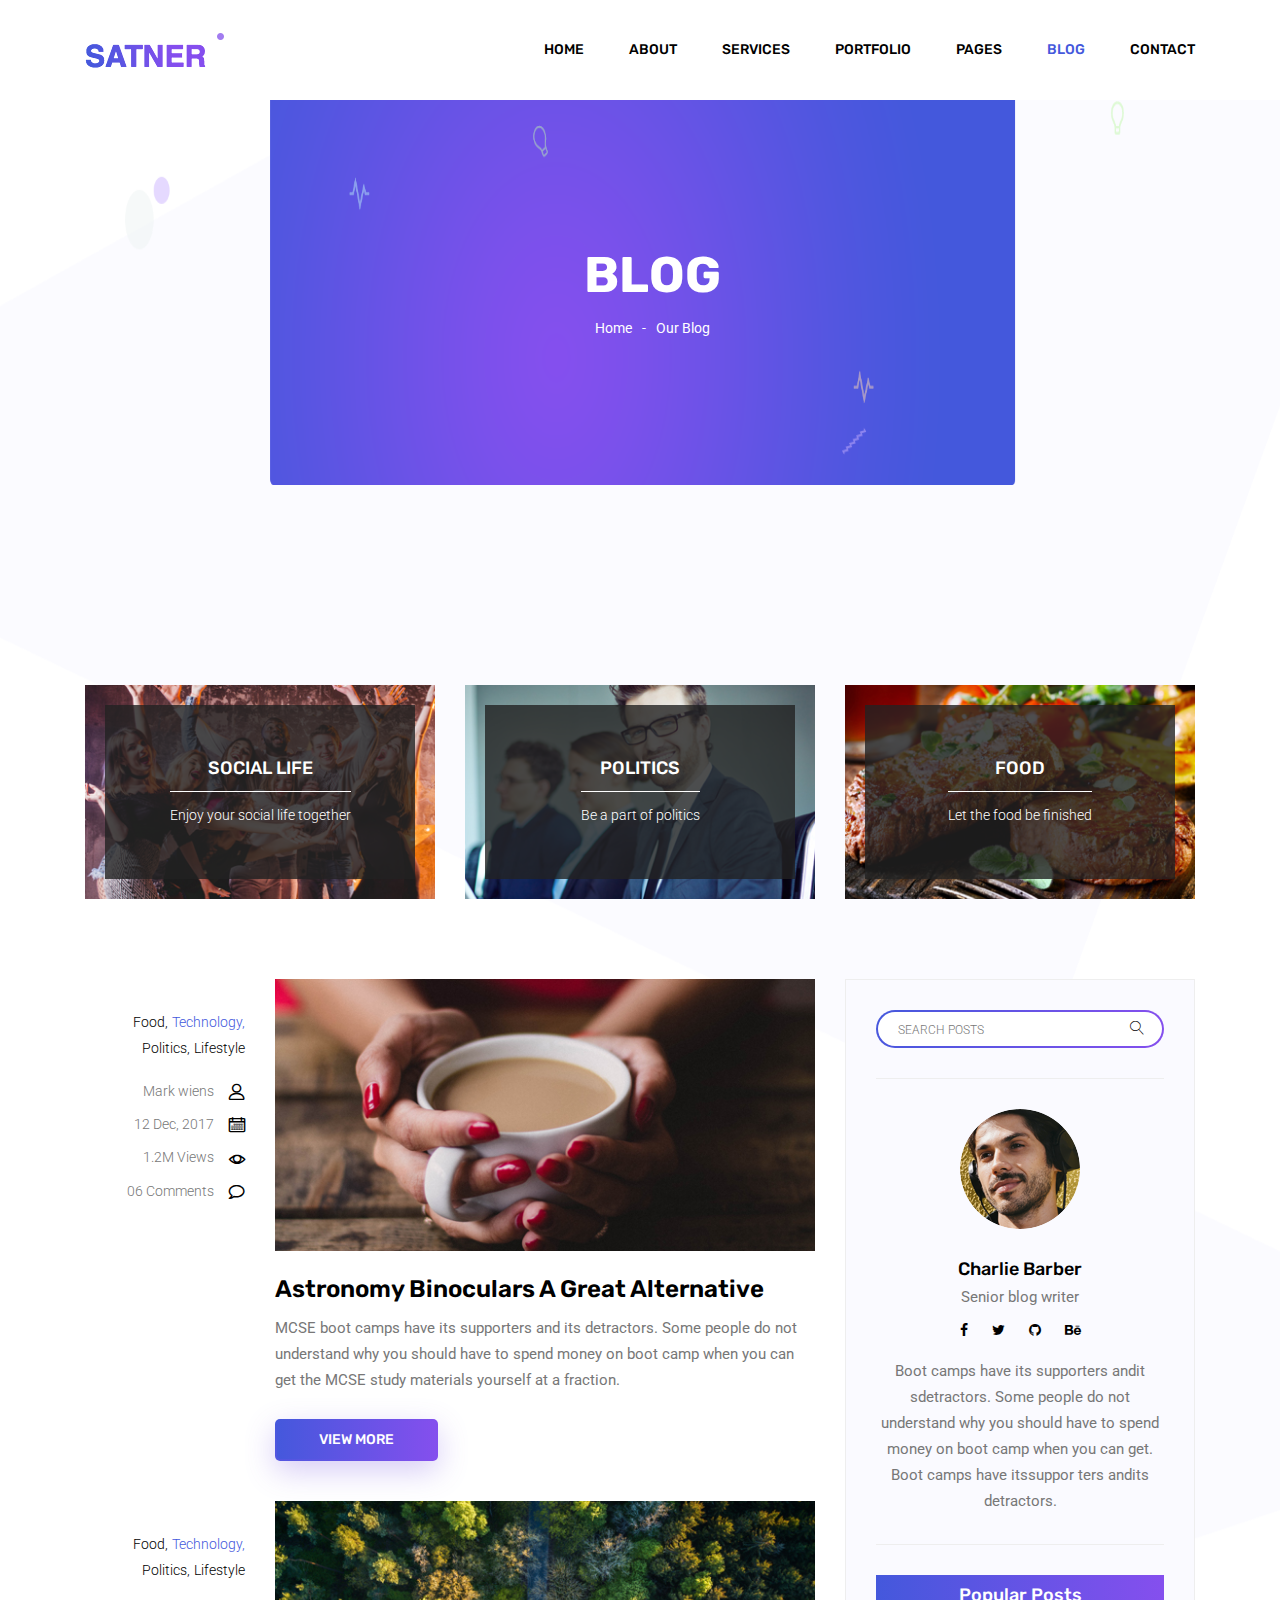
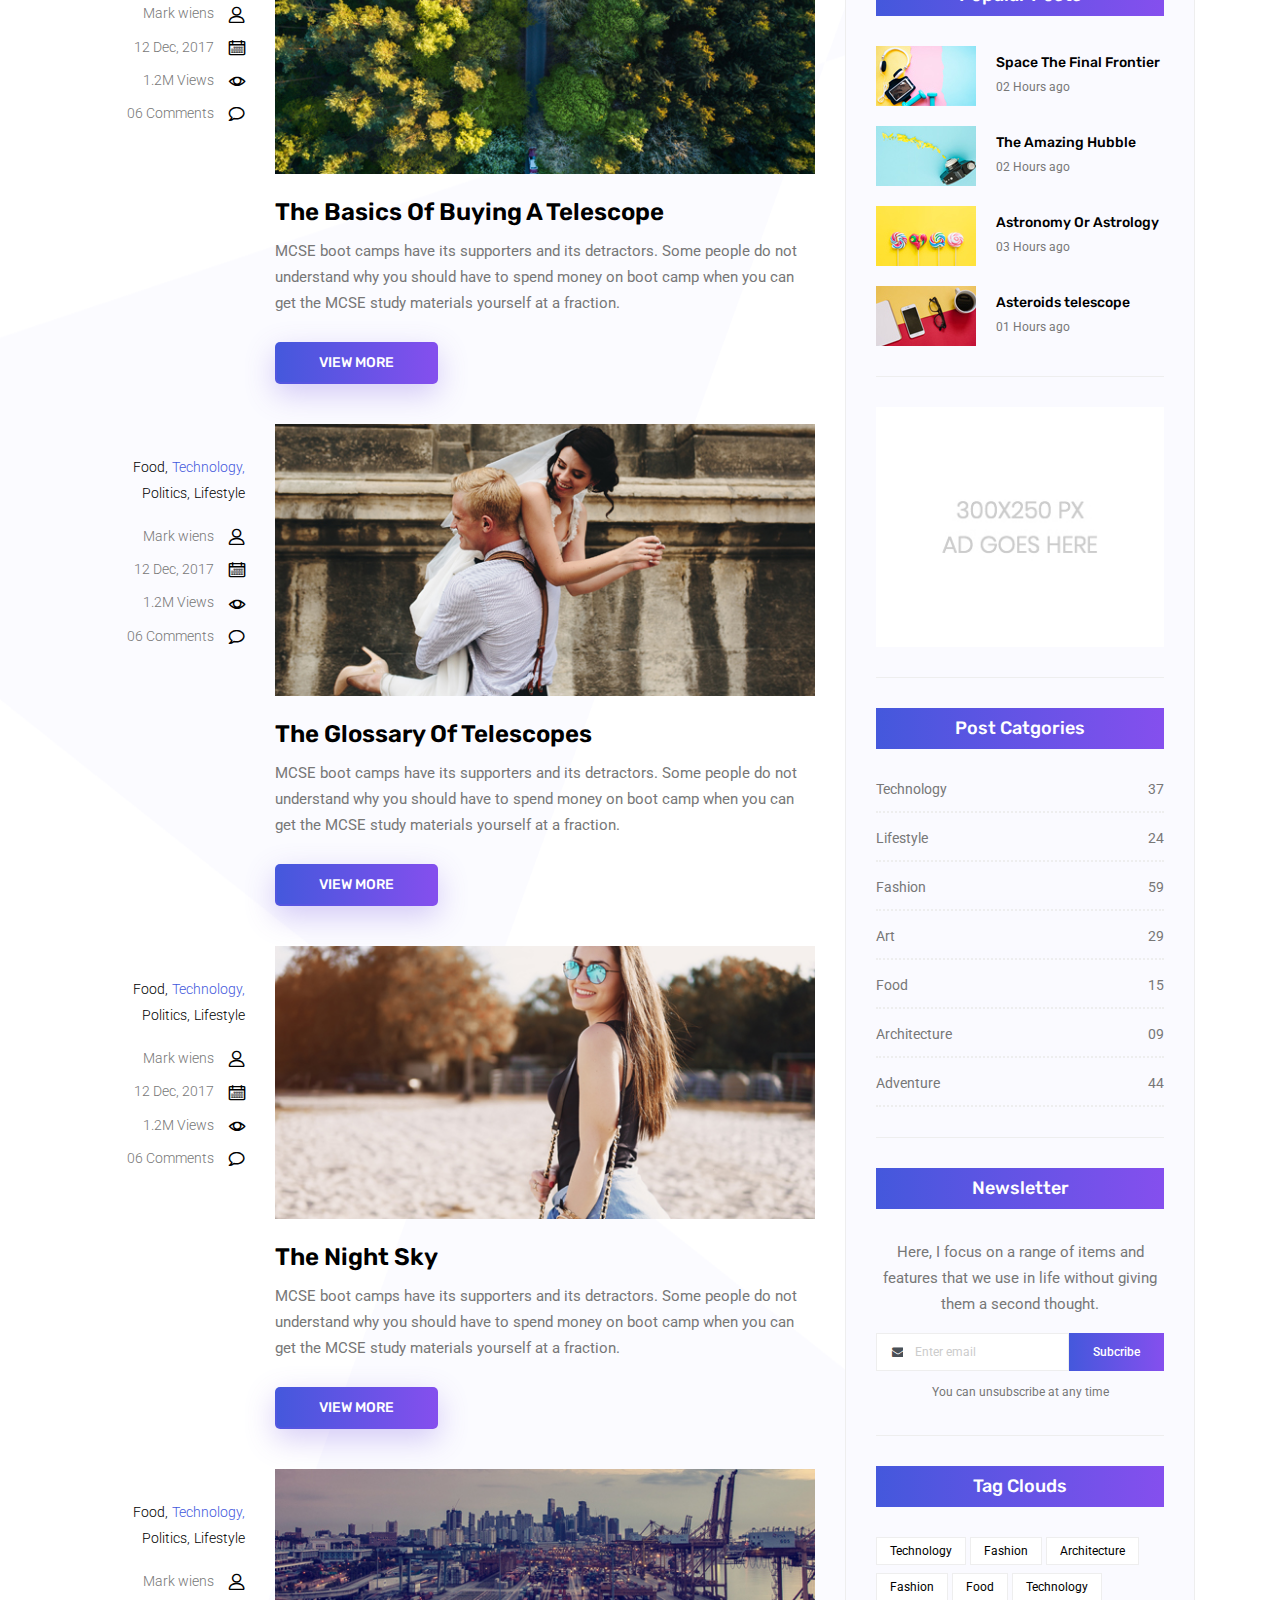
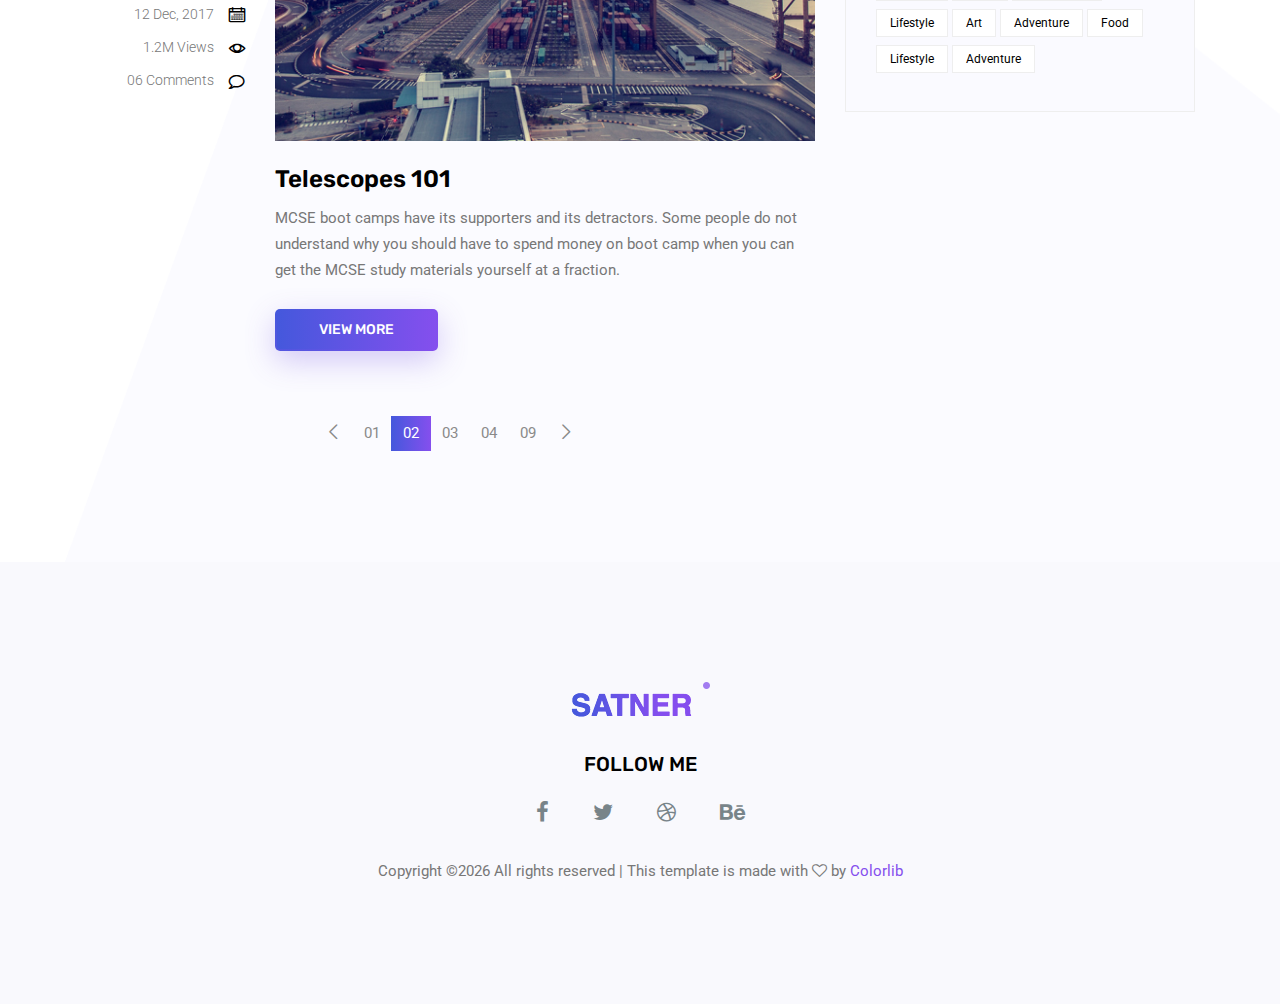
<file: blog.html>
<!doctype html>
<html lang="en">

<head>
	<!-- Required meta tags -->
	<meta charset="utf-8">
	<meta name="viewport" content="width=device-width, initial-scale=1, shrink-to-fit=no">
	<link rel="icon" href="img/favicon.png" type="image/png">
	<title>Blog</title>
	<!-- Bootstrap CSS -->
	<link rel="stylesheet" href="css/bootstrap.css">
	<link rel="stylesheet" href="vendors/linericon/style.css">
	<link rel="stylesheet" href="css/font-awesome.min.css">
	<link rel="stylesheet" href="vendors/owl-carousel/owl.carousel.min.css">
	<link rel="stylesheet" href="css/magnific-popup.css">
	<link rel="stylesheet" href="vendors/nice-select/css/nice-select.css">
	<!-- main css -->
	<link rel="stylesheet" href="css/style.css">
</head>

<body class="blog_version">

	<!--================ Start Header Area =================-->
	<header class="header_area">
		<div class="main_menu">
			<nav class="navbar navbar-expand-lg navbar-light">
				<div class="container">
					<!-- Brand and toggle get grouped for better mobile display -->
					<a class="navbar-brand logo_h" href="index.html"><img src="img/logo.png" alt=""></a>
					<button class="navbar-toggler" type="button" data-toggle="collapse" data-target="#navbarSupportedContent"
					 aria-controls="navbarSupportedContent" aria-expanded="false" aria-label="Toggle navigation">
						<span class="icon-bar"></span>
						<span class="icon-bar"></span>
						<span class="icon-bar"></span>
					</button>
					<!-- Collect the nav links, forms, and other content for toggling -->
					<div class="collapse navbar-collapse offset" id="navbarSupportedContent">
						<ul class="nav navbar-nav menu_nav justify-content-end">
							<li class="nav-item"><a class="nav-link" href="index.html">Home</a></li>
							<li class="nav-item"><a class="nav-link" href="about.html">About</a></li>
							<li class="nav-item"><a class="nav-link" href="services.html">Services</a></li>
							<li class="nav-item"><a class="nav-link" href="portfolio.html">Portfolio</a></li>
							<li class="nav-item submenu dropdown">
								<a href="#" class="nav-link dropdown-toggle" data-toggle="dropdown" role="button" aria-haspopup="true"
								 aria-expanded="false">Pages</a>
								<ul class="dropdown-menu">
                                    <li class="nav-item"><a class="nav-link" href="elements.html">Elements</a></li>
                                    <li class="nav-item"><a class="nav-link" href="portfolio-details.html">Portfolio Details</a></li>
								</ul>
							</li>
							<li class="nav-item submenu dropdown active">
								<a href="#" class="nav-link dropdown-toggle" data-toggle="dropdown" role="button" aria-haspopup="true"
								 aria-expanded="false">Blog</a>
								<ul class="dropdown-menu">
									<li class="nav-item"><a class="nav-link" href="blog.html">Blog</a></li>
									<li class="nav-item"><a class="nav-link" href="single-blog.html">Blog Details</a></li>
								</ul>
							</li>
							<li class="nav-item"><a class="nav-link" href="contact.html">Contact</a></li>
						</ul>
					</div>
				</div>
			</nav>
		</div>
	</header>
	<!--================ End Header Area =================-->

    <!--================ Start Banner Area =================-->
    <section class="banner_area">
        <div class="banner_inner d-flex align-items-center">
            <div class="container">
                <div class="banner_content text-center">
                    <h2>Blog</h2>
                    <div class="page_link">
                        <a href="index.html">Home</a>
                        <a href="blog.html">Our Blog</a>
                    </div>
                </div>
            </div>
        </div>
    </section>
    <!--================ End Banner Area =================-->
        
    <!--================Blog Categorie Area =================-->
    <section class="blog_categorie_area section_gap_top">
        <div class="container">
            <div class="row">
                <div class="col-lg-4">
                    <div class="categories_post">
                        <img src="img/blog/cat-post/cat-post-3.jpg" alt="post">
                        <div class="categories_details">
                            <div class="categories_text">
                                <a href="single-blog.html"><h5>Social Life</h5></a>
                                <div class="border_line"></div>
                                <p>Enjoy your social life together</p>
                            </div>
                        </div>
                    </div>
                </div>
                <div class="col-lg-4">
                    <div class="categories_post">
                        <img src="img/blog/cat-post/cat-post-2.jpg" alt="post">
                        <div class="categories_details">
                            <div class="categories_text">
                                <a href="single-blog.html"><h5>Politics</h5></a>
                                <div class="border_line"></div>
                                <p>Be a part of politics</p>
                            </div>
                        </div>
                    </div>
                </div>
                <div class="col-lg-4">
                    <div class="categories_post">
                        <img src="img/blog/cat-post/cat-post-1.jpg" alt="post">
                        <div class="categories_details">
                            <div class="categories_text">
                                <a href="single-blog.html"><h5>Food</h5></a>
                                <div class="border_line"></div>
                                <p>Let the food be finished</p>
                            </div>
                        </div>
                    </div>
                </div>
            </div>
        </div>
    </section>
    <!--================Blog Categorie Area =================-->
    
    <!--================Blog Area =================-->
    <section class="blog_area">
        <div class="container">
            <div class="row">
                <div class="col-lg-8">
                    <div class="blog_left_sidebar">
                        <article class="row blog_item">
                            <div class="col-md-3">
                                <div class="blog_info text-right">
                                    <div class="post_tag">
                                        <a href="#">Food,</a>
                                        <a class="active" href="#">Technology,</a>
                                        <a href="#">Politics,</a>
                                        <a href="#">Lifestyle</a>
                                    </div>
                                    <ul class="blog_meta list">
                                        <li><a href="#">Mark wiens<i class="lnr lnr-user"></i></a></li>
                                        <li><a href="#">12 Dec, 2017<i class="lnr lnr-calendar-full"></i></a></li>
                                        <li><a href="#">1.2M Views<i class="lnr lnr-eye"></i></a></li>
                                        <li><a href="#">06 Comments<i class="lnr lnr-bubble"></i></a></li>
                                    </ul>
                                </div>
                            </div>
                            <div class="col-md-9">
                                <div class="blog_post">
                                    <img src="img/blog/main-blog/m-blog-1.jpg" alt="">
                                    <div class="blog_details">
                                        <a href="single-blog.html"><h2>Astronomy Binoculars A Great Alternative</h2></a>
                                        <p>MCSE boot camps have its supporters and its detractors. Some people do not understand why you should have to spend money on boot camp when you can get the MCSE study materials yourself at a fraction.</p>
                                        <a href="single-blog.html" class="primary_btn"><span>View More</span></a>
                                    </div>
                                </div>
                            </div>
                        </article>
                        <article class="row blog_item">
                            <div class="col-md-3">
                                <div class="blog_info text-right">
                                    <div class="post_tag">
                                        <a href="#">Food,</a>
                                        <a class="active" href="#">Technology,</a>
                                        <a href="#">Politics,</a>
                                        <a href="#">Lifestyle</a>
                                    </div>
                                    <ul class="blog_meta list">
                                        <li><a href="#">Mark wiens<i class="lnr lnr-user"></i></a></li>
                                        <li><a href="#">12 Dec, 2017<i class="lnr lnr-calendar-full"></i></a></li>
                                        <li><a href="#">1.2M Views<i class="lnr lnr-eye"></i></a></li>
                                        <li><a href="#">06 Comments<i class="lnr lnr-bubble"></i></a></li>
                                    </ul>
                                </div>
                            </div>
                            <div class="col-md-9">
                                <div class="blog_post">
                                    <img src="img/blog/main-blog/m-blog-2.jpg" alt="">
                                    <div class="blog_details">
                                        <a href="single-blog.html"><h2>The Basics Of Buying A Telescope</h2></a>
                                        <p>MCSE boot camps have its supporters and its detractors. Some people do not understand why you should have to spend money on boot camp when you can get the MCSE study materials yourself at a fraction.</p>
                                        <a href="single-blog.html" class="primary_btn"><span>View More</span></a>
                                    </div>
                                </div>
                            </div>
                        </article>
                        <article class="row blog_item">
                            <div class="col-md-3">
                                <div class="blog_info text-right">
                                    <div class="post_tag">
                                        <a href="#">Food,</a>
                                        <a class="active" href="#">Technology,</a>
                                        <a href="#">Politics,</a>
                                        <a href="#">Lifestyle</a>
                                    </div>
                                    <ul class="blog_meta list">
                                        <li><a href="#">Mark wiens<i class="lnr lnr-user"></i></a></li>
                                        <li><a href="#">12 Dec, 2017<i class="lnr lnr-calendar-full"></i></a></li>
                                        <li><a href="#">1.2M Views<i class="lnr lnr-eye"></i></a></li>
                                        <li><a href="#">06 Comments<i class="lnr lnr-bubble"></i></a></li>
                                    </ul>
                                </div>
                            </div>
                            <div class="col-md-9">
                                <div class="blog_post">
                                    <img src="img/blog/main-blog/m-blog-3.jpg" alt="">
                                    <div class="blog_details">
                                        <a href="single-blog.html"><h2>The Glossary Of Telescopes</h2></a>
                                        <p>MCSE boot camps have its supporters and its detractors. Some people do not understand why you should have to spend money on boot camp when you can get the MCSE study materials yourself at a fraction.</p>
                                        <a href="single-blog.html" class="primary_btn"><span>View More</span></a>
                                    </div>
                                </div>
                            </div>
                        </article>
                        <article class="row blog_item">
                            <div class="col-md-3">
                                <div class="blog_info text-right">
                                    <div class="post_tag">
                                        <a href="#">Food,</a>
                                        <a class="active" href="#">Technology,</a>
                                        <a href="#">Politics,</a>
                                        <a href="#">Lifestyle</a>
                                    </div>
                                    <ul class="blog_meta list">
                                        <li><a href="#">Mark wiens<i class="lnr lnr-user"></i></a></li>
                                        <li><a href="#">12 Dec, 2017<i class="lnr lnr-calendar-full"></i></a></li>
                                        <li><a href="#">1.2M Views<i class="lnr lnr-eye"></i></a></li>
                                        <li><a href="#">06 Comments<i class="lnr lnr-bubble"></i></a></li>
                                    </ul>
                                </div>
                            </div>
                            <div class="col-md-9">
                                <div class="blog_post">
                                    <img src="img/blog/main-blog/m-blog-4.jpg" alt="">
                                    <div class="blog_details">
                                        <a href="single-blog.html"><h2>The Night Sky</h2></a>
                                        <p>MCSE boot camps have its supporters and its detractors. Some people do not understand why you should have to spend money on boot camp when you can get the MCSE study materials yourself at a fraction.</p>
                                        <a href="single-blog.html" class="primary_btn"><span>View More</span></a>
                                    </div>
                                </div>
                            </div>
                        </article>
                        <article class="row blog_item">
                            <div class="col-md-3">
                                <div class="blog_info text-right">
                                    <div class="post_tag">
                                        <a href="#">Food,</a>
                                        <a class="active" href="#">Technology,</a>
                                        <a href="#">Politics,</a>
                                        <a href="#">Lifestyle</a>
                                    </div>
                                    <ul class="blog_meta list">
                                        <li><a href="#">Mark wiens<i class="lnr lnr-user"></i></a></li>
                                        <li><a href="#">12 Dec, 2017<i class="lnr lnr-calendar-full"></i></a></li>
                                        <li><a href="#">1.2M Views<i class="lnr lnr-eye"></i></a></li>
                                        <li><a href="#">06 Comments<i class="lnr lnr-bubble"></i></a></li>
                                    </ul>
                                </div>
                            </div>
                            <div class="col-md-9">
                                <div class="blog_post">
                                    <img src="img/blog/main-blog/m-blog-5.jpg" alt="">
                                    <div class="blog_details">
                                        <a href="single-blog.html"><h2>Telescopes 101</h2></a>
                                        <p>MCSE boot camps have its supporters and its detractors. Some people do not understand why you should have to spend money on boot camp when you can get the MCSE study materials yourself at a fraction.</p>
                                        <a href="single-blog.html" class="primary_btn"><span>View More</span></a>
                                    </div>
                                </div>
                            </div>
                        </article>
                        <nav class="blog-pagination justify-content-center d-flex">
                            <ul class="pagination">
                                <li class="page-item">
                                    <a href="#" class="page-link" aria-label="Previous">
                                        <span aria-hidden="true">
                                            <span class="lnr lnr-chevron-left"></span>
                                        </span>
                                    </a>
                                </li>
                                <li class="page-item"><a href="#" class="page-link">01</a></li>
                                <li class="page-item active"><a href="#" class="page-link">02</a></li>
                                <li class="page-item"><a href="#" class="page-link">03</a></li>
                                <li class="page-item"><a href="#" class="page-link">04</a></li>
                                <li class="page-item"><a href="#" class="page-link">09</a></li>
                                <li class="page-item">
                                    <a href="#" class="page-link" aria-label="Next">
                                        <span aria-hidden="true">
                                            <span class="lnr lnr-chevron-right"></span>
                                        </span>
                                    </a>
                                </li>
                            </ul>
                        </nav>
                    </div>
                </div>
                <div class="col-lg-4">
                    <div class="blog_right_sidebar">
                        <aside class="single_sidebar_widget search_widget">
                            <div class="input-group">
                                <input type="text" class="form-control" placeholder="Search Posts">
                                <span class="input-group-btn">
                                    <button class="btn btn-default" type="button"><i class="lnr lnr-magnifier"></i></button>
                                </span>
                            </div><!-- /input-group -->
                            <div class="br"></div>
                        </aside>
                        <aside class="single_sidebar_widget author_widget">
                            <img class="author_img rounded-circle" src="img/blog/author.png" alt="">
                            <h4>Charlie Barber</h4>
                            <p>Senior blog writer</p>
                            <div class="social_icon">
                                <a href="#"><i class="fa fa-facebook"></i></a>
                                <a href="#"><i class="fa fa-twitter"></i></a>
                                <a href="#"><i class="fa fa-github"></i></a>
                                <a href="#"><i class="fa fa-behance"></i></a>
                            </div>
                            <p>Boot camps have its supporters andit sdetractors. Some people do not understand why you should have to spend money on boot camp when you can get. Boot camps have itssuppor ters andits detractors.</p>
                            <div class="br"></div>
                        </aside>
                        <aside class="single_sidebar_widget popular_post_widget">
                            <h3 class="widget_title">Popular Posts</h3>
                            <div class="media post_item">
                                <img src="img/blog/popular-post/post1.jpg" alt="post">
                                <div class="media-body">
                                    <a href="single-blog.html"><h3>Space The Final Frontier</h3></a>
                                    <p>02 Hours ago</p>
                                </div>
                            </div>
                            <div class="media post_item">
                                <img src="img/blog/popular-post/post2.jpg" alt="post">
                                <div class="media-body">
                                    <a href="single-blog.html"><h3>The Amazing Hubble</h3></a>
                                    <p>02 Hours ago</p>
                                </div>
                            </div>
                            <div class="media post_item">
                                <img src="img/blog/popular-post/post3.jpg" alt="post">
                                <div class="media-body">
                                    <a href="single-blog.html"><h3>Astronomy Or Astrology</h3></a>
                                    <p>03 Hours ago</p>
                                </div>
                            </div>
                            <div class="media post_item">
                                <img src="img/blog/popular-post/post4.jpg" alt="post">
                                <div class="media-body">
                                    <a href="single-blog.html"><h3>Asteroids telescope</h3></a>
                                    <p>01 Hours ago</p>
                                </div>
                            </div>
                            <div class="br"></div>
                        </aside>
                        <aside class="single_sidebar_widget ads_widget">
                            <a href="#"><img class="img-fluid" src="img/blog/add.jpg" alt=""></a>
                            <div class="br"></div>
                        </aside>
                        <aside class="single_sidebar_widget post_category_widget">
                            <h4 class="widget_title">Post Catgories</h4>
                            <ul class="list cat-list">
                                <li>
                                    <a href="#" class="d-flex justify-content-between">
                                        <p>Technology</p>
                                        <p>37</p>
                                    </a>
                                </li>
                                <li>
                                    <a href="#" class="d-flex justify-content-between">
                                        <p>Lifestyle</p>
                                        <p>24</p>
                                    </a>
                                </li>
                                <li>
                                    <a href="#" class="d-flex justify-content-between">
                                        <p>Fashion</p>
                                        <p>59</p>
                                    </a>
                                </li>
                                <li>
                                    <a href="#" class="d-flex justify-content-between">
                                        <p>Art</p>
                                        <p>29</p>
                                    </a>
                                </li>
                                <li>
                                    <a href="#" class="d-flex justify-content-between">
                                        <p>Food</p>
                                        <p>15</p>
                                    </a>
                                </li>
                                <li>
                                    <a href="#" class="d-flex justify-content-between">
                                        <p>Architecture</p>
                                        <p>09</p>
                                    </a>
                                </li>
                                <li>
                                    <a href="#" class="d-flex justify-content-between">
                                        <p>Adventure</p>
                                        <p>44</p>
                                    </a>
                                </li>															
                            </ul>
                            <div class="br"></div>
                        </aside>
                        <aside class="single-sidebar-widget newsletter_widget">
                            <h4 class="widget_title">Newsletter</h4>
                            <p>
                            Here, I focus on a range of items and features that we use in life without
                            giving them a second thought.
                            </p>
                            <div class="form-group d-flex flex-row">
                                <div class="input-group">
                                    <div class="input-group-prepend">
                                        <div class="input-group-text"><i class="fa fa-envelope" aria-hidden="true"></i></div>
                                    </div>
                                    <input type="text" class="form-control" id="inlineFormInputGroup" placeholder="Enter email" onfocus="this.placeholder = ''" onblur="this.placeholder = 'Enter email'">
                                </div>
                                <a href="#" class="bbtns">Subcribe</a>
                            </div>	
                            <p class="text-bottom">You can unsubscribe at any time</p>	
                            <div class="br"></div>							
                        </aside>
                        <aside class="single-sidebar-widget tag_cloud_widget">
                            <h4 class="widget_title">Tag Clouds</h4>
                            <ul class="list">
                                <li><a href="#">Technology</a></li>
                                <li><a href="#">Fashion</a></li>
                                <li><a href="#">Architecture</a></li>
                                <li><a href="#">Fashion</a></li>
                                <li><a href="#">Food</a></li>
                                <li><a href="#">Technology</a></li>
                                <li><a href="#">Lifestyle</a></li>
                                <li><a href="#">Art</a></li>
                                <li><a href="#">Adventure</a></li>
                                <li><a href="#">Food</a></li>
                                <li><a href="#">Lifestyle</a></li>
                                <li><a href="#">Adventure</a></li>
                            </ul>
                        </aside>
                    </div>
                </div>
            </div>
        </div>
    </section>
    <!--================Blog Area =================-->
    
    <!--================Footer Area =================-->
	<footer class="footer_area">
        <div class="container">
            <div class="row justify-content-center">
                <div class="col-lg-12">
                    <div class="footer_top flex-column">
                        <div class="footer_logo">
                            <a href="#">
                                <img src="img/logo.png" alt="">
                            </a>
                            <h4>Follow Me</h4>
                        </div>
                        <div class="footer_social">
                            <a href="#"><i class="fa fa-facebook"></i></a>
                            <a href="#"><i class="fa fa-twitter"></i></a>
                            <a href="#"><i class="fa fa-dribbble"></i></a>
                            <a href="#"><i class="fa fa-behance"></i></a>
                        </div>
                    </div>
                </div>
            </div>
            <div class="row footer_bottom justify-content-center">
                <p class="col-lg-8 col-sm-12 footer-text">
                    <!-- Link back to Colorlib can't be removed. Template is licensed under CC BY 3.0. -->
Copyright &copy;<script>document.write(new Date().getFullYear());</script> All rights reserved | This template is made with <i class="fa fa-heart-o" aria-hidden="true"></i> by <a href="https://colorlib.com" target="_blank">Colorlib</a>
<!-- Link back to Colorlib can't be removed. Template is licensed under CC BY 3.0. --></p>
            </div>
        </div>
    </footer>
    <!--================End Footer Area =================-->
   
    <!-- Optional JavaScript -->
    <!-- jQuery first, then Popper.js, then Bootstrap JS -->
    <script src="js/jquery-3.2.1.min.js"></script>
    <script src="js/popper.js"></script>
    <script src="js/bootstrap.min.js"></script>
    <script src="js/stellar.js"></script>
    <script src="vendors/lightbox/simpleLightbox.min.js"></script>
    <script src="vendors/nice-select/js/jquery.nice-select.min.js"></script>
    <script src="vendors/isotope/imagesloaded.pkgd.min.js"></script>
    <script src="vendors/isotope/isotope-min.js"></script>
    <script src="vendors/owl-carousel/owl.carousel.min.js"></script>
    <script src="js/jquery.ajaxchimp.min.js"></script>
    <script src="js/mail-script.js"></script>
    <script src="js/theme.js"></script>
</body>
</html>
</file>
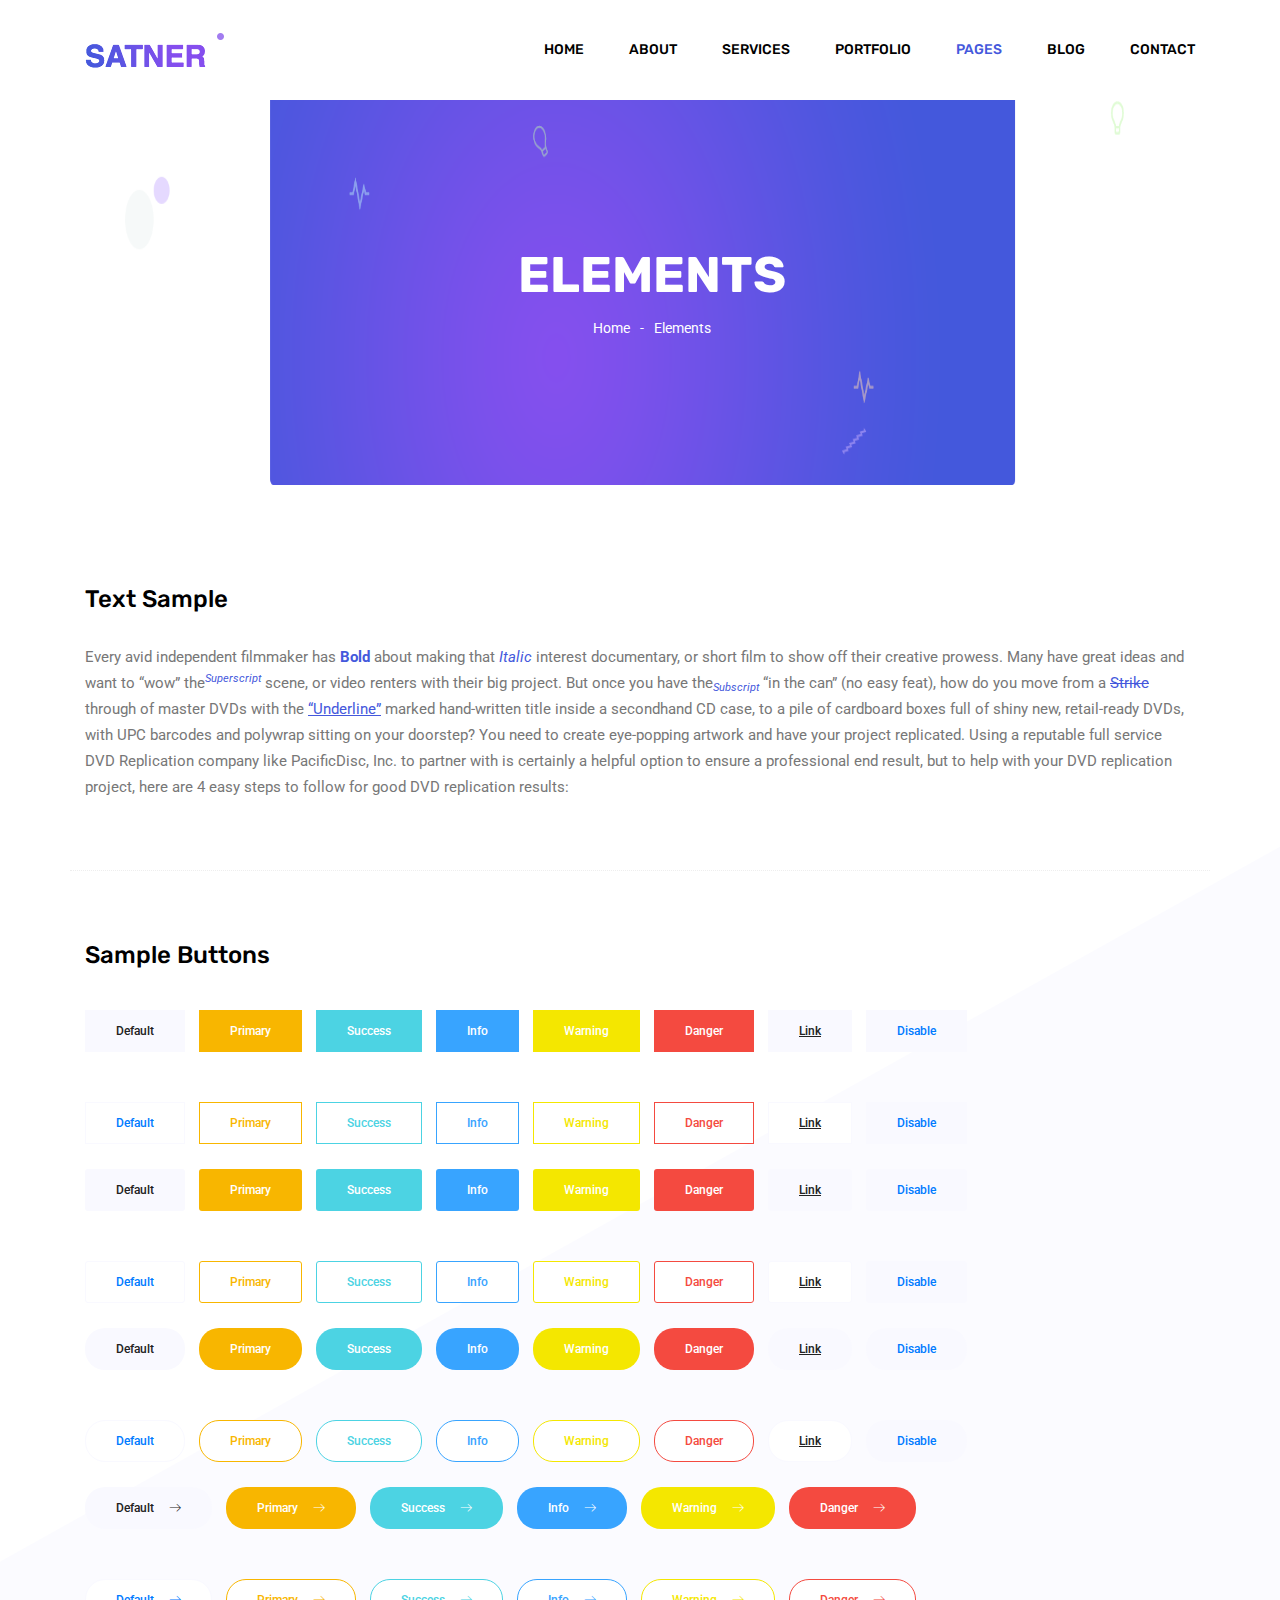
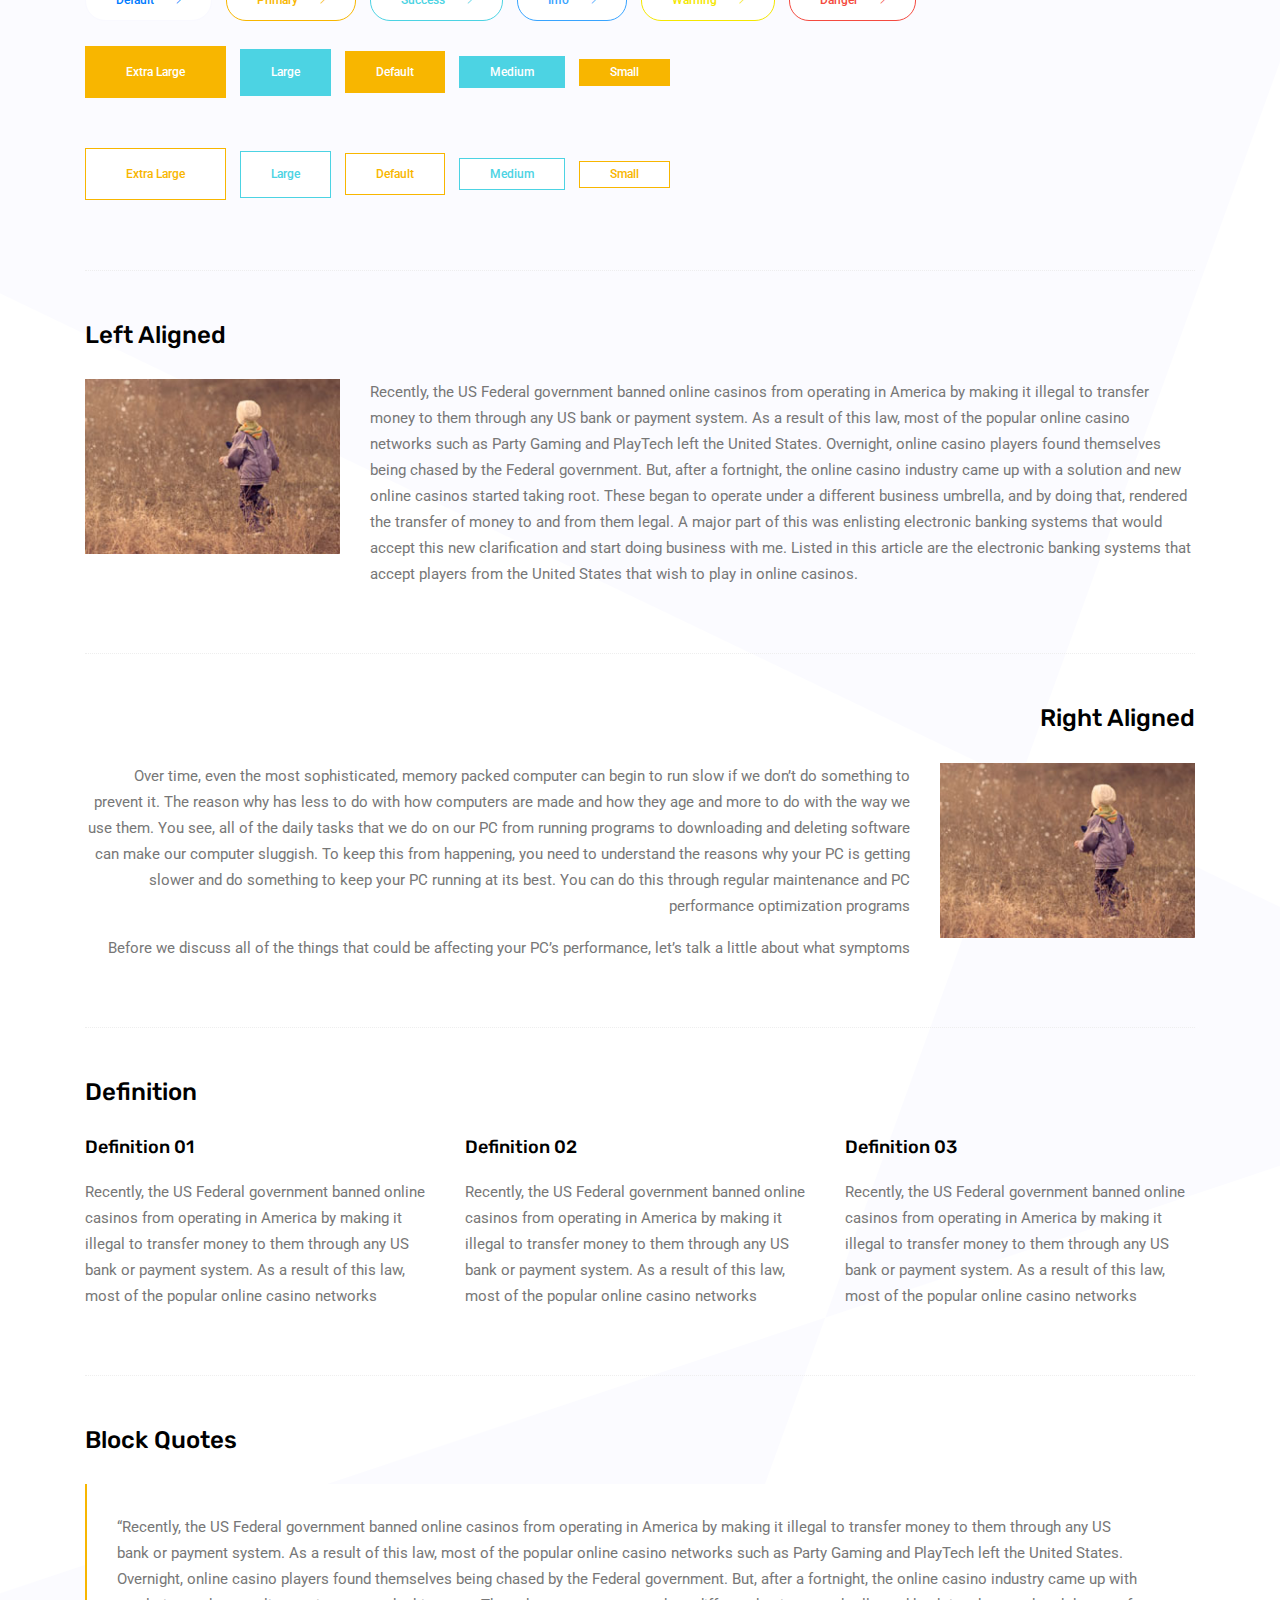
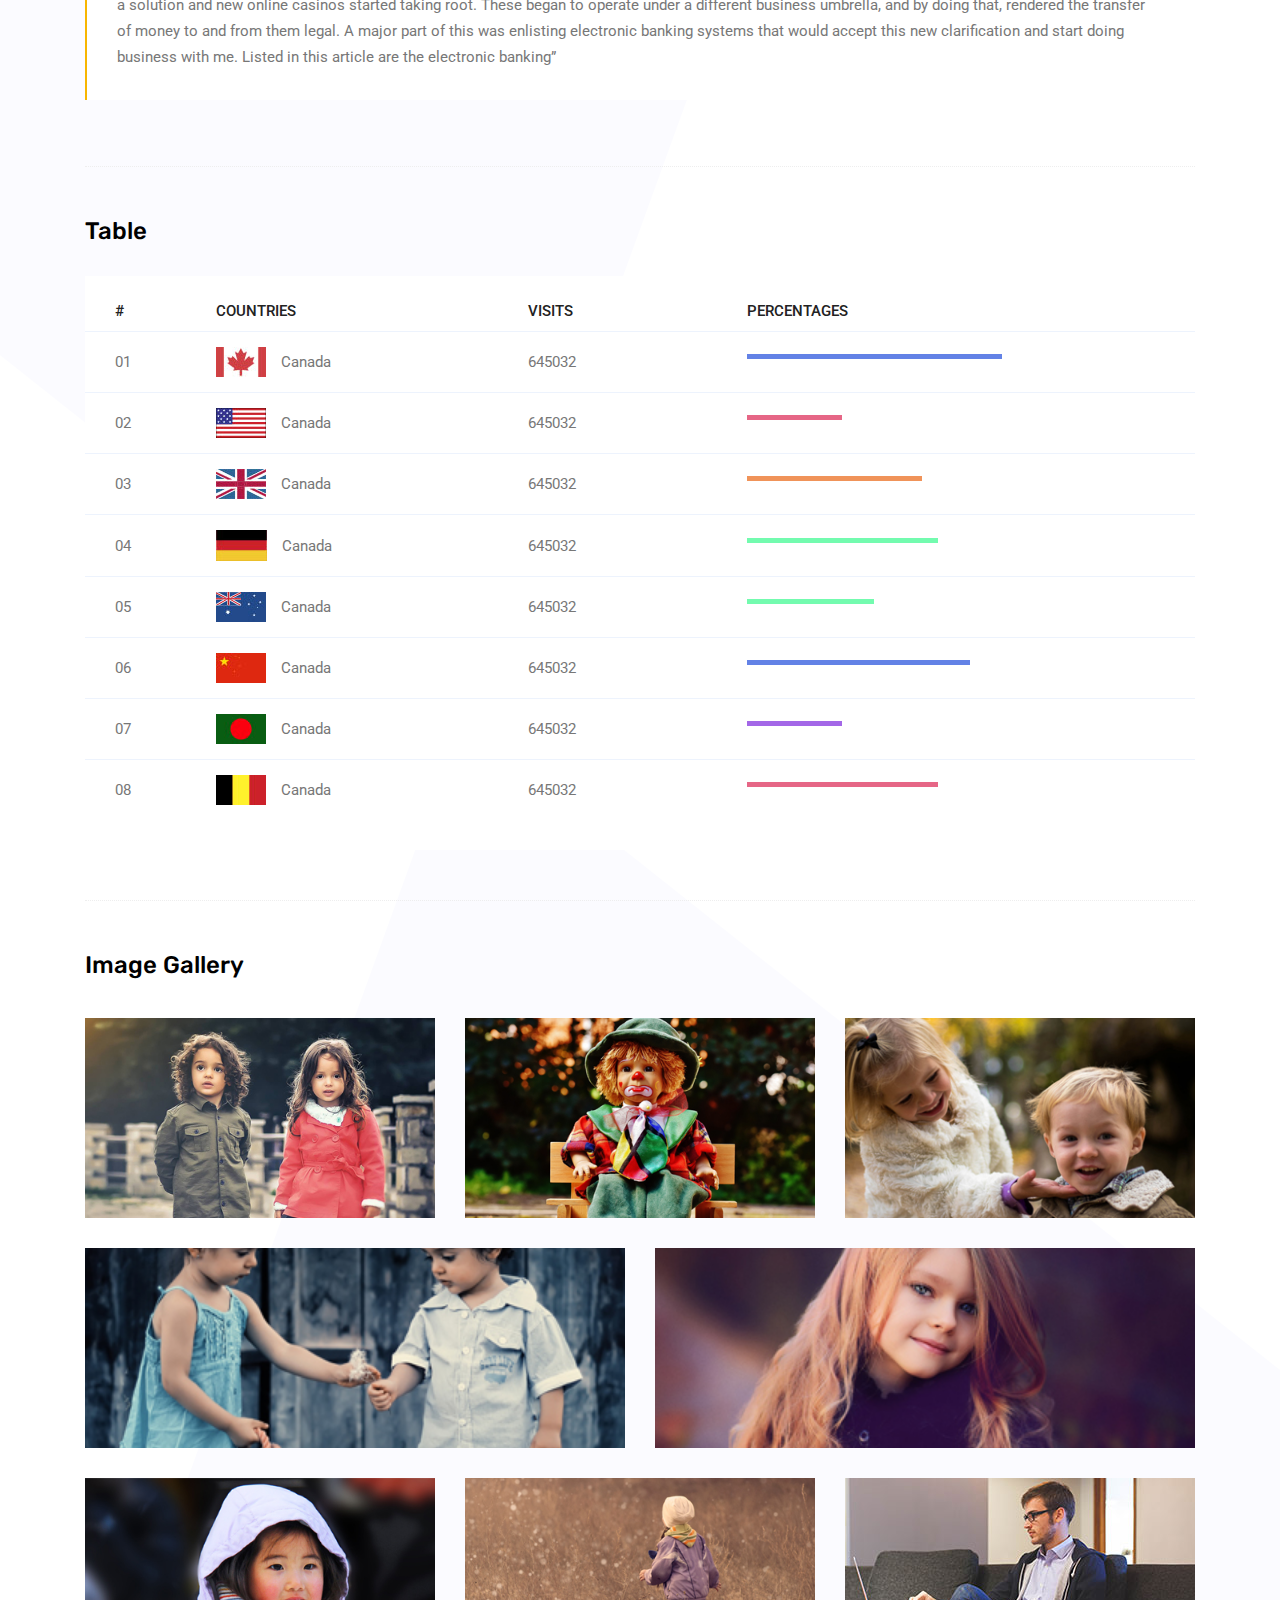
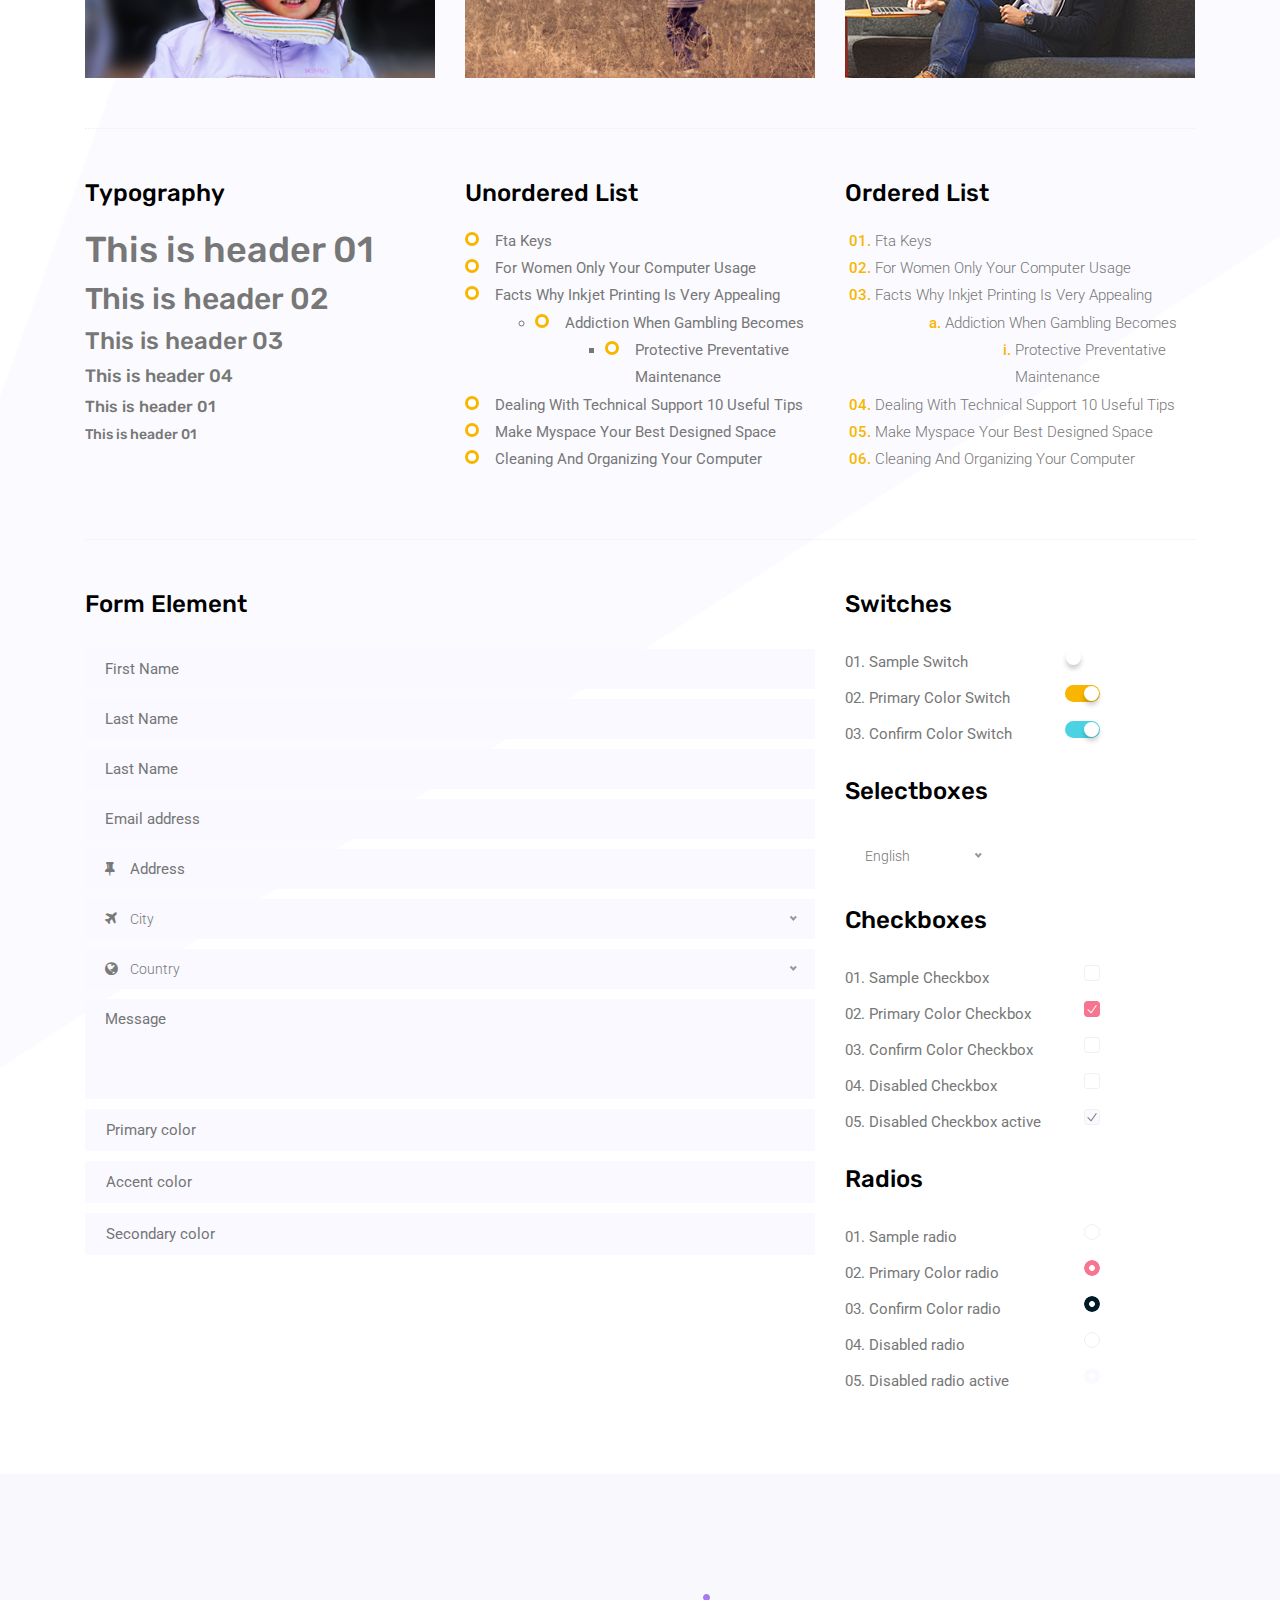
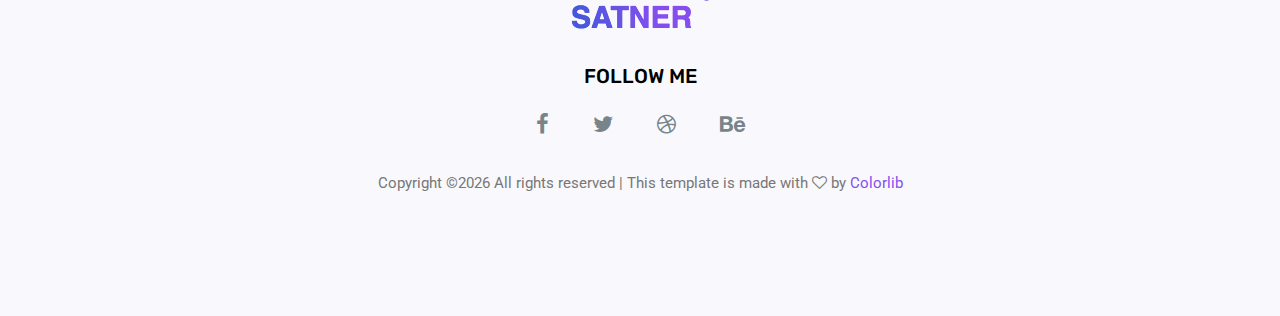
<file: elements.html>
<!doctype html>
<html lang="en">

<head>
	<!-- Required meta tags -->
	<meta charset="utf-8">
	<meta name="viewport" content="width=device-width, initial-scale=1, shrink-to-fit=no">
	<link rel="icon" href="img/favicon.png" type="image/png">
	<title>Elements</title>
	<!-- Bootstrap CSS -->
	<link rel="stylesheet" href="css/bootstrap.css">
	<link rel="stylesheet" href="vendors/linericon/style.css">
	<link rel="stylesheet" href="css/font-awesome.min.css">
	<link rel="stylesheet" href="vendors/owl-carousel/owl.carousel.min.css">
	<link rel="stylesheet" href="css/magnific-popup.css">
	<link rel="stylesheet" href="vendors/nice-select/css/nice-select.css">
	<!-- main css -->
	<link rel="stylesheet" href="css/style.css">
</head>

<body class="blog_version">

	<!--================ Start Header Area =================-->
	<header class="header_area">
		<div class="main_menu">
			<nav class="navbar navbar-expand-lg navbar-light">
				<div class="container">
					<!-- Brand and toggle get grouped for better mobile display -->
					<a class="navbar-brand logo_h" href="index.html"><img src="img/logo.png" alt=""></a>
					<button class="navbar-toggler" type="button" data-toggle="collapse" data-target="#navbarSupportedContent"
					 aria-controls="navbarSupportedContent" aria-expanded="false" aria-label="Toggle navigation">
						<span class="icon-bar"></span>
						<span class="icon-bar"></span>
						<span class="icon-bar"></span>
					</button>
					<!-- Collect the nav links, forms, and other content for toggling -->
					<div class="collapse navbar-collapse offset" id="navbarSupportedContent">
						<ul class="nav navbar-nav menu_nav justify-content-end">
							<li class="nav-item"><a class="nav-link" href="index.html">Home</a></li>
							<li class="nav-item"><a class="nav-link" href="about.html">About</a></li>
							<li class="nav-item"><a class="nav-link" href="services.html">Services</a></li>
							<li class="nav-item"><a class="nav-link" href="portfolio.html">Portfolio</a></li>
							<li class="nav-item submenu dropdown active">
								<a href="#" class="nav-link dropdown-toggle" data-toggle="dropdown" role="button" aria-haspopup="true"
								 aria-expanded="false">Pages</a>
								<ul class="dropdown-menu">
                                    <li class="nav-item"><a class="nav-link" href="elements.html">Elements</a></li>
                                    <li class="nav-item"><a class="nav-link" href="portfolio-details.html">Portfolio Details</a></li>
								</ul>
							</li>
							<li class="nav-item submenu dropdown">
								<a href="#" class="nav-link dropdown-toggle" data-toggle="dropdown" role="button" aria-haspopup="true"
								 aria-expanded="false">Blog</a>
								<ul class="dropdown-menu">
									<li class="nav-item"><a class="nav-link" href="blog.html">Blog</a></li>
									<li class="nav-item"><a class="nav-link" href="single-blog.html">Blog Details</a></li>
								</ul>
							</li>
							<li class="nav-item"><a class="nav-link" href="contact.html">Contact</a></li>
						</ul>
					</div>
				</div>
			</nav>
		</div>
	</header>
	<!--================ End Header Area =================-->

    <!--================ Start Banner Area =================-->
    <section class="banner_area">
        <div class="banner_inner d-flex align-items-center">
            <div class="container">
                <div class="banner_content text-center">
                    <h2>Elements</h2>
                    <div class="page_link">
                        <a href="index.html">Home</a>
                        <a href="elements.html">Elements</a>
                    </div>
                </div>
            </div>
        </div>
    </section>
    <!--================ End Banner Area =================-->
        
	<!-- Start Sample Area -->
	<section class="sample-text-area">
		<div class="container">
			<h3 class="text-heading title_color">Text Sample</h3>
			<p class="sample-text">
				Every avid independent filmmaker has <b>Bold</b> about making that <i>Italic</i> interest documentary, or short film to show off their creative prowess. Many have great ideas and want to “wow” the<sup>Superscript</sup> scene, or video renters with their big project.  But once you have the<sub>Subscript</sub> “in the can” (no easy feat), how do you move from a <del>Strike</del> through of master DVDs with the <u>“Underline”</u> marked hand-written title inside a secondhand CD case, to a pile of cardboard boxes full of shiny new, retail-ready DVDs, with UPC barcodes and polywrap sitting on your doorstep?  You need to create eye-popping artwork and have your project replicated. Using a reputable full service DVD Replication company like PacificDisc, Inc. to partner with is certainly a helpful option to ensure a professional end result, but to help with your DVD replication project, here are 4 easy steps to follow for good DVD replication results: 

			</p>
		</div>
	</section>
	<!-- End Sample Area -->

	<!-- Start Button -->
	<section class="button-area">
		<div class="container border-top-generic">
			<h3 class="text-heading title_color">Sample Buttons</h3>
			<div class="button-group-area">
				<a href="#" class="genric-btn default">Default</a>
				<a href="#" class="genric-btn primary">Primary</a>
				<a href="#" class="genric-btn success">Success</a>
				<a href="#" class="genric-btn info">Info</a>
				<a href="#" class="genric-btn warning">Warning</a>
				<a href="#" class="genric-btn danger">Danger</a>
				<a href="#" class="genric-btn link">Link</a>
				<a href="#" class="genric-btn disable">Disable</a>
			</div>
			<div class="button-group-area mt-10">
				<a href="#" class="genric-btn default-border">Default</a>
				<a href="#" class="genric-btn primary-border">Primary</a>
				<a href="#" class="genric-btn success-border">Success</a>
				<a href="#" class="genric-btn info-border">Info</a>
				<a href="#" class="genric-btn warning-border">Warning</a>
				<a href="#" class="genric-btn danger-border">Danger</a>
				<a href="#" class="genric-btn link-border">Link</a>
				<a href="#" class="genric-btn disable">Disable</a>
			</div>
			<div class="button-group-area mt-40">
				<a href="#" class="genric-btn default radius">Default</a>
				<a href="#" class="genric-btn primary radius">Primary</a>
				<a href="#" class="genric-btn success radius">Success</a>
				<a href="#" class="genric-btn info radius">Info</a>
				<a href="#" class="genric-btn warning radius">Warning</a>
				<a href="#" class="genric-btn danger radius">Danger</a>
				<a href="#" class="genric-btn link radius">Link</a>
				<a href="#" class="genric-btn disable radius">Disable</a>
			</div>
			<div class="button-group-area mt-10">
				<a href="#" class="genric-btn default-border radius">Default</a>
				<a href="#" class="genric-btn primary-border radius">Primary</a>
				<a href="#" class="genric-btn success-border radius">Success</a>
				<a href="#" class="genric-btn info-border radius">Info</a>
				<a href="#" class="genric-btn warning-border radius">Warning</a>
				<a href="#" class="genric-btn danger-border radius">Danger</a>
				<a href="#" class="genric-btn link-border radius">Link</a>
				<a href="#" class="genric-btn disable radius">Disable</a>
			</div>
			<div class="button-group-area mt-40">
				<a href="#" class="genric-btn default circle">Default</a>
				<a href="#" class="genric-btn primary circle">Primary</a>
				<a href="#" class="genric-btn success circle">Success</a>
				<a href="#" class="genric-btn info circle">Info</a>
				<a href="#" class="genric-btn warning circle">Warning</a>
				<a href="#" class="genric-btn danger circle">Danger</a>
				<a href="#" class="genric-btn link circle">Link</a>
				<a href="#" class="genric-btn disable circle">Disable</a>
			</div>
			<div class="button-group-area mt-10">
				<a href="#" class="genric-btn default-border circle">Default</a>
				<a href="#" class="genric-btn primary-border circle">Primary</a>
				<a href="#" class="genric-btn success-border circle">Success</a>
				<a href="#" class="genric-btn info-border circle">Info</a>
				<a href="#" class="genric-btn warning-border circle">Warning</a>
				<a href="#" class="genric-btn danger-border circle">Danger</a>
				<a href="#" class="genric-btn link-border circle">Link</a>
				<a href="#" class="genric-btn disable circle">Disable</a>
			</div>
			<div class="button-group-area mt-40">
				<a href="#" class="genric-btn default circle arrow">Default<span class="lnr lnr-arrow-right"></span></a>
				<a href="#" class="genric-btn primary circle arrow">Primary<span class="lnr lnr-arrow-right"></span></a>
				<a href="#" class="genric-btn success circle arrow">Success<span class="lnr lnr-arrow-right"></span></a>
				<a href="#" class="genric-btn info circle arrow">Info<span class="lnr lnr-arrow-right"></span></a>
				<a href="#" class="genric-btn warning circle arrow">Warning<span class="lnr lnr-arrow-right"></span></a>
				<a href="#" class="genric-btn danger circle arrow">Danger<span class="lnr lnr-arrow-right"></span></a>
			</div>
			<div class="button-group-area mt-10">
				<a href="#" class="genric-btn default-border circle arrow">Default<span class="lnr lnr-arrow-right"></span></a>
				<a href="#" class="genric-btn primary-border circle arrow">Primary<span class="lnr lnr-arrow-right"></span></a>
				<a href="#" class="genric-btn success-border circle arrow">Success<span class="lnr lnr-arrow-right"></span></a>
				<a href="#" class="genric-btn info-border circle arrow">Info<span class="lnr lnr-arrow-right"></span></a>
				<a href="#" class="genric-btn warning-border circle arrow">Warning<span class="lnr lnr-arrow-right"></span></a>
				<a href="#" class="genric-btn danger-border circle arrow">Danger<span class="lnr lnr-arrow-right"></span></a>
			</div>
			<div class="button-group-area mt-40">
				<a href="#" class="genric-btn primary e-large">Extra Large</a>
				<a href="#" class="genric-btn success large">Large</a>
				<a href="#" class="genric-btn primary">Default</a>
				<a href="#" class="genric-btn success medium">Medium</a>
				<a href="#" class="genric-btn primary small">Small</a>
			</div>
			<div class="button-group-area mt-10">
				<a href="#" class="genric-btn primary-border e-large">Extra Large</a>
				<a href="#" class="genric-btn success-border large">Large</a>
				<a href="#" class="genric-btn primary-border">Default</a>
				<a href="#" class="genric-btn success-border medium">Medium</a>
				<a href="#" class="genric-btn primary-border small">Small</a>
			</div>
		</div>
	</section>
	<!-- End Button -->
	
	<!-- Start Align Area -->
	<div class="whole-wrap">
		<div class="container">
			<div class="section-top-border">
				<h3 class="mb-30 title_color">Left Aligned</h3>
				<div class="row">
					<div class="col-md-3">
						<img src="img/elements/d.jpg" alt="" class="img-fluid">
					</div>
					<div class="col-md-9 mt-sm-20 left-align-p">
						<p>Recently, the US Federal government banned online casinos from operating in America by making it illegal to transfer money to them through any US bank or payment system. As a result of this law, most of the popular online casino networks such as Party Gaming and PlayTech left the United States. Overnight, online casino players found themselves being chased by the Federal government. But, after a fortnight, the online casino industry came up with a solution and new online casinos started taking root. These began to operate under a different business umbrella, and by doing that, rendered the transfer of money to and from them legal. A major part of this was enlisting electronic banking systems that would accept this new clarification and start doing business with me. Listed in this article are the electronic banking systems that accept players from the United States that wish to play in online casinos.</p>
					</div>
				</div>
			</div>
			<div class="section-top-border text-right">
				<h3 class="mb-30 title_color">Right Aligned</h3>
				<div class="row">
					<div class="col-md-9">
						<p class="text-right">Over time, even the most sophisticated, memory packed computer can begin to run slow if we don’t do something to prevent it. The reason why has less to do with how computers are made and how they age and more to do with the way we use them. You see, all of the daily tasks that we do on our PC from running programs to downloading and deleting software can make our computer sluggish. To keep this from happening, you need to understand the reasons why your PC is getting slower and do something to keep your PC running at its best. You can do this through regular maintenance and PC performance optimization programs</p>
						<p class="text-right">Before we discuss all of the things that could be affecting your PC’s performance, let’s talk a little about what symptoms</p>
					</div>
					<div class="col-md-3">
						<img src="img/elements/d.jpg" alt="" class="img-fluid">
					</div>
				</div>
			</div>
			<div class="section-top-border">
				<h3 class="mb-30 title_color">Definition</h3>
				<div class="row">
					<div class="col-md-4">
						<div class="single-defination">
							<h4 class="mb-20">Definition 01</h4>
							<p>Recently, the US Federal government banned online casinos from operating in America by making it illegal to transfer money to them through any US bank or payment system. As a result of this law, most of the popular online casino networks</p>
						</div>
					</div>
					<div class="col-md-4">
						<div class="single-defination">
							<h4 class="mb-20">Definition 02</h4>
							<p>Recently, the US Federal government banned online casinos from operating in America by making it illegal to transfer money to them through any US bank or payment system. As a result of this law, most of the popular online casino networks</p>
						</div>
					</div>
					<div class="col-md-4">
						<div class="single-defination">
							<h4 class="mb-20">Definition 03</h4>
							<p>Recently, the US Federal government banned online casinos from operating in America by making it illegal to transfer money to them through any US bank or payment system. As a result of this law, most of the popular online casino networks</p>
						</div>
					</div>
				</div>
			</div>
			<div class="section-top-border">
				<h3 class="mb-30 title_color">Block Quotes</h3>
				<div class="row">
					<div class="col-lg-12">
						<blockquote class="generic-blockquote">
							“Recently, the US Federal government banned online casinos from operating in America by making it illegal to transfer money to them through any US bank or payment system. As a result of this law, most of the popular online casino networks such as Party Gaming and PlayTech left the United States. Overnight, online casino players found themselves being chased by the Federal government. But, after a fortnight, the online casino industry came up with a solution and new online casinos started taking root. These began to operate under a different business umbrella, and by doing that, rendered the transfer of money to and from them legal. A major part of this was enlisting electronic banking systems that would accept this new clarification and start doing business with me. Listed in this article are the electronic banking” 
						</blockquote>
					</div>
				</div>
			</div>
			<div class="section-top-border">
				<h3 class="mb-30 title_color">Table</h3>
				<div class="progress-table-wrap">
					<div class="progress-table">
						<div class="table-head">
							<div class="serial">#</div>
							<div class="country">Countries</div>
							<div class="visit">Visits</div>
							<div class="percentage">Percentages</div>
						</div>
						<div class="table-row">
							<div class="serial">01</div>
							<div class="country"> <img src="img/elements/f1.jpg" alt="flag">Canada</div>
							<div class="visit">645032</div>
							<div class="percentage">
								<div class="progress">
									<div class="progress-bar color-1" role="progressbar" style="width: 80%" aria-valuenow="80" aria-valuemin="0" aria-valuemax="100"></div>
								</div>
							</div>
						</div>
						<div class="table-row">
							<div class="serial">02</div>
							<div class="country"> <img src="img/elements/f2.jpg" alt="flag">Canada</div>
							<div class="visit">645032</div>
							<div class="percentage">
								<div class="progress">
									<div class="progress-bar color-2" role="progressbar" style="width: 30%" aria-valuenow="30" aria-valuemin="0" aria-valuemax="100"></div>
								</div>
							</div>
						</div>
						<div class="table-row">
							<div class="serial">03</div>
							<div class="country"> <img src="img/elements/f3.jpg" alt="flag">Canada</div>
							<div class="visit">645032</div>
							<div class="percentage">
								<div class="progress">
									<div class="progress-bar color-3" role="progressbar" style="width: 55%" aria-valuenow="55" aria-valuemin="0" aria-valuemax="100"></div>
								</div>
							</div>
						</div>
						<div class="table-row">
							<div class="serial">04</div>
							<div class="country"> <img src="img/elements/f4.jpg" alt="flag">Canada</div>
							<div class="visit">645032</div>
							<div class="percentage">
								<div class="progress">
									<div class="progress-bar color-4" role="progressbar" style="width: 60%" aria-valuenow="60" aria-valuemin="0" aria-valuemax="100"></div>
								</div>
							</div>
						</div>
						<div class="table-row">
							<div class="serial">05</div>
							<div class="country"> <img src="img/elements/f5.jpg" alt="flag">Canada</div>
							<div class="visit">645032</div>
							<div class="percentage">
								<div class="progress">
									<div class="progress-bar color-5" role="progressbar" style="width: 40%" aria-valuenow="40" aria-valuemin="0" aria-valuemax="100"></div>
								</div>
							</div>
						</div>
						<div class="table-row">
							<div class="serial">06</div>
							<div class="country"> <img src="img/elements/f6.jpg" alt="flag">Canada</div>
							<div class="visit">645032</div>
							<div class="percentage">
								<div class="progress">
									<div class="progress-bar color-6" role="progressbar" style="width: 70%" aria-valuenow="70" aria-valuemin="0" aria-valuemax="100"></div>
								</div>
							</div>
						</div>
						<div class="table-row">
							<div class="serial">07</div>
							<div class="country"> <img src="img/elements/f7.jpg" alt="flag">Canada</div>
							<div class="visit">645032</div>
							<div class="percentage">
								<div class="progress">
									<div class="progress-bar color-7" role="progressbar" style="width: 30%" aria-valuenow="30" aria-valuemin="0" aria-valuemax="100"></div>
								</div>
							</div>
						</div>
						<div class="table-row">
							<div class="serial">08</div>
							<div class="country"> <img src="img/elements/f8.jpg" alt="flag">Canada</div>
							<div class="visit">645032</div>
							<div class="percentage">
								<div class="progress">
									<div class="progress-bar color-8" role="progressbar" style="width: 60%" aria-valuenow="60" aria-valuemin="0" aria-valuemax="100"></div>
								</div>
							</div>
						</div>
					</div>
				</div>
			</div>
			<div class="section-top-border">
				<h3 class="title_color">Image Gallery</h3>
				<div class="row gallery-item">
					<div class="col-md-4">
						<a href="img/elements/g1.jpg" class="img-gal"><div class="single-gallery-image" style="background: url(img/elements/g1.jpg);"></div></a>
					</div>
					<div class="col-md-4">
						<a href="img/elements/g2.jpg" class="img-gal"><div class="single-gallery-image" style="background: url(img/elements/g2.jpg);"></div></a>
					</div>
					<div class="col-md-4">
						<a href="img/elements/g3.jpg" class="img-gal"><div class="single-gallery-image" style="background: url(img/elements/g3.jpg);"></div></a>
					</div>
					<div class="col-md-6">
						<a href="img/elements/g4.jpg" class="img-gal"><div class="single-gallery-image" style="background: url(img/elements/g4.jpg);"></div></a>
					</div>
					<div class="col-md-6">
						<a href="img/elements/g5.jpg" class="img-gal"><div class="single-gallery-image" style="background: url(img/elements/g5.jpg);"></div></a>
					</div>
					<div class="col-md-4">
						<a href="img/elements/g6.jpg" class="img-gal"><div class="single-gallery-image" style="background: url(img/elements/g6.jpg);"></div></a>
					</div>
					<div class="col-md-4">
						<a href="img/elements/g7.jpg" class="img-gal"><div class="single-gallery-image" style="background: url(img/elements/g7.jpg);"></div></a>
					</div>
					<div class="col-md-4">
						<a href="img/elements/g8.jpg" class="img-gal"><div class="single-gallery-image" style="background: url(img/elements/g8.jpg);"></div></a>
					</div>
				</div>
			</div>
			<div class="section-top-border">
				<div class="row">
					<div class="col-lg-4 col-sm-6 typo-sec">
						<h3 class="mb-20 title_color">Typography</h3>
						<div class="typography">
							<h1 class="typo-list">This is header 01</h1>
							<h2 class="typo-list">This is header 02</h2>
							<h3 class="typo-list">This is header 03</h3>
							<h4 class="typo-list">This is header 04</h4>
							<h5 class="typo-list">This is header 01</h5>
							<h6 class="typo-list">This is header 01</h6>
						</div>
					</div>
					<div class="col-lg-4 col-sm-6 mt-sm-30 typo-sec">
						<h3 class="mb-20 title_color">Unordered List</h3>
						<div class="">
							<ul class="unordered-list">
								<li>Fta Keys</li>
								<li>For Women Only Your Computer Usage</li>
								<li>Facts Why Inkjet Printing Is Very Appealing
									<ul>
										<li>Addiction When Gambling Becomes
											<ul>
												<li>Protective Preventative Maintenance</li>
											</ul>
										</li>
									</ul>
								</li>
								<li>Dealing With Technical Support 10 Useful Tips</li>
								<li>Make Myspace Your Best Designed Space</li>
								<li>Cleaning And Organizing Your Computer</li>
							</ul>
						</div>
					</div>
					<div class="col-lg-4 col-sm-6 mt-sm-30 typo-sec">
						<h3 class="mb-20 title_color">Ordered List</h3>
						<div class="">
							<ol class="ordered-list">
								<li><span>Fta Keys</span></li>
								<li><span>For Women Only Your Computer Usage</span></li>
								<li><span>Facts Why Inkjet Printing Is Very Appealing</span>
									<ol class="ordered-list-alpha">
										<li><span>Addiction When Gambling Becomes</span>
											<ol class="ordered-list-roman">
												<li><span>Protective Preventative Maintenance</span></li>
											</ol>
										</li>
									</ol>
								</li>
								<li><span>Dealing With Technical Support 10 Useful Tips</span></li>
								<li><span>Make Myspace Your Best Designed Space</span></li>
								<li><span>Cleaning And Organizing Your Computer</span></li>
							</ol>
						</div>
					</div>
				</div>
			</div>
			<div class="section-top-border">
				<div class="row">
					<div class="col-lg-8 col-md-8">
						<h3 class="mb-30 title_color">Form Element</h3>
						<form action="#">
							<div class="mt-10">
								<input type="text" name="first_name" placeholder="First Name" onfocus="this.placeholder = ''" onblur="this.placeholder = 'First Name'" required class="single-input">
							</div>
							<div class="mt-10">
								<input type="text" name="last_name" placeholder="Last Name" onfocus="this.placeholder = ''" onblur="this.placeholder = 'Last Name'" required class="single-input">
							</div>
							<div class="mt-10">
								<input type="text" name="last_name" placeholder="Last Name" onfocus="this.placeholder = ''" onblur="this.placeholder = 'Last Name'" required class="single-input">
							</div>
							<div class="mt-10">
								<input type="email" name="EMAIL" placeholder="Email address" onfocus="this.placeholder = ''" onblur="this.placeholder = 'Email address'" required class="single-input">
							</div>
							<div class="input-group-icon mt-10">
								<div class="icon"><i class="fa fa-thumb-tack" aria-hidden="true"></i></div>
								<input type="text" name="address" placeholder="Address" onfocus="this.placeholder = ''" onblur="this.placeholder = 'Address'" required class="single-input">
							</div>
							<div class="input-group-icon mt-10">
								<div class="icon"><i class="fa fa-plane" aria-hidden="true"></i></div>
								<div class="form-select" id="default-select">
									<select>
										<option value="1">City</option>
										<option value="1">Dhaka</option>
										<option value="1">Dilli</option>
										<option value="1">Newyork</option>
										<option value="1">Islamabad</option>
									</select>
								</div>
							</div>
							<div class="input-group-icon mt-10">
								<div class="icon"><i class="fa fa-globe" aria-hidden="true"></i></div>
								<div class="form-select" id="default-select2">
									<select>
										<option value="1">Country</option>
										<option value="1">Bangladesh</option>
										<option value="1">India</option>
										<option value="1">England</option>
										<option value="1">Srilanka</option>
									</select>
								</div>
							</div>
							
							<div class="mt-10">
								<textarea class="single-textarea" placeholder="Message" onfocus="this.placeholder = ''" onblur="this.placeholder = 'Message'" required></textarea>
							</div>
							<div class="mt-10">
								<input type="text" name="first_name" placeholder="Primary color" onfocus="this.placeholder = ''" onblur="this.placeholder = 'Primary color'" required class="single-input-primary">
							</div>
							<div class="mt-10">
								<input type="text" name="first_name" placeholder="Accent color" onfocus="this.placeholder = ''" onblur="this.placeholder = 'Accent color'" required class="single-input-accent">
							</div>
							<div class="mt-10">
								<input type="text" name="first_name" placeholder="Secondary color" onfocus="this.placeholder = ''" onblur="this.placeholder = 'Secondary color'" required class="single-input-secondary">
							</div>
						</form>
					</div>
					<div class="col-lg-3 col-md-4 mt-sm-30 element-wrap">
						<div class="single-element-widget">
							<h3 class="mb-30 title_color">Switches</h3>
							<div class="switch-wrap d-flex justify-content-between">
								<p>01. Sample Switch</p>
								<div class="primary-switch">
									<input type="checkbox" id="default-switch">
									<label for="default-switch"></label>
								</div>
							</div>
							<div class="switch-wrap d-flex justify-content-between">
								<p>02. Primary Color Switch</p>
								<div class="primary-switch">
									<input type="checkbox" id="primary-switch" checked>
									<label for="primary-switch"></label>
								</div>
							</div>
							<div class="switch-wrap d-flex justify-content-between">
								<p>03. Confirm Color Switch</p>
								<div class="confirm-switch">
									<input type="checkbox" id="confirm-switch" checked>
									<label for="confirm-switch"></label>
								</div>
							</div>
						</div>
						<div class="single-element-widget">
							<h3 class="mb-30 title_color">Selectboxes</h3>
							<div class="default-select" id="default-select">
								<select>
									<option value="1">English</option>
									<option value="1">Spanish</option>
									<option value="1">Arabic</option>
									<option value="1">Portuguise</option>
									<option value="1">Bengali</option>
								</select>
							</div>
						</div>
						<div class="single-element-widget">
							<h3 class="mb-30 title_color">Checkboxes</h3>
							<div class="switch-wrap d-flex justify-content-between">
								<p>01. Sample Checkbox</p>
								<div class="primary-checkbox">
									<input type="checkbox" id="default-checkbox">
									<label for="default-checkbox"></label>
								</div>
							</div>
							<div class="switch-wrap d-flex justify-content-between">
								<p>02. Primary Color Checkbox</p>
								<div class="primary-checkbox">
									<input type="checkbox" id="primary-checkbox" checked>
									<label for="primary-checkbox"></label>
								</div>
							</div>
							<div class="switch-wrap d-flex justify-content-between">
								<p>03. Confirm Color Checkbox</p>
								<div class="confirm-checkbox">
									<input type="checkbox" id="confirm-checkbox">
									<label for="confirm-checkbox"></label>
								</div>
							</div>
							<div class="switch-wrap d-flex justify-content-between">
								<p>04. Disabled Checkbox</p>
								<div class="disabled-checkbox">
									<input type="checkbox" id="disabled-checkbox" disabled>
									<label for="disabled-checkbox"></label>
								</div>
							</div>
							<div class="switch-wrap d-flex justify-content-between">
								<p>05. Disabled Checkbox active</p>
								<div class="disabled-checkbox">
									<input type="checkbox" id="disabled-checkbox-active" checked disabled>
									<label for="disabled-checkbox-active"></label>
								</div>
							</div>
						</div>
						<div class="single-element-widget">
							<h3 class="mb-30 title_color">Radios</h3>
							<div class="switch-wrap d-flex justify-content-between">
								<p>01. Sample radio</p>
								<div class="primary-radio">
									<input type="checkbox" id="default-radio">
									<label for="default-radio"></label>
								</div>
							</div>
							<div class="switch-wrap d-flex justify-content-between">
								<p>02. Primary Color radio</p>
								<div class="primary-radio">
									<input type="checkbox" id="primary-radio" checked>
									<label for="primary-radio"></label>
								</div>
							</div>
							<div class="switch-wrap d-flex justify-content-between">
								<p>03. Confirm Color radio</p>
								<div class="confirm-radio">
									<input type="checkbox" id="confirm-radio" checked>
									<label for="confirm-radio"></label>
								</div>
							</div>
							<div class="switch-wrap d-flex justify-content-between">
								<p>04. Disabled radio</p>
								<div class="disabled-radio">
									<input type="checkbox" id="disabled-radio" disabled>
									<label for="disabled-radio"></label>
								</div>
							</div>
							<div class="switch-wrap d-flex justify-content-between">
								<p>05. Disabled radio active</p>
								<div class="disabled-radio">
									<input type="checkbox" id="disabled-radio-active" checked disabled>
									<label for="disabled-radio-active"></label>
								</div>
							</div>
						</div>
					</div>
				</div>
			</div>
		</div>
	</div>
	<!-- End Align Area -->
        
    <!--================Footer Area =================-->
	<footer class="footer_area">
		<div class="container">
			<div class="row justify-content-center">
				<div class="col-lg-12">
					<div class="footer_top flex-column">
						<div class="footer_logo">
							<a href="#">
								<img src="img/logo.png" alt="">
							</a>
							<h4>Follow Me</h4>
						</div>
						<div class="footer_social">
							<a href="#"><i class="fa fa-facebook"></i></a>
							<a href="#"><i class="fa fa-twitter"></i></a>
							<a href="#"><i class="fa fa-dribbble"></i></a>
							<a href="#"><i class="fa fa-behance"></i></a>
						</div>
					</div>
				</div>
			</div>
			<div class="row footer_bottom justify-content-center">
				<p class="col-lg-8 col-sm-12 footer-text">
					<!-- Link back to Colorlib can't be removed. Template is licensed under CC BY 3.0. -->
Copyright &copy;<script>document.write(new Date().getFullYear());</script> All rights reserved | This template is made with <i class="fa fa-heart-o" aria-hidden="true"></i> by <a href="https://colorlib.com" target="_blank">Colorlib</a>
<!-- Link back to Colorlib can't be removed. Template is licensed under CC BY 3.0. --></p>
			</div>
		</div>
	</footer>
	<!--================End Footer Area =================-->
		   
		<!-- Optional JavaScript -->
		<!-- jQuery first, then Popper.js, then Bootstrap JS -->
		<script src="js/jquery-3.2.1.min.js"></script>
		<script src="js/popper.js"></script>
		<script src="js/bootstrap.min.js"></script>
		<script src="js/stellar.js"></script>
		<script src="vendors/lightbox/simpleLightbox.min.js"></script>
		<script src="vendors/nice-select/js/jquery.nice-select.min.js"></script>
		<script src="vendors/isotope/imagesloaded.pkgd.min.js"></script>
		<script src="vendors/isotope/isotope-min.js"></script>
		<script src="vendors/owl-carousel/owl.carousel.min.js"></script>
		<script src="js/jquery.ajaxchimp.min.js"></script>
		<script src="js/mail-script.js"></script>
		<script src="js/theme.js"></script>
	</body>
</html>
</file>
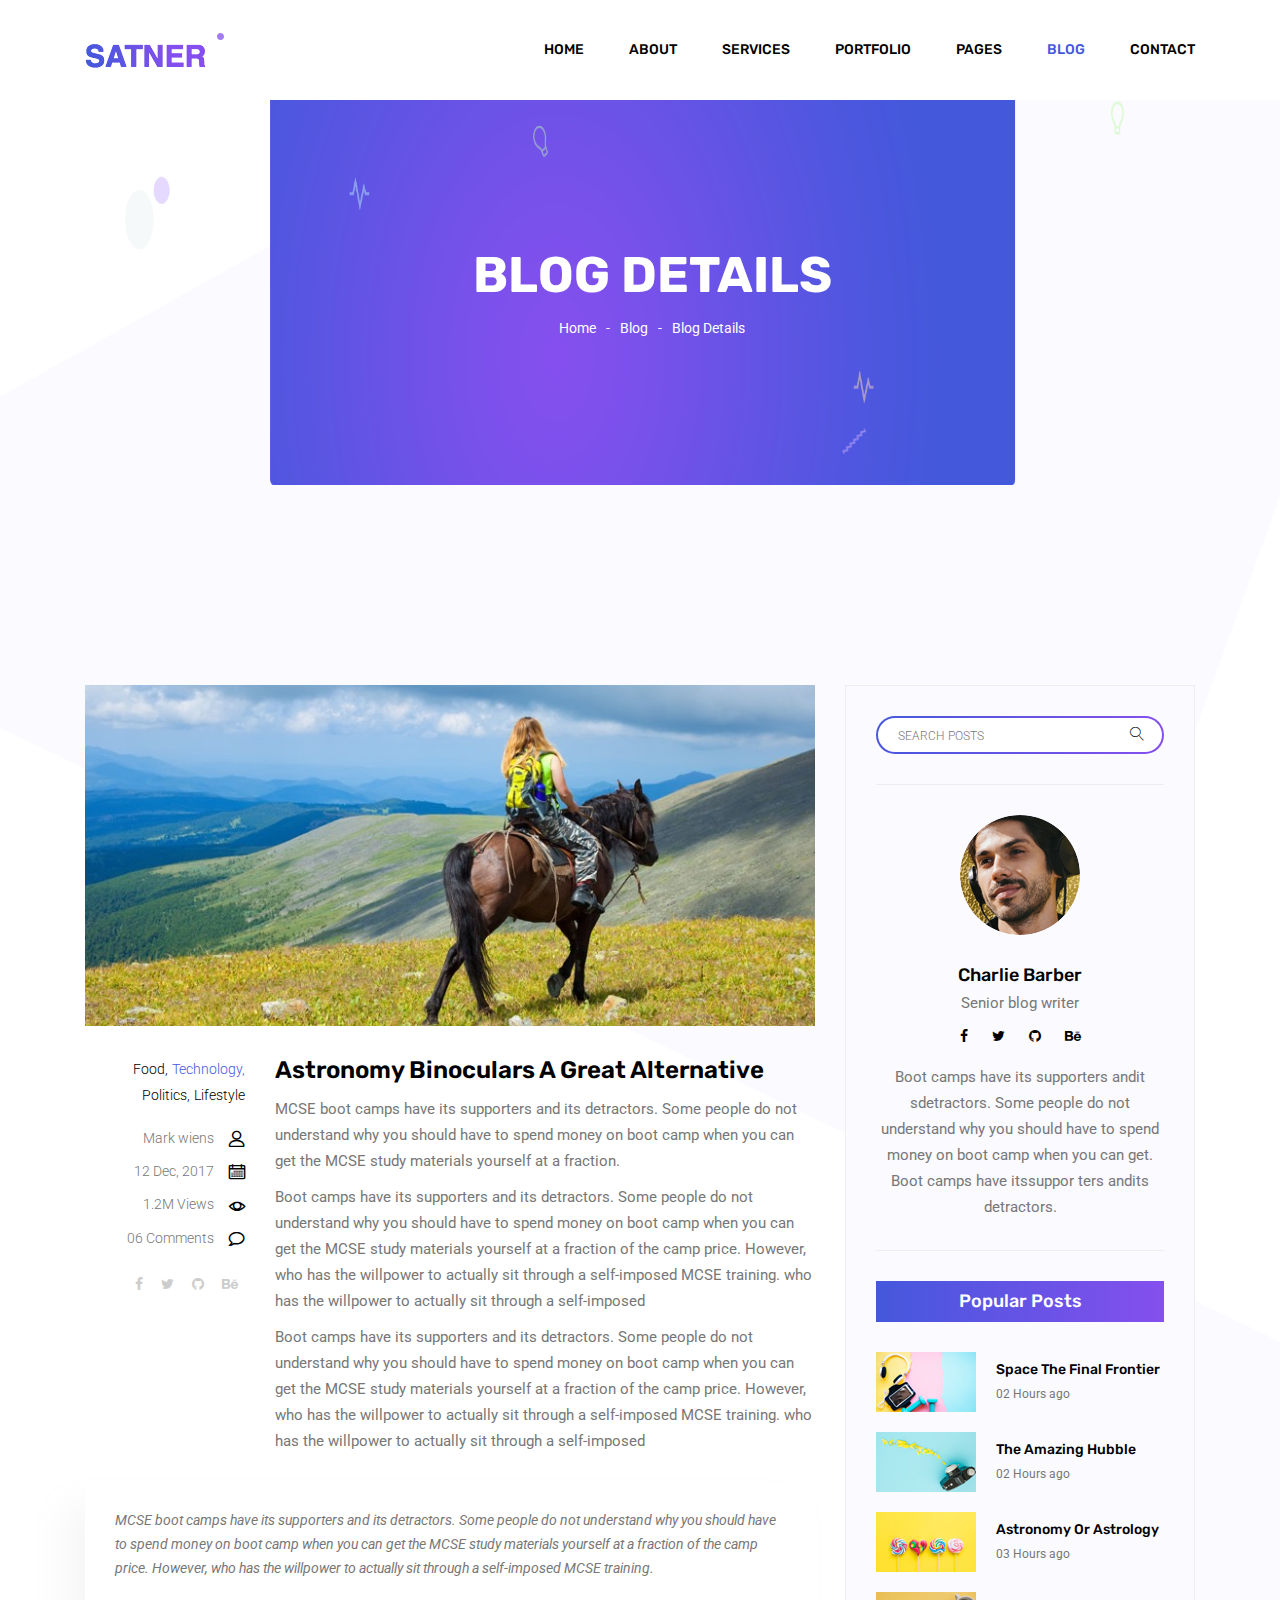
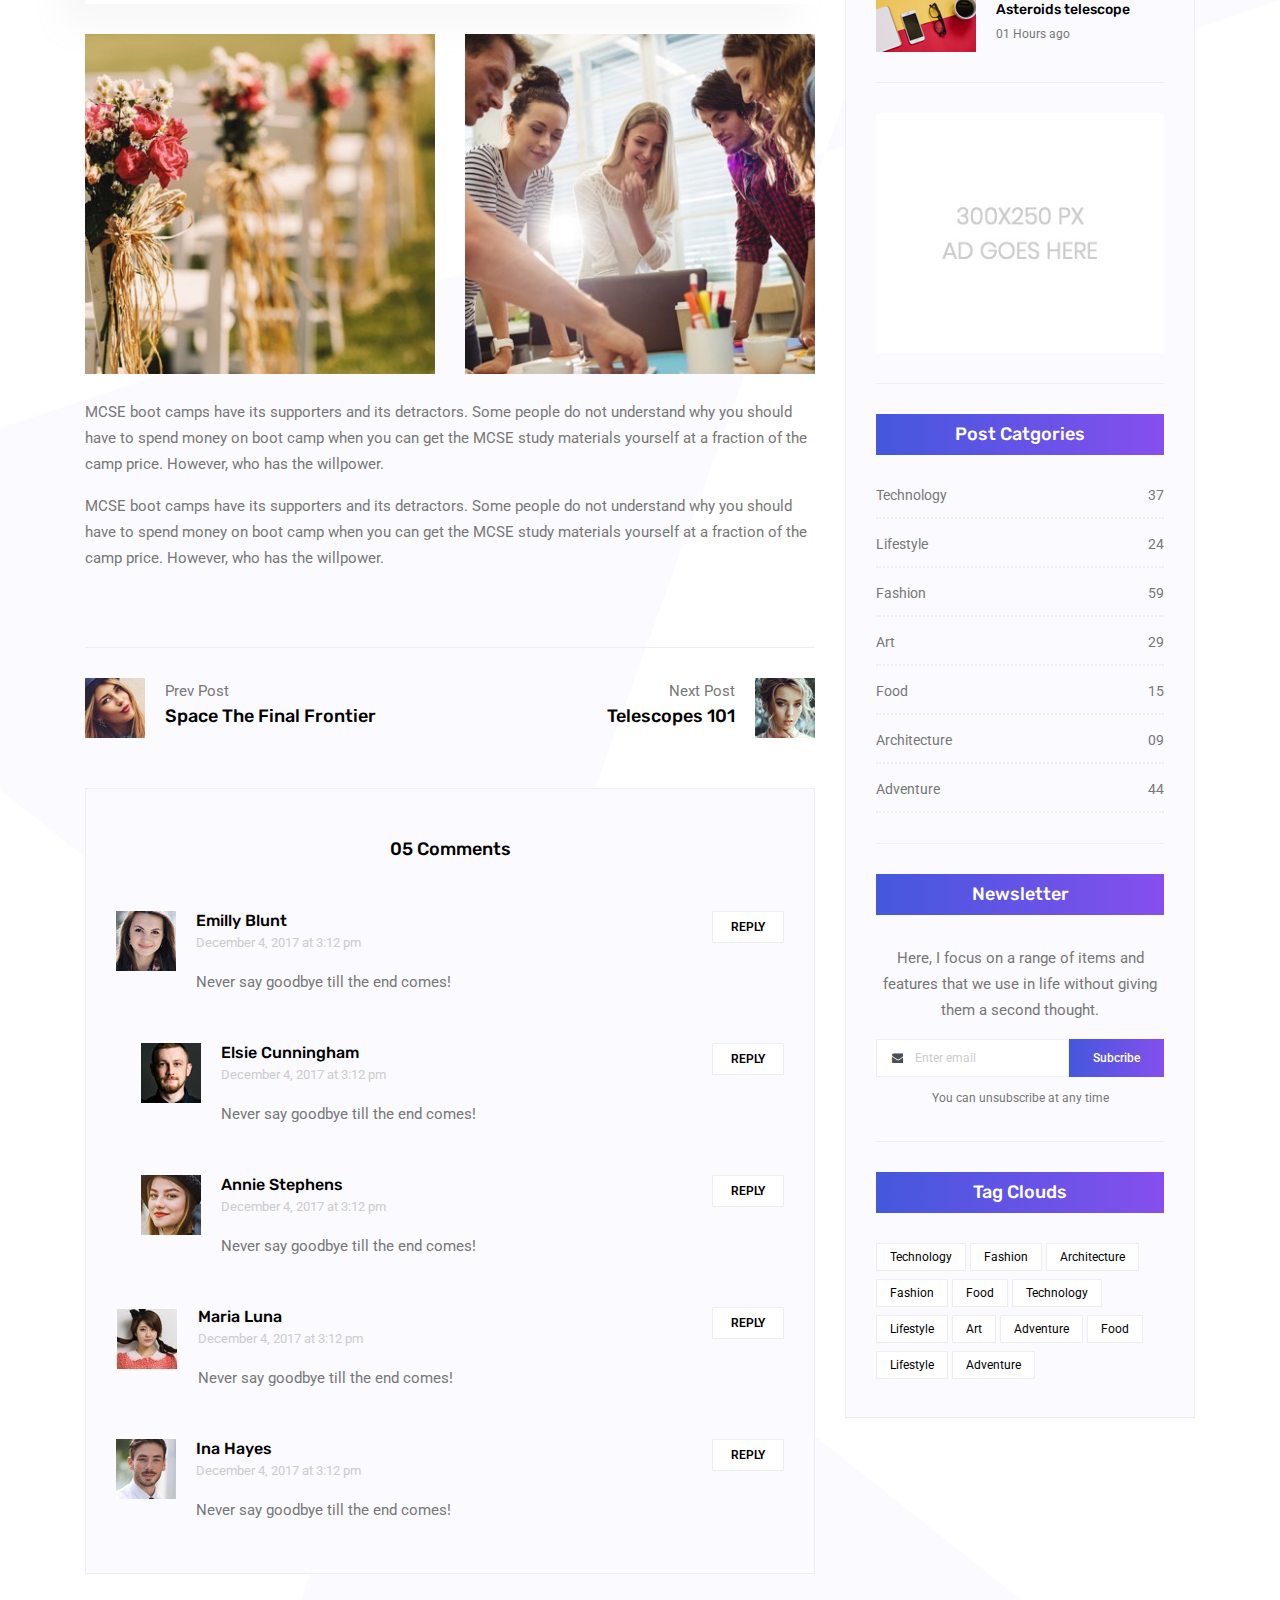
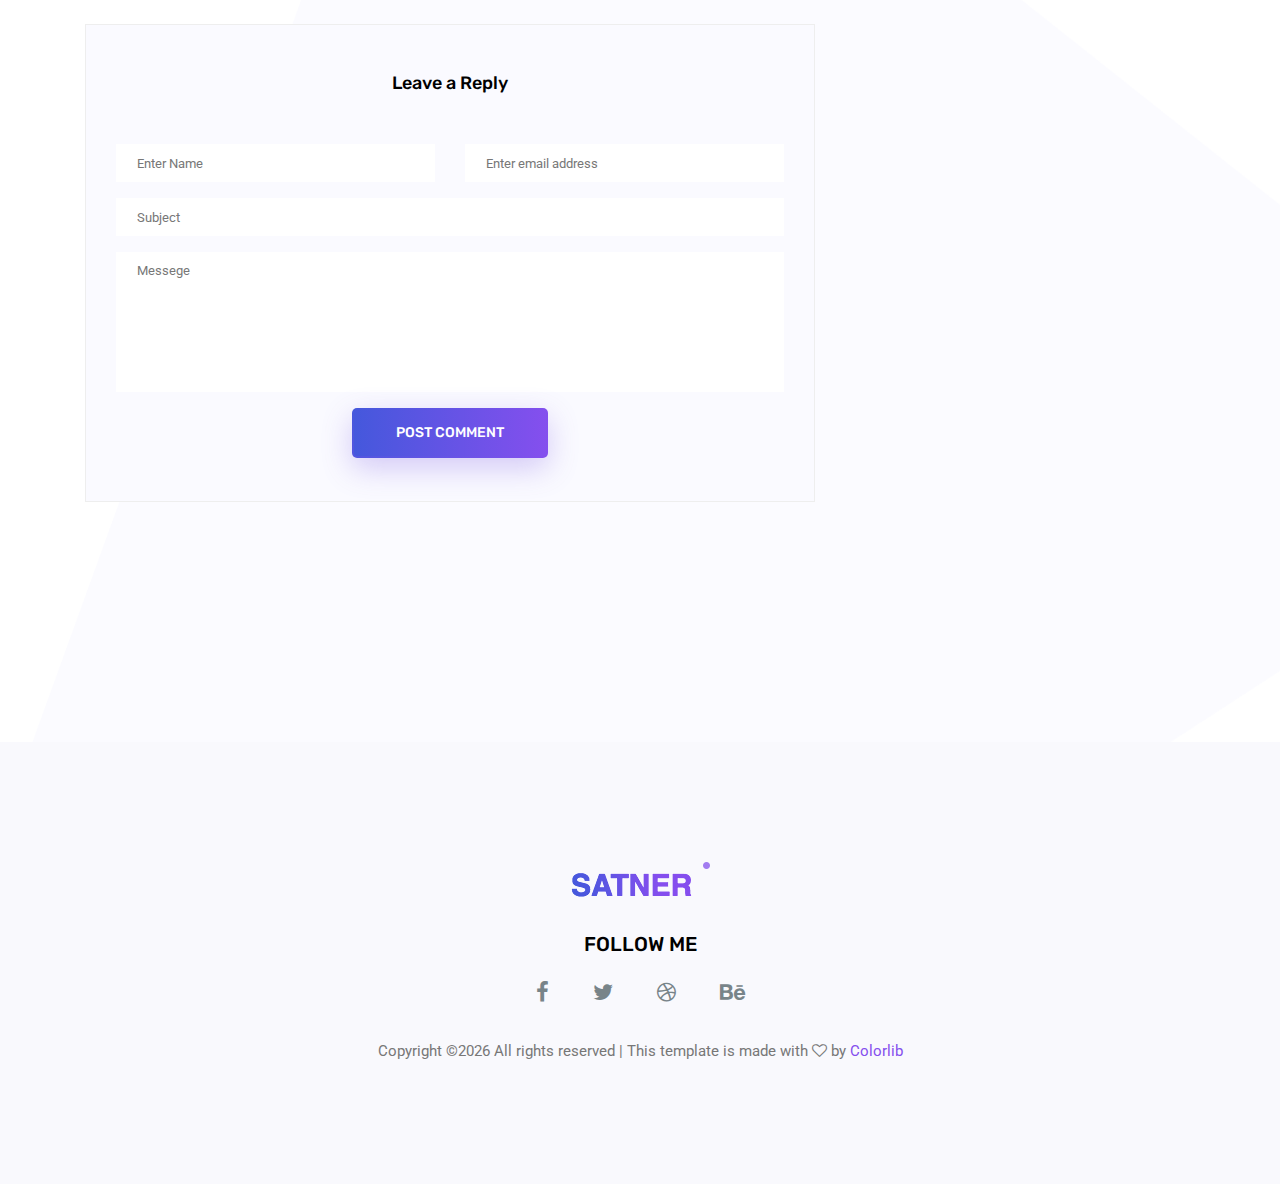
<file: single-blog.html>
<!doctype html>
<html lang="en">

<head>
	<!-- Required meta tags -->
	<meta charset="utf-8">
	<meta name="viewport" content="width=device-width, initial-scale=1, shrink-to-fit=no">
	<link rel="icon" href="img/favicon.png" type="image/png">
	<title>Blog Details</title>
	<!-- Bootstrap CSS -->
	<link rel="stylesheet" href="css/bootstrap.css">
	<link rel="stylesheet" href="vendors/linericon/style.css">
	<link rel="stylesheet" href="css/font-awesome.min.css">
	<link rel="stylesheet" href="vendors/owl-carousel/owl.carousel.min.css">
	<link rel="stylesheet" href="css/magnific-popup.css">
	<link rel="stylesheet" href="vendors/nice-select/css/nice-select.css">
	<!-- main css -->
	<link rel="stylesheet" href="css/style.css">
</head>

<body class="blog_version">

	<!--================ Start Header Area =================-->
	<header class="header_area">
		<div class="main_menu">
			<nav class="navbar navbar-expand-lg navbar-light">
				<div class="container">
					<!-- Brand and toggle get grouped for better mobile display -->
					<a class="navbar-brand logo_h" href="index.html"><img src="img/logo.png" alt=""></a>
					<button class="navbar-toggler" type="button" data-toggle="collapse" data-target="#navbarSupportedContent"
					 aria-controls="navbarSupportedContent" aria-expanded="false" aria-label="Toggle navigation">
						<span class="icon-bar"></span>
						<span class="icon-bar"></span>
						<span class="icon-bar"></span>
					</button>
					<!-- Collect the nav links, forms, and other content for toggling -->
					<div class="collapse navbar-collapse offset" id="navbarSupportedContent">
						<ul class="nav navbar-nav menu_nav justify-content-end">
							<li class="nav-item"><a class="nav-link" href="index.html">Home</a></li>
							<li class="nav-item"><a class="nav-link" href="about.html">About</a></li>
							<li class="nav-item"><a class="nav-link" href="services.html">Services</a></li>
							<li class="nav-item"><a class="nav-link" href="portfolio.html">Portfolio</a></li>
							<li class="nav-item submenu dropdown">
								<a href="#" class="nav-link dropdown-toggle" data-toggle="dropdown" role="button" aria-haspopup="true"
								 aria-expanded="false">Pages</a>
								<ul class="dropdown-menu">
                                    <li class="nav-item"><a class="nav-link" href="elements.html">Elements</a></li>
                                    <li class="nav-item"><a class="nav-link" href="portfolio-details.html">Portfolio Details</a></li>
								</ul>
							</li>
							<li class="nav-item submenu dropdown active">
								<a href="#" class="nav-link dropdown-toggle" data-toggle="dropdown" role="button" aria-haspopup="true"
								 aria-expanded="false">Blog</a>
								<ul class="dropdown-menu">
									<li class="nav-item"><a class="nav-link" href="blog.html">Blog</a></li>
									<li class="nav-item"><a class="nav-link" href="single-blog.html">Blog Details</a></li>
								</ul>
							</li>
							<li class="nav-item"><a class="nav-link" href="contact.html">Contact</a></li>
						</ul>
					</div>
				</div>
			</nav>
		</div>
	</header>
	<!--================ End Header Area =================-->

    <!--================ Start Banner Area =================-->
    <section class="banner_area">
        <div class="banner_inner d-flex align-items-center">
            <div class="container">
                <div class="banner_content text-center">
                    <h2>Blog Details</h2>
                    <div class="page_link">
                        <a href="index.html">Home</a>
                        <a href="blog.html">Blog</a>
                        <a href="single-blog.html">Blog Details</a>
                    </div>
                </div>
            </div>
        </div>
    </section>
    <!--================ End Banner Area =================-->
    
    <!--================Blog Area =================-->
    <section class="blog_area single-post-area section_gap">
        <div class="container">
            <div class="row">
                <div class="col-lg-8 posts-list">
                    <div class="single-post row">
                        <div class="col-lg-12">
                            <div class="feature-img">
                                <img class="img-fluid" src="img/blog/feature-img1.jpg" alt="">
                            </div>									
                        </div>
                        <div class="col-lg-3  col-md-3">
                            <div class="blog_info text-right">
                                <div class="post_tag">
                                    <a href="#">Food,</a>
                                    <a class="active" href="#">Technology,</a>
                                    <a href="#">Politics,</a>
                                    <a href="#">Lifestyle</a>
                                </div>
                                <ul class="blog_meta list">
                                    <li><a href="#">Mark wiens<i class="lnr lnr-user"></i></a></li>
                                    <li><a href="#">12 Dec, 2017<i class="lnr lnr-calendar-full"></i></a></li>
                                    <li><a href="#">1.2M Views<i class="lnr lnr-eye"></i></a></li>
                                    <li><a href="#">06 Comments<i class="lnr lnr-bubble"></i></a></li>
                                </ul>
                                <ul class="social-links">
                                    <li><a href="#"><i class="fa fa-facebook"></i></a></li>
                                    <li><a href="#"><i class="fa fa-twitter"></i></a></li>
                                    <li><a href="#"><i class="fa fa-github"></i></a></li>
                                    <li><a href="#"><i class="fa fa-behance"></i></a></li>
                                </ul>
                            </div>
                        </div>
                        <div class="col-lg-9 col-md-9 blog_details">
                            <h2>Astronomy Binoculars A Great Alternative</h2>
                            <p class="excert">
                                MCSE boot camps have its supporters and its detractors. Some people do not understand why you should have to spend money on boot camp when you can get the MCSE study materials yourself at a fraction.
                            </p>
                            <p>
                                Boot camps have its supporters and its detractors. Some people do not understand why you should have to spend money on boot camp when you can get the MCSE study materials yourself at a fraction of the camp price. However, who has the willpower to actually sit through a self-imposed MCSE training. who has the willpower to actually sit through a self-imposed
                            </p>
                            <p>
                                Boot camps have its supporters and its detractors. Some people do not understand why you should have to spend money on boot camp when you can get the MCSE study materials yourself at a fraction of the camp price. However, who has the willpower to actually sit through a self-imposed MCSE training. who has the willpower to actually sit through a self-imposed
                            </p>
                        </div>
                        <div class="col-lg-12">
                            <div class="quotes">
                                MCSE boot camps have its supporters and its detractors. Some people do not understand why you should have to spend money on boot camp when you can get the MCSE study materials yourself at a fraction of the camp price. However, who has the willpower to actually sit through a self-imposed MCSE training.										
                            </div>
                            <div class="row">
                                <div class="col-6">
                                    <img class="img-fluid" src="img/blog/post-img1.jpg" alt="">
                                </div>
                                <div class="col-6">
                                    <img class="img-fluid" src="img/blog/post-img2.jpg" alt="">
                                </div>	
                                <div class="col-lg-12 mt-25">
                                    <p>
                                        MCSE boot camps have its supporters and its detractors. Some people do not understand why you should have to spend money on boot camp when you can get the MCSE study materials yourself at a fraction of the camp price. However, who has the willpower.
                                    </p>
                                    <p>
                                        MCSE boot camps have its supporters and its detractors. Some people do not understand why you should have to spend money on boot camp when you can get the MCSE study materials yourself at a fraction of the camp price. However, who has the willpower.
                                    </p>											
                                </div>									
                            </div>
                        </div>
                    </div>
                    <div class="navigation-area">
                        <div class="row">
                            <div class="col-lg-6 col-md-6 col-12 nav-left flex-row d-flex justify-content-start align-items-center">
                                <div class="thumb">
                                    <a href="#"><img class="img-fluid" src="img/blog/prev.jpg" alt=""></a>
                                </div>
                                <div class="arrow">
                                    <a href="#"><span class="lnr text-white lnr-arrow-left"></span></a>
                                </div>
                                <div class="detials">
                                    <p>Prev Post</p>
                                    <a href="#"><h4>Space The Final Frontier</h4></a>
                                </div>
                            </div>
                            <div class="col-lg-6 col-md-6 col-12 nav-right flex-row d-flex justify-content-end align-items-center">
                                <div class="detials">
                                    <p>Next Post</p>
                                    <a href="#"><h4>Telescopes 101</h4></a>
                                </div>
                                <div class="arrow">
                                    <a href="#"><span class="lnr text-white lnr-arrow-right"></span></a>
                                </div>
                                <div class="thumb">
                                    <a href="#"><img class="img-fluid" src="img/blog/next.jpg" alt=""></a>
                                </div>										
                            </div>									
                        </div>
                    </div>
                    <div class="comments-area">
                        <h4>05 Comments</h4>
                        <div class="comment-list">
                            <div class="single-comment justify-content-between d-flex">
                                <div class="user justify-content-between d-flex">
                                    <div class="thumb">
                                        <img src="img/blog/c1.jpg" alt="">
                                    </div>
                                    <div class="desc">
                                        <h5><a href="#">Emilly Blunt</a></h5>
                                        <p class="date">December 4, 2017 at 3:12 pm </p>
                                        <p class="comment">
                                            Never say goodbye till the end comes!
                                        </p>
                                    </div>
                                </div>
                                <div class="reply-btn">
                                        <a href="" class="btn-reply text-uppercase">reply</a> 
                                </div>
                            </div>
                        </div>	
                        <div class="comment-list left-padding">
                            <div class="single-comment justify-content-between d-flex">
                                <div class="user justify-content-between d-flex">
                                    <div class="thumb">
                                        <img src="img/blog/c2.jpg" alt="">
                                    </div>
                                    <div class="desc">
                                        <h5><a href="#">Elsie Cunningham</a></h5>
                                        <p class="date">December 4, 2017 at 3:12 pm </p>
                                        <p class="comment">
                                            Never say goodbye till the end comes!
                                        </p>
                                    </div>
                                </div>
                                <div class="reply-btn">
                                        <a href="" class="btn-reply text-uppercase">reply</a> 
                                </div>
                            </div>
                        </div>	
                        <div class="comment-list left-padding">
                            <div class="single-comment justify-content-between d-flex">
                                <div class="user justify-content-between d-flex">
                                    <div class="thumb">
                                        <img src="img/blog/c3.jpg" alt="">
                                    </div>
                                    <div class="desc">
                                        <h5><a href="#">Annie Stephens</a></h5>
                                        <p class="date">December 4, 2017 at 3:12 pm </p>
                                        <p class="comment">
                                            Never say goodbye till the end comes!
                                        </p>
                                    </div>
                                </div>
                                <div class="reply-btn">
                                        <a href="" class="btn-reply text-uppercase">reply</a> 
                                </div>
                            </div>
                        </div>	
                        <div class="comment-list">
                            <div class="single-comment justify-content-between d-flex">
                                <div class="user justify-content-between d-flex">
                                    <div class="thumb">
                                        <img src="img/blog/c4.jpg" alt="">
                                    </div>
                                    <div class="desc">
                                        <h5><a href="#">Maria Luna</a></h5>
                                        <p class="date">December 4, 2017 at 3:12 pm </p>
                                        <p class="comment">
                                            Never say goodbye till the end comes!
                                        </p>
                                    </div>
                                </div>
                                <div class="reply-btn">
                                        <a href="" class="btn-reply text-uppercase">reply</a> 
                                </div>
                            </div>
                        </div>	
                        <div class="comment-list">
                            <div class="single-comment justify-content-between d-flex">
                                <div class="user justify-content-between d-flex">
                                    <div class="thumb">
                                        <img src="img/blog/c5.jpg" alt="">
                                    </div>
                                    <div class="desc">
                                        <h5><a href="#">Ina Hayes</a></h5>
                                        <p class="date">December 4, 2017 at 3:12 pm </p>
                                        <p class="comment">
                                            Never say goodbye till the end comes!
                                        </p>
                                    </div>
                                </div>
                                <div class="reply-btn">
                                        <a href="" class="btn-reply text-uppercase">reply</a> 
                                </div>
                            </div>
                        </div>	                                             				
                    </div>
                    <div class="comment-form">
                        <h4>Leave a Reply</h4>
                        <form>
                            <div class="form-group form-inline">
                                <div class="form-group col-lg-6 col-md-6 name">
                                <input type="text" class="form-control" id="name" placeholder="Enter Name" onfocus="this.placeholder = ''" onblur="this.placeholder = 'Enter Name'">
                                </div>
                                <div class="form-group col-lg-6 col-md-6 email">
                                <input type="email" class="form-control" id="email" placeholder="Enter email address" onfocus="this.placeholder = ''" onblur="this.placeholder = 'Enter email address'">
                                </div>										
                            </div>
                            <div class="form-group">
                                <input type="text" class="form-control" id="subject" placeholder="Subject" onfocus="this.placeholder = ''" onblur="this.placeholder = 'Subject'">
                            </div>
                            <div class="form-group">
                                <textarea class="form-control mb-10" rows="5" name="message" placeholder="Messege" onfocus="this.placeholder = ''" onblur="this.placeholder = 'Messege'" required=""></textarea>
                            </div>
                            <a href="#" class="primary-btn primary_btn"><span>Post Comment</span></a>	
                        </form>
                    </div>
                </div>
                <div class="col-lg-4">
                    <div class="blog_right_sidebar">
                        <aside class="single_sidebar_widget search_widget">
                            <div class="input-group">
                                <input type="text" class="form-control" placeholder="Search Posts">
                                <span class="input-group-btn">
                                    <button class="btn btn-default" type="button"><i class="lnr lnr-magnifier"></i></button>
                                </span>
                            </div><!-- /input-group -->
                            <div class="br"></div>
                        </aside>
                        <aside class="single_sidebar_widget author_widget">
                            <img class="author_img rounded-circle" src="img/blog/author.png" alt="">
                            <h4>Charlie Barber</h4>
                            <p>Senior blog writer</p>
                            <div class="social_icon">
                                <a href="#"><i class="fa fa-facebook"></i></a>
                                <a href="#"><i class="fa fa-twitter"></i></a>
                                <a href="#"><i class="fa fa-github"></i></a>
                                <a href="#"><i class="fa fa-behance"></i></a>
                            </div>
                            <p>Boot camps have its supporters andit sdetractors. Some people do not understand why you should have to spend money on boot camp when you can get. Boot camps have itssuppor ters andits detractors.</p>
                            <div class="br"></div>
                        </aside>
                        <aside class="single_sidebar_widget popular_post_widget">
                            <h3 class="widget_title">Popular Posts</h3>
                            <div class="media post_item">
                                <img src="img/blog/popular-post/post1.jpg" alt="post">
                                <div class="media-body">
                                    <a href="blog-details.html"><h3>Space The Final Frontier</h3></a>
                                    <p>02 Hours ago</p>
                                </div>
                            </div>
                            <div class="media post_item">
                                <img src="img/blog/popular-post/post2.jpg" alt="post">
                                <div class="media-body">
                                    <a href="blog-details.html"><h3>The Amazing Hubble</h3></a>
                                    <p>02 Hours ago</p>
                                </div>
                            </div>
                            <div class="media post_item">
                                <img src="img/blog/popular-post/post3.jpg" alt="post">
                                <div class="media-body">
                                    <a href="blog-details.html"><h3>Astronomy Or Astrology</h3></a>
                                    <p>03 Hours ago</p>
                                </div>
                            </div>
                            <div class="media post_item">
                                <img src="img/blog/popular-post/post4.jpg" alt="post">
                                <div class="media-body">
                                    <a href="blog-details.html"><h3>Asteroids telescope</h3></a>
                                    <p>01 Hours ago</p>
                                </div>
                            </div>
                            <div class="br"></div>
                        </aside>
                        <aside class="single_sidebar_widget ads_widget">
                            <a href="#"><img class="img-fluid" src="img/blog/add.jpg" alt=""></a>
                            <div class="br"></div>
                        </aside>
                        <aside class="single_sidebar_widget post_category_widget">
                            <h4 class="widget_title">Post Catgories</h4>
                            <ul class="list cat-list">
                                <li>
                                    <a href="#" class="d-flex justify-content-between">
                                        <p>Technology</p>
                                        <p>37</p>
                                    </a>
                                </li>
                                <li>
                                    <a href="#" class="d-flex justify-content-between">
                                        <p>Lifestyle</p>
                                        <p>24</p>
                                    </a>
                                </li>
                                <li>
                                    <a href="#" class="d-flex justify-content-between">
                                        <p>Fashion</p>
                                        <p>59</p>
                                    </a>
                                </li>
                                <li>
                                    <a href="#" class="d-flex justify-content-between">
                                        <p>Art</p>
                                        <p>29</p>
                                    </a>
                                </li>
                                <li>
                                    <a href="#" class="d-flex justify-content-between">
                                        <p>Food</p>
                                        <p>15</p>
                                    </a>
                                </li>
                                <li>
                                    <a href="#" class="d-flex justify-content-between">
                                        <p>Architecture</p>
                                        <p>09</p>
                                    </a>
                                </li>
                                <li>
                                    <a href="#" class="d-flex justify-content-between">
                                        <p>Adventure</p>
                                        <p>44</p>
                                    </a>
                                </li>															
                            </ul>
                            <div class="br"></div>
                        </aside>
                        <aside class="single-sidebar-widget newsletter_widget">
                            <h4 class="widget_title">Newsletter</h4>
                            <p>
                            Here, I focus on a range of items and features that we use in life without
                            giving them a second thought.
                            </p>
                            <div class="form-group d-flex flex-row">
                                <div class="input-group">
                                    <div class="input-group-prepend">
                                        <div class="input-group-text"><i class="fa fa-envelope" aria-hidden="true"></i></div>
                                    </div>
                                    <input type="text" class="form-control" id="inlineFormInputGroup" placeholder="Enter email" onfocus="this.placeholder = ''" onblur="this.placeholder = 'Enter email'">
                                </div>
                                <a href="#" class="bbtns">Subcribe</a>
                            </div>	
                            <p class="text-bottom">You can unsubscribe at any time</p>	
                            <div class="br"></div>							
                        </aside>
                        <aside class="single-sidebar-widget tag_cloud_widget">
                            <h4 class="widget_title">Tag Clouds</h4>
                            <ul class="list">
                                <li><a href="#">Technology</a></li>
                                <li><a href="#">Fashion</a></li>
                                <li><a href="#">Architecture</a></li>
                                <li><a href="#">Fashion</a></li>
                                <li><a href="#">Food</a></li>
                                <li><a href="#">Technology</a></li>
                                <li><a href="#">Lifestyle</a></li>
                                <li><a href="#">Art</a></li>
                                <li><a href="#">Adventure</a></li>
                                <li><a href="#">Food</a></li>
                                <li><a href="#">Lifestyle</a></li>
                                <li><a href="#">Adventure</a></li>
                            </ul>
                        </aside>
                    </div>
                </div>
            </div>
        </div>
    </section>
    <!--================Blog Area =================-->
        
    <!--================Footer Area =================-->
	<footer class="footer_area">
        <div class="container">
            <div class="row justify-content-center">
                <div class="col-lg-12">
                    <div class="footer_top flex-column">
                        <div class="footer_logo">
                            <a href="#">
                                <img src="img/logo.png" alt="">
                            </a>
                            <h4>Follow Me</h4>
                        </div>
                        <div class="footer_social">
                            <a href="#"><i class="fa fa-facebook"></i></a>
                            <a href="#"><i class="fa fa-twitter"></i></a>
                            <a href="#"><i class="fa fa-dribbble"></i></a>
                            <a href="#"><i class="fa fa-behance"></i></a>
                        </div>
                    </div>
                </div>
            </div>
            <div class="row footer_bottom justify-content-center">
                <p class="col-lg-8 col-sm-12 footer-text">
                    <!-- Link back to Colorlib can't be removed. Template is licensed under CC BY 3.0. -->
Copyright &copy;<script>document.write(new Date().getFullYear());</script> All rights reserved | This template is made with <i class="fa fa-heart-o" aria-hidden="true"></i> by <a href="https://colorlib.com" target="_blank">Colorlib</a>
<!-- Link back to Colorlib can't be removed. Template is licensed under CC BY 3.0. --></p>
            </div>
        </div>
    </footer>
    <!--================End Footer Area =================-->
       
        <!-- Optional JavaScript -->
        <!-- jQuery first, then Popper.js, then Bootstrap JS -->
        <script src="js/jquery-3.2.1.min.js"></script>
        <script src="js/popper.js"></script>
        <script src="js/bootstrap.min.js"></script>
        <script src="js/stellar.js"></script>
        <script src="vendors/lightbox/simpleLightbox.min.js"></script>
        <script src="vendors/nice-select/js/jquery.nice-select.min.js"></script>
        <script src="vendors/isotope/imagesloaded.pkgd.min.js"></script>
        <script src="vendors/isotope/isotope-min.js"></script>
        <script src="vendors/owl-carousel/owl.carousel.min.js"></script>
        <script src="js/jquery.ajaxchimp.min.js"></script>
        <script src="js/mail-script.js"></script>
        <script src="js/theme.js"></script>
    </body>
    </html>
</file>
<file: vendors/linericon/style.css>
@font-face {
	font-family: 'Linearicons-Free';
	src:url('fonts/Linearicons-Free.eot?w118d');
	src:url('fonts/Linearicons-Free.eot?#iefixw118d') format('embedded-opentype'),
		url('fonts/Linearicons-Free.woff2?w118d') format('woff2'),
		url('fonts/Linearicons-Free.woff?w118d') format('woff'),
		url('fonts/Linearicons-Free.ttf?w118d') format('truetype'),
		url('fonts/Linearicons-Free.svg?w118d#Linearicons-Free') format('svg');
	font-weight: normal;
	font-style: normal;
}

.lnr {
	font-family: 'Linearicons-Free';
	speak: none;
	font-style: normal;
	font-weight: normal;
	font-variant: normal;
	text-transform: none;
	line-height: 1;

	/* Better Font Rendering =========== */
	-webkit-font-smoothing: antialiased;
	-moz-osx-font-smoothing: grayscale;
}

.lnr-home:before {
	content: "\e800";
}
.lnr-apartment:before {
	content: "\e801";
}
.lnr-pencil:before {
	content: "\e802";
}
.lnr-magic-wand:before {
	content: "\e803";
}
.lnr-drop:before {
	content: "\e804";
}
.lnr-lighter:before {
	content: "\e805";
}
.lnr-poop:before {
	content: "\e806";
}
.lnr-sun:before {
	content: "\e807";
}
.lnr-moon:before {
	content: "\e808";
}
.lnr-cloud:before {
	content: "\e809";
}
.lnr-cloud-upload:before {
	content: "\e80a";
}
.lnr-cloud-download:before {
	content: "\e80b";
}
.lnr-cloud-sync:before {
	content: "\e80c";
}
.lnr-cloud-check:before {
	content: "\e80d";
}
.lnr-database:before {
	content: "\e80e";
}
.lnr-lock:before {
	content: "\e80f";
}
.lnr-cog:before {
	content: "\e810";
}
.lnr-trash:before {
	content: "\e811";
}
.lnr-dice:before {
	content: "\e812";
}
.lnr-heart:before {
	content: "\e813";
}
.lnr-star:before {
	content: "\e814";
}
.lnr-star-half:before {
	content: "\e815";
}
.lnr-star-empty:before {
	content: "\e816";
}
.lnr-flag:before {
	content: "\e817";
}
.lnr-envelope:before {
	content: "\e818";
}
.lnr-paperclip:before {
	content: "\e819";
}
.lnr-inbox:before {
	content: "\e81a";
}
.lnr-eye:before {
	content: "\e81b";
}
.lnr-printer:before {
	content: "\e81c";
}
.lnr-file-empty:before {
	content: "\e81d";
}
.lnr-file-add:before {
	content: "\e81e";
}
.lnr-enter:before {
	content: "\e81f";
}
.lnr-exit:before {
	content: "\e820";
}
.lnr-graduation-hat:before {
	content: "\e821";
}
.lnr-license:before {
	content: "\e822";
}
.lnr-music-note:before {
	content: "\e823";
}
.lnr-film-play:before {
	content: "\e824";
}
.lnr-camera-video:before {
	content: "\e825";
}
.lnr-camera:before {
	content: "\e826";
}
.lnr-picture:before {
	content: "\e827";
}
.lnr-book:before {
	content: "\e828";
}
.lnr-bookmark:before {
	content: "\e829";
}
.lnr-user:before {
	content: "\e82a";
}
.lnr-users:before {
	content: "\e82b";
}
.lnr-shirt:before {
	content: "\e82c";
}
.lnr-store:before {
	content: "\e82d";
}
.lnr-cart:before {
	content: "\e82e";
}
.lnr-tag:before {
	content: "\e82f";
}
.lnr-phone-handset:before {
	content: "\e830";
}
.lnr-phone:before {
	content: "\e831";
}
.lnr-pushpin:before {
	content: "\e832";
}
.lnr-map-marker:before {
	content: "\e833";
}
.lnr-map:before {
	content: "\e834";
}
.lnr-location:before {
	content: "\e835";
}
.lnr-calendar-full:before {
	content: "\e836";
}
.lnr-keyboard:before {
	content: "\e837";
}
.lnr-spell-check:before {
	content: "\e838";
}
.lnr-screen:before {
	content: "\e839";
}
.lnr-smartphone:before {
	content: "\e83a";
}
.lnr-tablet:before {
	content: "\e83b";
}
.lnr-laptop:before {
	content: "\e83c";
}
.lnr-laptop-phone:before {
	content: "\e83d";
}
.lnr-power-switch:before {
	content: "\e83e";
}
.lnr-bubble:before {
	content: "\e83f";
}
.lnr-heart-pulse:before {
	content: "\e840";
}
.lnr-construction:before {
	content: "\e841";
}
.lnr-pie-chart:before {
	content: "\e842";
}
.lnr-chart-bars:before {
	content: "\e843";
}
.lnr-gift:before {
	content: "\e844";
}
.lnr-diamond:before {
	content: "\e845";
}
.lnr-linearicons:before {
	content: "\e846";
}
.lnr-dinner:before {
	content: "\e847";
}
.lnr-coffee-cup:before {
	content: "\e848";
}
.lnr-leaf:before {
	content: "\e849";
}
.lnr-paw:before {
	content: "\e84a";
}
.lnr-rocket:before {
	content: "\e84b";
}
.lnr-briefcase:before {
	content: "\e84c";
}
.lnr-bus:before {
	content: "\e84d";
}
.lnr-car:before {
	content: "\e84e";
}
.lnr-train:before {
	content: "\e84f";
}
.lnr-bicycle:before {
	content: "\e850";
}
.lnr-wheelchair:before {
	content: "\e851";
}
.lnr-select:before {
	content: "\e852";
}
.lnr-earth:before {
	content: "\e853";
}
.lnr-smile:before {
	content: "\e854";
}
.lnr-sad:before {
	content: "\e855";
}
.lnr-neutral:before {
	content: "\e856";
}
.lnr-mustache:before {
	content: "\e857";
}
.lnr-alarm:before {
	content: "\e858";
}
.lnr-bullhorn:before {
	content: "\e859";
}
.lnr-volume-high:before {
	content: "\e85a";
}
.lnr-volume-medium:before {
	content: "\e85b";
}
.lnr-volume-low:before {
	content: "\e85c";
}
.lnr-volume:before {
	content: "\e85d";
}
.lnr-mic:before {
	content: "\e85e";
}
.lnr-hourglass:before {
	content: "\e85f";
}
.lnr-undo:before {
	content: "\e860";
}
.lnr-redo:before {
	content: "\e861";
}
.lnr-sync:before {
	content: "\e862";
}
.lnr-history:before {
	content: "\e863";
}
.lnr-clock:before {
	content: "\e864";
}
.lnr-download:before {
	content: "\e865";
}
.lnr-upload:before {
	content: "\e866";
}
.lnr-enter-down:before {
	content: "\e867";
}
.lnr-exit-up:before {
	content: "\e868";
}
.lnr-bug:before {
	content: "\e869";
}
.lnr-code:before {
	content: "\e86a";
}
.lnr-link:before {
	content: "\e86b";
}
.lnr-unlink:before {
	content: "\e86c";
}
.lnr-thumbs-up:before {
	content: "\e86d";
}
.lnr-thumbs-down:before {
	content: "\e86e";
}
.lnr-magnifier:before {
	content: "\e86f";
}
.lnr-cross:before {
	content: "\e870";
}
.lnr-menu:before {
	content: "\e871";
}
.lnr-list:before {
	content: "\e872";
}
.lnr-chevron-up:before {
	content: "\e873";
}
.lnr-chevron-down:before {
	content: "\e874";
}
.lnr-chevron-left:before {
	content: "\e875";
}
.lnr-chevron-right:before {
	content: "\e876";
}
.lnr-arrow-up:before {
	content: "\e877";
}
.lnr-arrow-down:before {
	content: "\e878";
}
.lnr-arrow-left:before {
	content: "\e879";
}
.lnr-arrow-right:before {
	content: "\e87a";
}
.lnr-move:before {
	content: "\e87b";
}
.lnr-warning:before {
	content: "\e87c";
}
.lnr-question-circle:before {
	content: "\e87d";
}
.lnr-menu-circle:before {
	content: "\e87e";
}
.lnr-checkmark-circle:before {
	content: "\e87f";
}
.lnr-cross-circle:before {
	content: "\e880";
}
.lnr-plus-circle:before {
	content: "\e881";
}
.lnr-circle-minus:before {
	content: "\e882";
}
.lnr-arrow-up-circle:before {
	content: "\e883";
}
.lnr-arrow-down-circle:before {
	content: "\e884";
}
.lnr-arrow-left-circle:before {
	content: "\e885";
}
.lnr-arrow-right-circle:before {
	content: "\e886";
}
.lnr-chevron-up-circle:before {
	content: "\e887";
}
.lnr-chevron-down-circle:before {
	content: "\e888";
}
.lnr-chevron-left-circle:before {
	content: "\e889";
}
.lnr-chevron-right-circle:before {
	content: "\e88a";
}
.lnr-crop:before {
	content: "\e88b";
}
.lnr-frame-expand:before {
	content: "\e88c";
}
.lnr-frame-contract:before {
	content: "\e88d";
}
.lnr-layers:before {
	content: "\e88e";
}
.lnr-funnel:before {
	content: "\e88f";
}
.lnr-text-format:before {
	content: "\e890";
}
.lnr-text-format-remove:before {
	content: "\e891";
}
.lnr-text-size:before {
	content: "\e892";
}
.lnr-bold:before {
	content: "\e893";
}
.lnr-italic:before {
	content: "\e894";
}
.lnr-underline:before {
	content: "\e895";
}
.lnr-strikethrough:before {
	content: "\e896";
}
.lnr-highlight:before {
	content: "\e897";
}
.lnr-text-align-left:before {
	content: "\e898";
}
.lnr-text-align-center:before {
	content: "\e899";
}
.lnr-text-align-right:before {
	content: "\e89a";
}
.lnr-text-align-justify:before {
	content: "\e89b";
}
.lnr-line-spacing:before {
	content: "\e89c";
}
.lnr-indent-increase:before {
	content: "\e89d";
}
.lnr-indent-decrease:before {
	content: "\e89e";
}
.lnr-pilcrow:before {
	content: "\e89f";
}
.lnr-direction-ltr:before {
	content: "\e8a0";
}
.lnr-direction-rtl:before {
	content: "\e8a1";
}
.lnr-page-break:before {
	content: "\e8a2";
}
.lnr-sort-alpha-asc:before {
	content: "\e8a3";
}
.lnr-sort-amount-asc:before {
	content: "\e8a4";
}
.lnr-hand:before {
	content: "\e8a5";
}
.lnr-pointer-up:before {
	content: "\e8a6";
}
.lnr-pointer-right:before {
	content: "\e8a7";
}
.lnr-pointer-down:before {
	content: "\e8a8";
}
.lnr-pointer-left:before {
	content: "\e8a9";
}
</file>
<file: vendors/nice-select/css/nice-select.css>
.nice-select {
  -webkit-tap-highlight-color: transparent;
  background-color: #fff;
  border-radius: 5px;
  border: solid 1px #e8e8e8;
  box-sizing: border-box;
  clear: both;
  cursor: pointer;
  display: block;
  float: left;
  font-family: inherit;
  font-size: 14px;
  font-weight: normal;
  height: 42px;
  line-height: 40px;
  outline: none;
  padding-left: 18px;
  padding-right: 30px;
  position: relative;
  text-align: left !important;
  -webkit-transition: all 0.2s ease-in-out;
  transition: all 0.2s ease-in-out;
  -webkit-user-select: none;
     -moz-user-select: none;
      -ms-user-select: none;
          user-select: none;
  white-space: nowrap;
  width: auto; }
  .nice-select:hover {
    border-color: #dbdbdb; }
  .nice-select:active, .nice-select.open, .nice-select:focus {
    border-color: #999; }
  .nice-select:after {
    border-bottom: 2px solid #999;
    border-right: 2px solid #999;
    content: '';
    display: block;
    height: 5px;
    margin-top: -4px;
    pointer-events: none;
    position: absolute;
    right: 12px;
    top: 50%;
    -webkit-transform-origin: 66% 66%;
        -ms-transform-origin: 66% 66%;
            transform-origin: 66% 66%;
    -webkit-transform: rotate(45deg);
        -ms-transform: rotate(45deg);
            transform: rotate(45deg);
    -webkit-transition: all 0.15s ease-in-out;
    transition: all 0.15s ease-in-out;
    width: 5px; }
  .nice-select.open:after {
    -webkit-transform: rotate(-135deg);
        -ms-transform: rotate(-135deg);
            transform: rotate(-135deg); }
  .nice-select.open .list {
    opacity: 1;
    pointer-events: auto;
    -webkit-transform: scale(1) translateY(0);
        -ms-transform: scale(1) translateY(0);
            transform: scale(1) translateY(0); }
  .nice-select.disabled {
    border-color: #ededed;
    color: #999;
    pointer-events: none; }
    .nice-select.disabled:after {
      border-color: #cccccc; }
  .nice-select.wide {
    width: 100%; }
    .nice-select.wide .list {
      left: 0 !important;
      right: 0 !important; }
  .nice-select.right {
    float: right; }
    .nice-select.right .list {
      left: auto;
      right: 0; }
  .nice-select.small {
    font-size: 12px;
    height: 36px;
    line-height: 34px; }
    .nice-select.small:after {
      height: 4px;
      width: 4px; }
    .nice-select.small .option {
      line-height: 34px;
      min-height: 34px; }
  .nice-select .list {
    background-color: #fff;
    border-radius: 5px;
    box-shadow: 0 0 0 1px rgba(68, 68, 68, 0.11);
    box-sizing: border-box;
    margin-top: 4px;
    opacity: 0;
    overflow: hidden;
    padding: 0;
    pointer-events: none;
    position: absolute;
    top: 100%;
    left: 0;
    -webkit-transform-origin: 50% 0;
        -ms-transform-origin: 50% 0;
            transform-origin: 50% 0;
    -webkit-transform: scale(0.75) translateY(-21px);
        -ms-transform: scale(0.75) translateY(-21px);
            transform: scale(0.75) translateY(-21px);
    -webkit-transition: all 0.2s cubic-bezier(0.5, 0, 0, 1.25), opacity 0.15s ease-out;
    transition: all 0.2s cubic-bezier(0.5, 0, 0, 1.25), opacity 0.15s ease-out;
    z-index: 9; }
    .nice-select .list:hover .option:not(:hover) {
      background-color: transparent !important; }
  .nice-select .option {
    cursor: pointer;
    font-weight: 400;
    line-height: 40px;
    list-style: none;
    min-height: 40px;
    outline: none;
    padding-left: 18px;
    padding-right: 29px;
    text-align: left;
    -webkit-transition: all 0.2s;
    transition: all 0.2s; }
    .nice-select .option:hover, .nice-select .option.focus, .nice-select .option.selected.focus {
      background-color: #f6f6f6; }
    .nice-select .option.selected {
      font-weight: bold; }
    .nice-select .option.disabled {
      background-color: transparent;
      color: #999;
      cursor: default; }

.no-csspointerevents .nice-select .list {
  display: none; }

.no-csspointerevents .nice-select.open .list {
  display: block; }
</file>
<file: css/style.css>
/*----------------------------------------------------
@File: Default Styles
@Author: SPONDON IT

This file contains the styling for the actual theme, this
is the file you need to edit to change the look of the
theme.
---------------------------------------------------- */
/*=====================================================================
@Template Name: HostHub Construction 
@Developed By: Naim Lasker
Author E-mail: naimlasker@gmail.com

=====================================================================*/
/*----------------------------------------------------*/
/*font Variables*/
/*Color Variables*/
/*=================== fonts ====================*/
@import url("https://fonts.googleapis.com/css?family=Roboto:400,500|Rubik:500,700");
/*---------------------------------------------------- */
/*----------------------------------------------------*/
/* Medium Layout: 1280px */
/* Tablet Layout: 768px */
/* Mobile Layout: 320px */
/* Wide Mobile Layout: 480px */
/*---------------------------------------------------- */
/*----------------------------------------------------*/
body {
  line-height: 26px;
  font-size: 15px;
  font-family: "Roboto", sans-serif;
  font-weight: 400;
  color: #777777;
  background: url(../img/body-bg.png) no-repeat center; }

h1,
h2,
h3,
h4,
h5,
h6 {
  font-family: "Rubik", sans-serif;
  font-weight: 500;
  color: #000000; }

.list {
  list-style: none;
  margin: 0px;
  padding: 0px; }

a {
  text-decoration: none;
  transition: all 0.3s ease-in-out; }
  a:hover, a:focus {
    text-decoration: none;
    outline: none; }

button:focus {
  outline: none;
  box-shadow: none; }

.mt-25 {
  margin-top: 25px; }

.p0 {
  padding-left: 0px;
  padding-right: 0px; }

.white_bg {
  background: #fff !important; }

.mb-50 {
  margin-bottom: 50px; }

.ml-15 {
  margin-left: 15px; }

.ml-20 {
  margin-left: 20px; }

.mt-50 {
  margin-top: 50px; }

/*---------------------------------------------------- */
/*----------------------------------------------------*/
.section_gap {
  padding: 200px 0; }
  @media (max-width: 1199px) {
    .section_gap {
      padding: 80px 0; } }

.section_gap_top {
  padding-top: 200px; }
  @media (max-width: 1199px) {
    .section_gap_top {
      padding-top: 80px; } }

.section_gap_bottom {
  padding-bottom: 200px; }
  @media (max-width: 1199px) {
    .section_gap_bottom {
      padding-bottom: 80px; } }

/* Main Title Area css
============================================================================================ */
.main_title {
  text-align: center;
  margin-bottom: 100px; }
  @media (max-width: 1199px) {
    .main_title {
      margin-bottom: 50px; } }
  .main_title h2 {
    font-size: 36px;
    font-weight: 700;
    margin-bottom: 15px;
    line-height: 50px;
    text-transform: uppercase; }
    @media (max-width: 991px) {
      .main_title h2 br {
        display: none; } }
    @media (max-width: 767px) {
      .main_title h2 {
        font-size: 30px;
        line-height: 34px; } }
  .main_title p {
    margin-bottom: 0px; }
    @media (max-width: 991px) {
      .main_title p br {
        display: none; } }
  .main_title.white h2 {
    color: #fff; }
  .main_title.white p {
    color: #fff;
    opacity: .6; }

/* End Main Title Area css
============================================================================================ */
/* Start Gradient Area css
============================================================================================ */
.gradient-bg, .header_area .navbar .nav .nav-item.submenu ul .nav-item:hover .nav-link, .blog_right_sidebar .widget_title, .blog_right_sidebar .newsletter_widget .bbtns, .blog_right_sidebar .tag_cloud_widget ul li a:hover, .blog-pagination .page-item.active .page-link, .blog-pagination .page-link:hover, .comments-area .btn-reply:hover {
  background: -webkit-linear-gradient(90deg, #4458dc 0%, #854fee 100%);
  background: -moz-linear-gradient(90deg, #4458dc 0%, #854fee 100%);
  background: -o-linear-gradient(90deg, #4458dc 0%, #854fee 100%);
  background: linear-gradient(90deg, #4458dc 0%, #854fee 100%); }

.border-gradient {
  border-image: -webkit-linear-gradient(90deg, #4458dc 0%, #854fee 100%);
  border-image: -moz-linear-gradient(90deg, #4458dc 0%, #854fee 100%);
  border-image: -o-linear-gradient(90deg, #4458dc 0%, #854fee 100%);
  border-image: linear-gradient(90deg, #4458dc 0%, #854fee 100%); }

.gradient-bg2 {
  background: -webkit-linear-gradient(90deg, #4458dc 0%, #854fee 100%);
  background: -moz-linear-gradient(90deg, #4458dc 0%, #854fee 100%);
  background: -o-linear-gradient(90deg, #4458dc 0%, #854fee 100%);
  background: linear-gradient(90deg, #4458dc 0%, #854fee 100%); }

.gradient-color, .contact_info .info_item i {
  background: -webkit-linear-gradient(90deg, #4458dc 0%, #854fee 100%);
  background: -moz-linear-gradient(90deg, #4458dc 0%, #854fee 100%);
  background: -o-linear-gradient(90deg, #4458dc 0%, #854fee 100%);
  background: linear-gradient(90deg, #4458dc 0%, #854fee 100%);
  -webkit-background-clip: text;
  -webkit-text-fill-color: transparent; }

/* End Gradient Area css
============================================================================================ */
.primary_btn {
  display: inline-block;
  color: #fff;
  letter-spacing: 0px;
  font-family: "Rubik", sans-serif;
  font-weight: 500;
  font-size: 14px;
  line-height: 46px;
  outline: none !important;
  text-align: center;
  cursor: pointer;
  text-transform: uppercase;
  border-radius: 5px;
  background-origin: border-box;
  background-clip: content-box, border-box;
  background-image: linear-gradient(to right, #4458dc 0%, #854fee 100%), radial-gradient(circle at top left, #4458dc, #854fee);
  border: double 2px transparent;
  box-shadow: 0px 10px 30px rgba(118, 85, 225, 0.3); }
  .primary_btn span {
    padding: 0 42px; }
  .primary_btn.tr-bg {
    background-image: linear-gradient(#ffffff, #ffffff), radial-gradient(circle at top left, #4458dc, #854fee);
    border: 2px solid transparent;
    color: #222222;
    box-shadow: none; }
    .primary_btn.tr-bg:hover {
      background-image: linear-gradient(to right, #4458dc 0%, #854fee 100%), radial-gradient(circle at top left, #4458dc, #854fee);
      border: double 2px transparent;
      color: #ffffff;
      box-shadow: 0px 10px 30px rgba(118, 85, 225, 0.3); }
  .primary_btn:hover {
    background-image: linear-gradient(#ffffff, #ffffff), radial-gradient(circle at top left, #4458dc, #854fee);
    border: 2px solid #854fee;
    color: #222222;
    box-shadow: none;
    background-clip: border-box; }

.overlay {
  position: absolute;
  left: 0;
  top: 0;
  height: 100%;
  width: 100%; }

/*---------------------------------------------------- */
/*----------------------------------------------------*/
.header_area {
  position: absolute;
  width: 100%;
  z-index: 9999;
  background: #ffffff; }
  .header_area .menu_nav {
    width: 100%; }
  .header_area .navbar {
    background: transparent;
    padding: 0px;
    border: 0px;
    border-radius: 0px;
    width: 100%; }
    .header_area .navbar .nav .nav-item {
      margin-right: 45px; }
      .header_area .navbar .nav .nav-item .nav-link {
        font: 500 14px/100px "Rubik", sans-serif;
        text-transform: uppercase;
        color: #000000;
        padding: 0px;
        display: inline-block; }
        .header_area .navbar .nav .nav-item .nav-link:after {
          display: none; }
      .header_area .navbar .nav .nav-item:hover .nav-link, .header_area .navbar .nav .nav-item.active .nav-link {
        color: #4458dc; }
      .header_area .navbar .nav .nav-item.submenu {
        position: relative; }
        .header_area .navbar .nav .nav-item.submenu ul {
          border: none;
          padding: 0px;
          border-radius: 0px;
          box-shadow: none;
          margin: 0px;
          background: #fff; }
          @media (min-width: 992px) {
            .header_area .navbar .nav .nav-item.submenu ul {
              position: absolute;
              top: 120%;
              left: 0px;
              min-width: 200px;
              text-align: left;
              opacity: 0;
              transition: all 300ms ease-in;
              visibility: hidden;
              display: block;
              border: none;
              padding: 0px;
              border-radius: 0px;
              box-shadow: 0px 10px 30px 0px rgba(0, 0, 0, 0.1); } }
          .header_area .navbar .nav .nav-item.submenu ul:before {
            content: "";
            width: 0;
            height: 0;
            border-style: solid;
            border-width: 10px 10px 0 10px;
            border-color: #eeeeee transparent transparent transparent;
            position: absolute;
            right: 24px;
            top: 45px;
            z-index: 3;
            opacity: 0;
            transition: all 400ms linear; }
          .header_area .navbar .nav .nav-item.submenu ul .nav-item {
            display: block;
            float: none;
            margin-right: 0px;
            border-bottom: 1px solid #ededed;
            margin-left: 0px;
            transition: all 0.4s linear; }
            .header_area .navbar .nav .nav-item.submenu ul .nav-item .nav-link {
              line-height: 45px;
              color: #000000;
              padding: 0px 30px;
              transition: all 150ms linear;
              display: block;
              text-transform: capitalize;
              margin-right: 0px; }
            .header_area .navbar .nav .nav-item.submenu ul .nav-item:last-child {
              border-bottom: none; }
            .header_area .navbar .nav .nav-item.submenu ul .nav-item:hover .nav-link {
              color: #fff; }
        @media (min-width: 992px) {
          .header_area .navbar .nav .nav-item.submenu:hover ul {
            visibility: visible;
            opacity: 1;
            top: 100%; } }
        .header_area .navbar .nav .nav-item.submenu:hover ul .nav-item {
          margin-top: 0px; }
      .header_area .navbar .nav .nav-item:last-child {
        margin-right: 0px; }
  .header_area.navbar_fixed .main_menu {
    position: fixed;
    width: 100%;
    top: -70px;
    left: 0;
    right: 0;
    background: #ffffff;
    transform: translateY(70px);
    transition: transform 500ms ease, background 500ms ease;
    -webkit-transition: transform 500ms ease, background 500ms ease;
    box-shadow: 0px 3px 16px 0px rgba(0, 0, 0, 0.1); }
    .header_area.navbar_fixed .main_menu .navbar .nav .nav-item .nav-link {
      line-height: 70px; }
  @media (min-width: 992px) {
    .header_area.white_menu .navbar .navbar-brand img {
      display: none; }
      .header_area.white_menu .navbar .navbar-brand img + img {
        display: inline-block; } }
  @media (max-width: 991px) {
    .header_area.white_menu .navbar .navbar-brand img {
      display: inline-block; }
      .header_area.white_menu .navbar .navbar-brand img + img {
        display: none; } }
  .header_area.white_menu .navbar .nav .nav-item .nav-link {
    color: #fff; }
  .header_area.white_menu.navbar_fixed .main_menu .navbar .navbar-brand img {
    display: inline-block; }
    .header_area.white_menu.navbar_fixed .main_menu .navbar .navbar-brand img + img {
      display: none; }
  .header_area.white_menu.navbar_fixed .main_menu .navbar .nav .nav-item .nav-link {
    line-height: 70px;
    color: #000000; }

.owl-carousel.off {
  display: -ms-flexbox;
  display: flex; }

/*---------------------------------------------------- */
/*----------------------------------------------------*/
/* Home Banner Area css
============================================================================================ */
.home_banner_area {
  z-index: 1;
  background: url(../img/home-banner_edited.png) no-repeat top center;
  background-position: center;
  background-size: cover; }
  .home_banner_area .banner_inner {
    width: 100%; }
    .home_banner_area .banner_inner .home_right_img {
      padding-top: 197px; }
      @media (max-width: 1480px) {
        .home_banner_area .banner_inner .home_right_img img {
          max-width: 100%;
          height: auto; } }
      @media (max-width: 991px) {
        .home_banner_area .banner_inner .home_right_img {
          display: none; } }
    .home_banner_area .banner_inner .col-lg-7 {
      vertical-align: middle;
      align-self: center; }
    .home_banner_area .banner_inner .banner_content {
      text-align: left; 
      width:700px;
    }
      @media (max-width: 991px) {
        .home_banner_area .banner_inner .banner_content {

          margin-top: 150px; } }
      .home_banner_area .banner_inner .banner_content h3 {
        font-size: 40px;
        margin-bottom: 20px;
        position: relative; }
        .home_banner_area .banner_inner .banner_content h3:after {
          content: '';
          width: 410px;
          height: 2px;
          position: absolute;
          top: 50%;
          left: 23%;
          background: #000000; }
          @media (max-width: 575px) {
            .home_banner_area .banner_inner .banner_content h3:after {
              display: none; } }
      .home_banner_area .banner_inner .banner_content h1 {
        margin-top: 20px;
        font-size: 70px;
        line-height: 60px;
        margin-bottom: 25px; }
        @media (max-width: 1024px) {
          .home_banner_area .banner_inner .banner_content h1 {
            font-size: 60px; } }
        @media (max-width: 767px) {
          .home_banner_area .banner_inner .banner_content h1 {
            font-size: 50px; } }
      .home_banner_area .banner_inner .banner_content h5 {
        font-size: 24px;
        margin-bottom: 35px; }
      .home_banner_area .banner_inner .banner_content .primary_btn {
        margin-right: 20px; }

.banner_area {
  position: relative;
  z-index: 1;
  min-height: 485px; }
  @media (max-width: 1199px) {
    .banner_area {
      min-height: 350px; } }
  .banner_area .banner_inner {
    position: relative;
    overflow: hidden;
    width: 100%;
    min-height: 485px;
    background: url(../img/banner/common-banner.png) no-repeat right bottom;
    background-size: 90% 85%;
    width: 98%;
    z-index: 1; }
    @media (max-width: 1199px) {
      .banner_area .banner_inner {
        min-height: 350px; } }
    @media (max-width: 991px) {
      .banner_area .banner_inner {
        background: #854fee;
        width: 100%; } }
    .banner_area .banner_inner .banner_content {
      margin-left: 50px;
      margin-top: 100px; }
      @media (max-width: 991px) {
        .banner_area .banner_inner .banner_content {
          margin-left: 0px;
          margin-top: 50px; } }
      .banner_area .banner_inner .banner_content h2 {
        color: #fff;
        font-size: 50px;
        font-family: "Rubik", sans-serif;
        margin-bottom: 10px;
        text-transform: uppercase;
        font-weight: 700; }
        @media (max-width: 991px) {
          .banner_area .banner_inner .banner_content h2 {
            font-size: 30px; } }
      .banner_area .banner_inner .banner_content .page_link a {
        font-size: 14px;
        color: #fff;
        font-family: "Roboto", sans-serif;
        margin-right: 20px;
        position: relative; }
        .banner_area .banner_inner .banner_content .page_link a:before {
          content: "-";
          position: absolute;
          right: -14px;
          top: 50%;
          -webkit-transform: translateY(-50%);
          -moz-transform: translateY(-50%);
          -ms-transform: translateY(-50%);
          -o-transform: translateY(-50%);
          transform: translateY(-50%); }
        .banner_area .banner_inner .banner_content .page_link a:last-child {
          margin-right: 0px; }
          .banner_area .banner_inner .banner_content .page_link a:last-child:before {
            display: none; }

/* End Home Banner Area css
============================================================================================ */
/*---------------------------------------------------- */
/*----------------------------------------------------*/
/* Latest Blog Area css
============================================================================================ */
/* End Latest Blog Area css
============================================================================================ */
.blog_btn {
  border: 1px solid #eeeeee;
  background: #f9f9ff;
  padding: 0px 32px;
  font-size: 13px;
  font-weight: 500;
  font-family: "Roboto", sans-serif;
  color: #000000;
  line-height: 34px;
  display: inline-block; }
  .blog_btn:hover {
    background: #4458dc;
    border-color: #4458dc;
    color: #fff; }

.white_bg_btn {
  background: #fff;
  display: inline-block;
  color: #000000;
  line-height: 40px;
  padding: 0px 28px;
  font-size: 14px;
  font-family: "Roboto", sans-serif;
  font-weight: 500;
  text-transform: uppercase;
  -webkit-transition: all 0.4s ease 0s;
  -moz-transition: all 0.4s ease 0s;
  -o-transition: all 0.4s ease 0s;
  transition: all 0.4s ease 0s;
  border: none; }
  .white_bg_btn:hover {
    background: #4458dc;
    color: #fff; }

/* Causes Area css
============================================================================================ */
.causes_slider .owl-dots {
  text-align: center;
  margin-top: 80px; }
  .causes_slider .owl-dots .owl-dot {
    height: 14px;
    width: 14px;
    background: #eeeeee;
    display: inline-block;
    margin-right: 7px; }
    .causes_slider .owl-dots .owl-dot:last-child {
      margin-right: 0px; }
    .causes_slider .owl-dots .owl-dot.active {
      background: #4458dc; }

.causes_item {
  background: #fff; }
  .causes_item .causes_img {
    position: relative; }
    .causes_item .causes_img .c_parcent {
      position: absolute;
      bottom: 0px;
      width: 100%;
      left: 0px;
      height: 3px;
      background: rgba(255, 255, 255, 0.5); }
      .causes_item .causes_img .c_parcent span {
        width: 70%;
        height: 3px;
        background: #4458dc;
        position: absolute;
        left: 0px;
        bottom: 0px; }
        .causes_item .causes_img .c_parcent span:before {
          content: "75%";
          position: absolute;
          right: -10px;
          bottom: 0px;
          background: #4458dc;
          color: #fff;
          padding: 0px 5px; }
  .causes_item .causes_text {
    padding: 30px 35px 40px 30px; }
    .causes_item .causes_text h4 {
      color: #000000;
      font-family: "Roboto", sans-serif;
      font-size: 18px;
      font-weight: 600;
      margin-bottom: 15px;
      cursor: pointer; }
      .causes_item .causes_text h4:hover {
        color: #4458dc; }
    .causes_item .causes_text p {
      font-size: 14px;
      line-height: 24px;
      color: #777777;
      font-weight: 300;
      margin-bottom: 0px; }
  .causes_item .causes_bottom a {
    width: 50%;
    border: 1px solid #4458dc;
    text-align: center;
    float: left;
    line-height: 50px;
    background: #4458dc;
    color: #fff;
    font-family: "Roboto", sans-serif;
    font-size: 14px;
    font-weight: 500; }
    .causes_item .causes_bottom a + a {
      border-color: #eeeeee;
      background: #fff;
      font-size: 14px;
      color: #000000; }

/* End Causes Area css
============================================================================================ */
/*================= latest_blog_area css =============*/
.single-recent-blog-post {
  margin-bottom: 30px; }
  .single-recent-blog-post .thumb {
    overflow: hidden; }
    .single-recent-blog-post .thumb img {
      transition: all 0.7s linear; }
  .single-recent-blog-post .details {
    padding-top: 30px; }
    .single-recent-blog-post .details .sec_h4 {
      line-height: 24px;
      padding: 10px 0px 13px;
      transition: all 0.3s linear; }
      .single-recent-blog-post .details .sec_h4:hover {
        color: #777777; }
  .single-recent-blog-post .date {
    font-size: 14px;
    line-height: 24px;
    font-weight: 400; }
  .single-recent-blog-post:hover img {
    transform: scale(1.23) rotate(10deg); }

.tags .tag_btn {
  font-size: 12px;
  font-weight: 500;
  line-height: 20px;
  border: 1px solid #eeeeee;
  display: inline-block;
  padding: 1px 18px;
  text-align: center;
  color: #000000; }
  .tags .tag_btn:before {
    background: #4458dc; }
  .tags .tag_btn + .tag_btn {
    margin-left: 2px; }

/*========= blog_categorie_area css ===========*/
.blog_categorie_area {
  padding-bottom: 80px; }

.categories_post {
  position: relative;
  text-align: center;
  cursor: pointer; }
  .categories_post img {
    max-width: 100%; }
  .categories_post .categories_details {
    position: absolute;
    top: 20px;
    left: 20px;
    right: 20px;
    bottom: 20px;
    background: rgba(34, 34, 34, 0.8);
    color: #fff;
    transition: all 0.3s linear;
    display: flex;
    align-items: center;
    justify-content: center; }
    .categories_post .categories_details h5 {
      margin-bottom: 0px;
      font-size: 18px;
      line-height: 26px;
      text-transform: uppercase;
      color: #fff;
      position: relative; }
    .categories_post .categories_details p {
      font-weight: 300;
      font-size: 14px;
      line-height: 26px;
      margin-bottom: 0px;
      -webkit-transition: all 0.4s ease 0s;
      -moz-transition: all 0.4s ease 0s;
      -o-transition: all 0.4s ease 0s;
      transition: all 0.4s ease 0s; }
    .categories_post .categories_details .border_line {
      margin: 10px 0px;
      background: #fff;
      width: 100%;
      height: 1px; }
  .categories_post:hover .categories_details {
    background: rgba(68, 88, 220, 0.85); }

/*============ blog_left_sidebar css ==============*/
.blog_item {
  margin-bottom: 40px; }

.blog_info {
  padding-top: 30px; }
  .blog_info .post_tag {
    padding-bottom: 20px; }
    .blog_info .post_tag a {
      font: 300 14px/21px "Roboto", sans-serif;
      color: #000000; }
      .blog_info .post_tag a:hover {
        color: #777777; }
      .blog_info .post_tag a.active {
        color: #4458dc; }
  .blog_info .blog_meta li a {
    font: 300 14px/20px "Roboto", sans-serif;
    color: #777777;
    vertical-align: middle;
    padding-bottom: 12px;
    display: inline-block; }
    .blog_info .blog_meta li a i {
      color: #000000;
      font-size: 16px;
      font-weight: 600;
      padding-left: 15px;
      line-height: 20px;
      vertical-align: middle; }
    .blog_info .blog_meta li a:hover {
      color: #4458dc; }

.blog_post img {
  max-width: 100%; }
.blog_post .primary_btn {
  line-height: 38px; }

.blog_details {
  padding-top: 20px; }
  .blog_details h2 {
    font-size: 24px;
    line-height: 36px;
    color: #000000;
    font-weight: 600;
    transition: all 0.3s linear; }
    .blog_details h2:hover {
      color: #4458dc; }
  .blog_details p {
    margin-bottom: 26px; }

.view_btn {
  font-size: 14px;
  line-height: 36px;
  display: inline-block;
  color: #000000;
  font-weight: 500;
  padding: 0px 30px;
  background: #fff; }

.blog_right_sidebar {
  border: 1px solid #eeeeee;
  background: #fafaff;
  padding: 30px; }
  .blog_right_sidebar .widget_title {
    font-size: 18px;
    line-height: 25px;
    text-align: center;
    color: #fff;
    padding: 8px 0px;
    margin-bottom: 30px; }
  .blog_right_sidebar .search_widget .input-group .form-control {
    position: relative;
    font-size: 14px;
    line-height: 29px;
    width: 100%;
    font-weight: 300;
    color: #777777;
    padding-left: 20px;
    border-radius: 45px;
    z-index: 0;
    border: double 2px transparent;
    background-image: linear-gradient(white, white), radial-gradient(circle at top left, #4458dc, #854fee);
    background-image: -webkit-linear-gradient(white, white), -webkit-radial-gradient(circle at top left, #4458dc, #854fee);
    background-image: -moz-linear-gradient(white, white), -moz-radial-gradient(circle at top left, #4458dc, #854fee);
    background-image: -ms-linear-gradient(white, white), -ms-radial-gradient(circle at top left, #4458dc, #854fee);
    background-image: -o-linear-gradient(white, white), -o-radial-gradient(circle at top left, #4458dc, #854fee);
    background-origin: border-box;
    background-clip: content-box, border-box;
    padding: 0;
    text-indent: 20px; }
    .blog_right_sidebar .search_widget .input-group .form-control.placeholder {
      color: #777777;
      text-transform: uppercase;
      font-size: 12px; }
    .blog_right_sidebar .search_widget .input-group .form-control:-moz-placeholder {
      color: #777777;
      text-transform: uppercase;
      font-size: 12px; }
    .blog_right_sidebar .search_widget .input-group .form-control::-moz-placeholder {
      color: #777777;
      text-transform: uppercase;
      font-size: 12px; }
    .blog_right_sidebar .search_widget .input-group .form-control::-webkit-input-placeholder {
      color: #777777;
      text-transform: uppercase;
      font-size: 12px; }
    .blog_right_sidebar .search_widget .input-group .form-control:focus {
      box-shadow: none; }
  .blog_right_sidebar .search_widget .input-group .btn-default {
    position: absolute;
    right: 20px;
    background: transparent;
    border: 0px;
    box-shadow: none;
    font-size: 14px;
    color: #000000;
    font-weight: 600;
    padding: 0px;
    top: 50%;
    -webkit-transform: translateY(-50%);
    -moz-transform: translateY(-50%);
    -ms-transform: translateY(-50%);
    -o-transform: translateY(-50%);
    transform: translateY(-50%);
    z-index: 1; }
  .blog_right_sidebar .author_widget {
    text-align: center; }
    .blog_right_sidebar .author_widget h4 {
      font-size: 18px;
      line-height: 20px;
      color: #000000;
      margin-bottom: 5px;
      margin-top: 30px; }
    .blog_right_sidebar .author_widget p {
      margin-bottom: 0px; }
    .blog_right_sidebar .author_widget .social_icon {
      padding: 7px 0px 15px; }
      .blog_right_sidebar .author_widget .social_icon a {
        font-size: 14px;
        color: #000000;
        transition: all 0.2s linear; }
        .blog_right_sidebar .author_widget .social_icon a + a {
          margin-left: 20px; }
        .blog_right_sidebar .author_widget .social_icon a:hover {
          color: #4458dc; }
  .blog_right_sidebar .popular_post_widget .post_item .media-body {
    justify-content: center;
    align-self: center;
    padding-left: 20px; }
    .blog_right_sidebar .popular_post_widget .post_item .media-body h3 {
      font-size: 14px;
      line-height: 20px;
      color: #000000;
      margin-bottom: 4px;
      transition: all 0.3s linear; }
      .blog_right_sidebar .popular_post_widget .post_item .media-body h3:hover {
        color: #4458dc; }
    .blog_right_sidebar .popular_post_widget .post_item .media-body p {
      font-size: 12px;
      line-height: 21px;
      margin-bottom: 0px; }
  .blog_right_sidebar .popular_post_widget .post_item + .post_item {
    margin-top: 20px; }
  .blog_right_sidebar .post_category_widget .cat-list li {
    border-bottom: 2px dotted #eee;
    transition: all 0.3s ease 0s;
    padding-bottom: 12px; }
    .blog_right_sidebar .post_category_widget .cat-list li a {
      font-size: 14px;
      line-height: 20px;
      color: #777; }
      .blog_right_sidebar .post_category_widget .cat-list li a p {
        margin-bottom: 0px; }
    .blog_right_sidebar .post_category_widget .cat-list li + li {
      padding-top: 15px; }
    .blog_right_sidebar .post_category_widget .cat-list li:hover a {
      color: #4458dc; }
    .blog_right_sidebar .post_category_widget .cat-list li:hover {
      border-color: #4458dc; }
  .blog_right_sidebar .newsletter_widget {
    text-align: center; }
    .blog_right_sidebar .newsletter_widget .form-group {
      margin-bottom: 8px; }
    .blog_right_sidebar .newsletter_widget .input-group-prepend {
      margin-right: -1px; }
    .blog_right_sidebar .newsletter_widget .input-group-text {
      background: #fff;
      border-radius: 0px;
      vertical-align: top;
      font-size: 12px;
      line-height: 36px;
      padding: 0px 0px 0px 15px;
      border: 1px solid #eeeeee;
      border-right: 0px; }
    .blog_right_sidebar .newsletter_widget .form-control {
      font-size: 12px;
      line-height: 24px;
      color: #cccccc;
      border: 1px solid #eeeeee;
      border-left: 0px;
      border-radius: 0px; }
      .blog_right_sidebar .newsletter_widget .form-control.placeholder {
        color: #cccccc; }
      .blog_right_sidebar .newsletter_widget .form-control:-moz-placeholder {
        color: #cccccc; }
      .blog_right_sidebar .newsletter_widget .form-control::-moz-placeholder {
        color: #cccccc; }
      .blog_right_sidebar .newsletter_widget .form-control::-webkit-input-placeholder {
        color: #cccccc; }
      .blog_right_sidebar .newsletter_widget .form-control:focus {
        outline: none;
        box-shadow: none; }
    .blog_right_sidebar .newsletter_widget .bbtns {
      color: #fff;
      font-size: 12px;
      line-height: 38px;
      display: inline-block;
      font-weight: 500;
      padding: 0px 24px 0px 24px;
      border-radius: 0; }
    .blog_right_sidebar .newsletter_widget .text-bottom {
      font-size: 12px; }
  .blog_right_sidebar .tag_cloud_widget ul li {
    display: inline-block; }
    .blog_right_sidebar .tag_cloud_widget ul li a {
      display: inline-block;
      border: 1px solid #eee;
      background: #fff;
      padding: 0px 13px;
      margin-bottom: 8px;
      transition: all 0.3s ease 0s;
      color: #000000;
      font-size: 12px; }
      .blog_right_sidebar .tag_cloud_widget ul li a:hover {
        color: #fff; }
  .blog_right_sidebar .br {
    width: 100%;
    height: 1px;
    background: #eeeeee;
    margin: 30px 0px; }

.blog-pagination {
  padding-top: 25px;
  padding-bottom: 95px; }
  .blog-pagination .page-link {
    border-radius: 0; }
  .blog-pagination .page-item {
    border: none; }

.page-link {
  background: transparent;
  font-weight: 400; }

.blog-pagination .page-item.active .page-link {
  border-color: transparent;
  color: #fff; }

.blog-pagination .page-link {
  position: relative;
  display: block;
  padding: 0.5rem 0.75rem;
  margin-left: -1px;
  line-height: 1.25;
  color: #8a8a8a;
  border: none; }

.blog-pagination .page-link .lnr {
  font-weight: 600; }

.blog-pagination .page-item:last-child .page-link,
.blog-pagination .page-item:first-child .page-link {
  border-radius: 0; }

.blog-pagination .page-link:hover {
  color: #fff;
  text-decoration: none;
  border-color: #eee; }

/*============ Start Blog Single Styles  =============*/
.single-post-area .social-links {
  padding-top: 10px; }
  .single-post-area .social-links li {
    display: inline-block;
    margin-bottom: 10px; }
    .single-post-area .social-links li a {
      color: #cccccc;
      padding: 7px;
      font-size: 14px;
      transition: all 0.2s linear; }
      .single-post-area .social-links li a:hover {
        color: #4458dc; }
.single-post-area .blog_details {
  padding-top: 26px; }
  .single-post-area .blog_details p {
    margin-bottom: 10px; }
.single-post-area .quotes {
  margin-top: 20px;
  margin-bottom: 30px;
  padding: 24px 35px 24px 30px;
  background-color: white;
  box-shadow: -20.84px 21.58px 30px 0px rgba(176, 176, 176, 0.1);
  font-size: 14px;
  line-height: 24px;
  color: #777;
  font-style: italic; }
.single-post-area .arrow {
  position: absolute; }
  .single-post-area .arrow .lnr {
    font-size: 20px;
    font-weight: 600; }
.single-post-area .thumb .overlay-bg {
  background: rgba(0, 0, 0, 0.8); }
.single-post-area .navigation-area {
  border-top: 1px solid #eee;
  padding-top: 30px;
  margin-top: 60px; }
  .single-post-area .navigation-area p {
    margin-bottom: 0px; }
  .single-post-area .navigation-area h4 {
    font-size: 18px;
    line-height: 25px;
    color: #000000; }
  .single-post-area .navigation-area .nav-left {
    text-align: left; }
    .single-post-area .navigation-area .nav-left .thumb {
      margin-right: 20px;
      background: #000; }
      .single-post-area .navigation-area .nav-left .thumb img {
        -webkit-transition: all 0.4s ease 0s;
        -moz-transition: all 0.4s ease 0s;
        -o-transition: all 0.4s ease 0s;
        transition: all 0.4s ease 0s; }
    .single-post-area .navigation-area .nav-left .lnr {
      margin-left: 20px;
      opacity: 0;
      -webkit-transition: all 0.4s ease 0s;
      -moz-transition: all 0.4s ease 0s;
      -o-transition: all 0.4s ease 0s;
      transition: all 0.4s ease 0s; }
    .single-post-area .navigation-area .nav-left:hover .lnr {
      opacity: 1; }
    .single-post-area .navigation-area .nav-left:hover .thumb img {
      opacity: .5; }
    @media (max-width: 767px) {
      .single-post-area .navigation-area .nav-left {
        margin-bottom: 30px; } }
  .single-post-area .navigation-area .nav-right {
    text-align: right; }
    .single-post-area .navigation-area .nav-right .thumb {
      margin-left: 20px;
      background: #000; }
      .single-post-area .navigation-area .nav-right .thumb img {
        -webkit-transition: all 0.4s ease 0s;
        -moz-transition: all 0.4s ease 0s;
        -o-transition: all 0.4s ease 0s;
        transition: all 0.4s ease 0s; }
    .single-post-area .navigation-area .nav-right .lnr {
      margin-right: 20px;
      opacity: 0;
      -webkit-transition: all 0.4s ease 0s;
      -moz-transition: all 0.4s ease 0s;
      -o-transition: all 0.4s ease 0s;
      transition: all 0.4s ease 0s; }
    .single-post-area .navigation-area .nav-right:hover .lnr {
      opacity: 1; }
    .single-post-area .navigation-area .nav-right:hover .thumb img {
      opacity: .5; }
@media (max-width: 991px) {
  .single-post-area .sidebar-widgets {
    padding-bottom: 0px; } }

.comments-area {
  background: #fafaff;
  border: 1px solid #eee;
  padding: 50px 30px;
  margin-top: 50px; }
  @media (max-width: 414px) {
    .comments-area {
      padding: 50px 8px; } }
  .comments-area h4 {
    text-align: center;
    margin-bottom: 50px;
    color: #000000;
    font-size: 18px; }
  .comments-area h5 {
    font-size: 16px;
    margin-bottom: 0px; }
  .comments-area a {
    color: #000000; }
  .comments-area .comment-list {
    padding-bottom: 48px; }
    .comments-area .comment-list:last-child {
      padding-bottom: 0px; }
    .comments-area .comment-list.left-padding {
      padding-left: 25px; }
    @media (max-width: 413px) {
      .comments-area .comment-list .single-comment h5 {
        font-size: 12px; }
      .comments-area .comment-list .single-comment .date {
        font-size: 11px; }
      .comments-area .comment-list .single-comment .comment {
        font-size: 10px; } }
  .comments-area .thumb {
    margin-right: 20px; }
  .comments-area .date {
    font-size: 13px;
    color: #cccccc;
    margin-bottom: 13px; }
  .comments-area .comment {
    color: #777777;
    margin-bottom: 0px; }
  .comments-area .btn-reply {
    background-color: #fff;
    color: #000000;
    border: 1px solid #eee;
    padding: 2px 18px;
    font-size: 12px;
    display: block;
    font-weight: 600;
    -webkit-transition: all 0.4s ease 0s;
    -moz-transition: all 0.4s ease 0s;
    -o-transition: all 0.4s ease 0s;
    transition: all 0.4s ease 0s; }
    .comments-area .btn-reply:hover {
      border: transparent;
      color: #fff; }

.comment-form {
  background: #fafaff;
  text-align: center;
  border: 1px solid #eee;
  padding: 47px 30px 43px;
  margin-top: 50px;
  margin-bottom: 40px; }
  .comment-form h4 {
    text-align: center;
    margin-bottom: 50px;
    font-size: 18px;
    line-height: 22px;
    color: #000000; }
  .comment-form .name {
    padding-left: 0px; }
    @media (max-width: 767px) {
      .comment-form .name {
        padding-right: 0px;
        margin-bottom: 1rem; } }
  .comment-form .email {
    padding-right: 0px; }
    @media (max-width: 991px) {
      .comment-form .email {
        padding-left: 0px; } }
  .comment-form .form-control {
    padding: 8px 20px;
    background: #fff;
    border: none;
    border-radius: 0px;
    width: 100%;
    font-size: 14px;
    color: #777777;
    border: 1px solid transparent; }
    .comment-form .form-control:focus {
      box-shadow: none;
      border: 1px solid #eee; }
  .comment-form textarea.form-control {
    height: 140px;
    resize: none; }
  .comment-form ::-webkit-input-placeholder {
    /* Chrome/Opera/Safari */
    font-size: 13px;
    color: #777; }
  .comment-form ::-moz-placeholder {
    /* Firefox 19+ */
    font-size: 13px;
    color: #777; }
  .comment-form :-ms-input-placeholder {
    /* IE 10+ */
    font-size: 13px;
    color: #777; }
  .comment-form :-moz-placeholder {
    /* Firefox 18- */
    font-size: 13px;
    color: #777; }

/*============ End Blog Single Styles  =============*/
/*---------------------------------------------------- */
/*----------------------------------------------------*/
/*============== contact_area css ================*/
.mapBox {
  height: 420px;
  margin-top: 80px; }

.contact_info .info_item {
  position: relative;
  padding-left: 45px; }
  .contact_info .info_item i {
    position: absolute;
    left: 0;
    top: 0;
    font-size: 20px;
    line-height: 24px;
    font-weight: 600; }
  .contact_info .info_item h6 {
    font-size: 16px;
    line-height: 24px;
    color: "Roboto", sans-serif;
    font-weight: bold;
    margin-bottom: 0px;
    color: #000000; }
    .contact_info .info_item h6 a {
      color: #000000; }
  .contact_info .info_item p {
    font-size: 14px;
    line-height: 24px;
    padding: 2px 0px; }

.contact_form .form-group {
  margin-bottom: 10px; }
  .contact_form .form-group .form-control {
    font-size: 13px;
    line-height: 26px;
    color: #999;
    border: 1px solid #eeeeee;
    font-family: "Roboto", sans-serif;
    border-radius: 0px;
    padding-left: 20px; }
    .contact_form .form-group .form-control:focus {
      box-shadow: none;
      outline: none; }
    .contact_form .form-group .form-control.placeholder {
      color: #999; }
    .contact_form .form-group .form-control:-moz-placeholder {
      color: #999; }
    .contact_form .form-group .form-control::-moz-placeholder {
      color: #999; }
    .contact_form .form-group .form-control::-webkit-input-placeholder {
      color: #999; }
  .contact_form .form-group textarea {
    resize: none; }
    .contact_form .form-group textarea.form-control {
      height: 134px; }
.contact_form .primary_btn {
  margin-top: 20px; }

/* Contact Success and error Area css
============================================================================================ */
.modal-message .modal-dialog {
  position: absolute;
  top: 36%;
  left: 50%;
  transform: translateX(-50%) translateY(-50%) !important;
  margin: 0px;
  max-width: 500px;
  width: 100%; }
  .modal-message .modal-dialog .modal-content .modal-header {
    text-align: center;
    display: block;
    border-bottom: none;
    padding-top: 50px;
    padding-bottom: 50px; }
    .modal-message .modal-dialog .modal-content .modal-header .close {
      position: absolute;
      right: -15px;
      top: -15px;
      padding: 0px;
      color: #fff;
      opacity: 1;
      cursor: pointer; }
    .modal-message .modal-dialog .modal-content .modal-header h2 {
      display: block;
      text-align: center;
      color: #4458dc;
      padding-bottom: 10px;
      font-family: "Roboto", sans-serif; }
    .modal-message .modal-dialog .modal-content .modal-header p {
      display: block; }

/* End Contact Success and error Area css
============================================================================================ */
/*---------------------------------------------------- */
/*----------------------------------------------------*/
/*============== Elements Area css ================*/
.mb-20 {
  margin-bottom: 20px; }

.mb-30 {
  margin-bottom: 30px; }

.sample-text-area {
  padding: 100px 0px; }
  .sample-text-area .title_color {
    margin-bottom: 30px; }
  .sample-text-area p {
    line-height: 26px; }
    .sample-text-area p b {
      font-weight: bold;
      color: #4458dc; }
    .sample-text-area p i {
      color: #4458dc;
      font-style: italic; }
    .sample-text-area p sup {
      color: #4458dc;
      font-style: italic; }
    .sample-text-area p sub {
      color: #4458dc;
      font-style: italic; }
    .sample-text-area p del {
      color: #4458dc; }
    .sample-text-area p u {
      color: #4458dc; }

/*============== End Elements Area css ================*/
/*==============Elements Button Area css ================*/
.elements_button .title_color {
  margin-bottom: 30px;
  color: #000000; }

.title_color {
  color: #000000; }

.button-group-area {
  margin-top: 15px; }
  .button-group-area:nth-child(odd) {
    margin-top: 40px; }
  .button-group-area:first-child {
    margin-top: 0px; }
  .button-group-area .theme_btn {
    margin-right: 10px; }
  .button-group-area .link {
    text-decoration: underline;
    color: #000000;
    background: transparent; }
    .button-group-area .link:hover {
      color: #fff; }
  .button-group-area .disable {
    background: transparent;
    color: #007bff;
    cursor: not-allowed; }
    .button-group-area .disable:before {
      display: none; }

.primary {
  background: #52c5fd; }
  .primary:before {
    background: #2faae6; }

.success {
  background: #4cd3e3; }
  .success:before {
    background: #2ebccd; }

.info {
  background: #38a4ff; }
  .info:before {
    background: #298cdf; }

.warning {
  background: #f4e700; }
  .warning:before {
    background: #e1d608; }

.danger {
  background: #f54940; }
  .danger:before {
    background: #e13b33; }

.primary-border {
  background: transparent;
  border: 1px solid #52c5fd;
  color: #52c5fd; }
  .primary-border:before {
    background: #52c5fd; }

.success-border {
  background: transparent;
  border: 1px solid #4cd3e3;
  color: #4cd3e3; }
  .success-border:before {
    background: #4cd3e3; }

.info-border {
  background: transparent;
  border: 1px solid #38a4ff;
  color: #38a4ff; }
  .info-border:before {
    background: #38a4ff; }

.warning-border {
  background: #fff;
  border: 1px solid #f4e700;
  color: #f4e700; }
  .warning-border:before {
    background: #f4e700; }

.danger-border {
  background: transparent;
  border: 1px solid #f54940;
  color: #f54940; }
  .danger-border:before {
    background: #f54940; }

.link-border {
  background: transparent;
  border: 1px solid #4458dc;
  color: #4458dc; }
  .link-border:before {
    background: #4458dc; }

.radius {
  border-radius: 3px; }

.circle {
  border-radius: 20px; }

.arrow span {
  padding-left: 5px; }

.e-large {
  line-height: 50px;
  padding-top: 0px;
  padding-bottom: 0px; }

.large {
  line-height: 45px;
  padding-top: 0px;
  padding-bottom: 0px; }

.medium {
  line-height: 30px;
  padding-top: 0px;
  padding-bottom: 0px; }

.small {
  line-height: 25px;
  padding-top: 0px;
  padding-bottom: 0px; }

.general {
  line-height: 38px;
  padding-top: 0px;
  padding-bottom: 0px; }

/*==============End Elements Button Area css ================*/
/* =================================== */
/*  Elements Page Styles
/* =================================== */
/*---------- Start Elements Page -------------*/
.generic-banner {
  margin-top: 60px;
  text-align: center; }

.generic-banner .height {
  height: 600px; }

@media (max-width: 767.98px) {
  .generic-banner .height {
    height: 400px; } }
.generic-banner .generic-banner-content h2 {
  line-height: 1.2em;
  margin-bottom: 20px; }

@media (max-width: 991.98px) {
  .generic-banner .generic-banner-content h2 br {
    display: none; } }
.generic-banner .generic-banner-content p {
  text-align: center;
  font-size: 16px; }

@media (max-width: 991.98px) {
  .generic-banner .generic-banner-content p br {
    display: none; } }
.generic-content h1 {
  font-weight: 600; }

.about-generic-area {
  background: #fff; }

.about-generic-area p {
  margin-bottom: 20px; }

.white-bg {
  background: #fff; }

.section-top-border {
  padding: 50px 0;
  border-top: 1px dotted #eee; }

.switch-wrap {
  margin-bottom: 10px; }

.switch-wrap p {
  margin: 0; }

/*---------- End Elements Page -------------*/
.sample-text-area {
  padding: 100px 0 70px 0; }

.sample-text {
  margin-bottom: 0; }

.text-heading {
  margin-bottom: 30px;
  font-size: 24px; }

.typo-list {
  margin-bottom: 10px; }

@media (max-width: 767px) {
  .typo-sec {
    margin-bottom: 30px; } }
@media (max-width: 767px) {
  .element-wrap {
    margin-top: 30px; } }
b, sup, sub, u, del {
  color: #f8b600; }

h1 {
  font-size: 36px; }

h2 {
  font-size: 30px; }

h3 {
  font-size: 24px; }

h4 {
  font-size: 18px; }

h5 {
  font-size: 16px; }

h6 {
  font-size: 14px; }

.typography h1, .typography h2, .typography h3, .typography h4, .typography h5, .typography h6 {
  color: #777777; }

.button-area .border-top-generic {
  padding: 70px 15px;
  border-top: 1px dotted #eee; }

.button-group-area .genric-btn {
  margin-right: 10px;
  margin-top: 10px; }

.button-group-area .genric-btn:last-child {
  margin-right: 0; }

.circle {
  border-radius: 20px; }

.genric-btn {
  display: inline-block;
  outline: none;
  line-height: 40px;
  padding: 0 30px;
  font-size: .8em;
  text-align: center;
  text-decoration: none;
  font-weight: 500;
  cursor: pointer;
  -webkit-transition: all 0.3s ease 0s;
  -moz-transition: all 0.3s ease 0s;
  -o-transition: all 0.3s ease 0s;
  transition: all 0.3s ease 0s; }

.genric-btn:focus {
  outline: none; }

.genric-btn.e-large {
  padding: 0 40px;
  line-height: 50px; }

.genric-btn.large {
  line-height: 45px; }

.genric-btn.medium {
  line-height: 30px; }

.genric-btn.small {
  line-height: 25px; }

.genric-btn.radius {
  border-radius: 3px; }

.genric-btn.circle {
  border-radius: 20px; }

.genric-btn.arrow {
  display: -webkit-inline-box;
  display: -ms-inline-flexbox;
  display: inline-flex;
  -webkit-box-align: center;
  -ms-flex-align: center;
  align-items: center; }

.genric-btn.arrow span {
  margin-left: 10px; }

.genric-btn.default {
  color: #222222;
  background: #f9f9ff;
  border: 1px solid transparent; }

.genric-btn.default:hover {
  border: 1px solid #f9f9ff;
  background: #fff; }

.genric-btn.default-border {
  border: 1px solid #f9f9ff;
  background: #fff; }

.genric-btn.default-border:hover {
  color: #222222;
  background: #f9f9ff;
  border: 1px solid transparent; }

.genric-btn.primary {
  color: #fff;
  background: #f8b600;
  border: 1px solid transparent; }

.genric-btn.primary:hover {
  color: #f8b600;
  border: 1px solid #f8b600;
  background: #fff; }

.genric-btn.primary-border {
  color: #f8b600;
  border: 1px solid #f8b600;
  background: #fff; }

.genric-btn.primary-border:hover {
  color: #fff;
  background: #f8b600;
  border: 1px solid transparent; }

.genric-btn.success {
  color: #fff;
  background: #4cd3e3;
  border: 1px solid transparent; }

.genric-btn.success:hover {
  color: #4cd3e3;
  border: 1px solid #4cd3e3;
  background: #fff; }

.genric-btn.success-border {
  color: #4cd3e3;
  border: 1px solid #4cd3e3;
  background: #fff; }

.genric-btn.success-border:hover {
  color: #fff;
  background: #4cd3e3;
  border: 1px solid transparent; }

.genric-btn.info {
  color: #fff;
  background: #38a4ff;
  border: 1px solid transparent; }

.genric-btn.info:hover {
  color: #38a4ff;
  border: 1px solid #38a4ff;
  background: #fff; }

.genric-btn.info-border {
  color: #38a4ff;
  border: 1px solid #38a4ff;
  background: #fff; }

.genric-btn.info-border:hover {
  color: #fff;
  background: #38a4ff;
  border: 1px solid transparent; }

.genric-btn.warning {
  color: #fff;
  background: #f4e700;
  border: 1px solid transparent; }

.genric-btn.warning:hover {
  color: #f4e700;
  border: 1px solid #f4e700;
  background: #fff; }

.genric-btn.warning-border {
  color: #f4e700;
  border: 1px solid #f4e700;
  background: #fff; }

.genric-btn.warning-border:hover {
  color: #fff;
  background: #f4e700;
  border: 1px solid transparent; }

.genric-btn.danger {
  color: #fff;
  background: #f44a40;
  border: 1px solid transparent; }

.genric-btn.danger:hover {
  color: #f44a40;
  border: 1px solid #f44a40;
  background: #fff; }

.genric-btn.danger-border {
  color: #f44a40;
  border: 1px solid #f44a40;
  background: #fff; }

.genric-btn.danger-border:hover {
  color: #fff;
  background: #f44a40;
  border: 1px solid transparent; }

.genric-btn.link {
  color: #222222;
  background: #f9f9ff;
  text-decoration: underline;
  border: 1px solid transparent; }

.genric-btn.link:hover {
  color: #222222;
  border: 1px solid #f9f9ff;
  background: #fff; }

.genric-btn.link-border {
  color: #222222;
  border: 1px solid #f9f9ff;
  background: #fff;
  text-decoration: underline; }

.genric-btn.link-border:hover {
  color: #222222;
  background: #f9f9ff;
  border: 1px solid transparent; }

.genric-btn.disable {
  color: #222222, 0.3;
  background: #f9f9ff;
  border: 1px solid transparent;
  cursor: not-allowed; }

.generic-blockquote {
  padding: 30px 50px 30px 30px;
  background: #fff;
  border-left: 2px solid #f8b600; }

@media (max-width: 991px) {
  .progress-table-wrap {
    overflow-x: scroll; } }
.progress-table {
  background: #fff;
  padding: 15px 0px 30px 0px;
  min-width: 800px; }

.progress-table .serial {
  width: 11.83%;
  padding-left: 30px; }

.progress-table .country {
  width: 28.07%; }

.progress-table .visit {
  width: 19.74%; }

.progress-table .percentage {
  width: 40.36%;
  padding-right: 50px; }

.progress-table .table-head {
  display: flex; }

.progress-table .table-head .serial, .progress-table .table-head .country, .progress-table .table-head .visit, .progress-table .table-head .percentage {
  color: #222222;
  line-height: 40px;
  text-transform: uppercase;
  font-weight: 500; }

.progress-table .table-row {
  padding: 15px 0;
  border-top: 1px solid #edf3fd;
  display: flex; }

.progress-table .table-row .serial, .progress-table .table-row .country, .progress-table .table-row .visit, .progress-table .table-row .percentage {
  display: flex;
  align-items: center; }

.progress-table .table-row .country img {
  margin-right: 15px; }

.progress-table .table-row .percentage .progress {
  width: 80%;
  border-radius: 0px;
  background: transparent; }

.progress-table .table-row .percentage .progress .progress-bar {
  height: 5px;
  line-height: 5px; }

.progress-table .table-row .percentage .progress .progress-bar.color-1 {
  background-color: #6382e6; }

.progress-table .table-row .percentage .progress .progress-bar.color-2 {
  background-color: #e66686; }

.progress-table .table-row .percentage .progress .progress-bar.color-3 {
  background-color: #f09359; }

.progress-table .table-row .percentage .progress .progress-bar.color-4 {
  background-color: #73fbaf; }

.progress-table .table-row .percentage .progress .progress-bar.color-5 {
  background-color: #73fbaf; }

.progress-table .table-row .percentage .progress .progress-bar.color-6 {
  background-color: #6382e6; }

.progress-table .table-row .percentage .progress .progress-bar.color-7 {
  background-color: #a367e7; }

.progress-table .table-row .percentage .progress .progress-bar.color-8 {
  background-color: #e66686; }

.single-gallery-image {
  margin-top: 30px;
  background-repeat: no-repeat !important;
  background-position: center center !important;
  background-size: cover !important;
  height: 200px;
  -webkit-transition: all 0.3s ease 0s;
  -moz-transition: all 0.3s ease 0s;
  -o-transition: all 0.3s ease 0s;
  transition: all 0.3s ease 0s; }

.single-gallery-image:hover {
  opacity: .8; }

.list-style {
  width: 14px;
  height: 14px; }

.unordered-list li {
  position: relative;
  padding-left: 30px;
  line-height: 1.82em !important; }

.unordered-list li:before {
  content: "";
  position: absolute;
  width: 14px;
  height: 14px;
  border: 3px solid #f8b600;
  background: #fff;
  top: 4px;
  left: 0;
  border-radius: 50%; }

.ordered-list {
  margin-left: 30px; }

.ordered-list li {
  list-style-type: decimal-leading-zero;
  color: #f8b600;
  font-weight: 500;
  line-height: 1.82em !important; }

.ordered-list li span {
  font-weight: 300;
  color: #777777; }

.ordered-list-alpha li {
  margin-left: 30px;
  list-style-type: lower-alpha;
  color: #f8b600;
  font-weight: 500;
  line-height: 1.82em !important; }

.ordered-list-alpha li span {
  font-weight: 300;
  color: #777777; }

.ordered-list-roman li {
  margin-left: 30px;
  list-style-type: lower-roman;
  color: #f8b600;
  font-weight: 500;
  line-height: 1.82em !important; }

.ordered-list-roman li span {
  font-weight: 300;
  color: #777777; }

.single-input {
  display: block;
  width: 100%;
  line-height: 40px;
  border: none;
  outline: none;
  background: #f9f9ff;
  padding: 0 20px; }

.single-input:focus {
  outline: none; }

.input-group-icon {
  position: relative; }

.input-group-icon .icon {
  position: absolute;
  left: 20px;
  top: 0;
  line-height: 40px;
  z-index: 3; }

.input-group-icon .icon i {
  color: #797979; }

.input-group-icon .single-input {
  padding-left: 45px; }

.single-textarea {
  display: block;
  width: 100%;
  line-height: 40px;
  border: none;
  outline: none;
  background: #f9f9ff;
  padding: 0 20px;
  height: 100px;
  resize: none; }

.single-textarea:focus {
  outline: none; }

.single-input-primary {
  display: block;
  width: 100%;
  line-height: 40px;
  border: 1px solid transparent;
  outline: none;
  background: #f9f9ff;
  padding: 0 20px; }

.single-input-primary:focus {
  outline: none;
  border: 1px solid #f8b600; }

.single-input-accent {
  display: block;
  width: 100%;
  line-height: 40px;
  border: 1px solid transparent;
  outline: none;
  background: #f9f9ff;
  padding: 0 20px; }

.single-input-accent:focus {
  outline: none;
  border: 1px solid #eb6b55; }

.single-input-secondary {
  display: block;
  width: 100%;
  line-height: 40px;
  border: 1px solid transparent;
  outline: none;
  background: #f9f9ff;
  padding: 0 20px; }

.single-input-secondary:focus {
  outline: none;
  border: 1px solid #f09359; }

.default-switch {
  width: 35px;
  height: 17px;
  border-radius: 8.5px;
  background: #fff;
  position: relative;
  cursor: pointer; }

.default-switch input {
  position: absolute;
  left: 0;
  top: 0;
  right: 0;
  bottom: 0;
  width: 100%;
  height: 100%;
  opacity: 0;
  cursor: pointer; }

.default-switch input + label {
  position: absolute;
  top: 1px;
  left: 1px;
  width: 15px;
  height: 15px;
  border-radius: 50%;
  background: #f8b600;
  -webkit-transition: all 0.2s;
  -moz-transition: all 0.2s;
  -o-transition: all 0.2s;
  transition: all 0.2s;
  box-shadow: 0px 4px 5px 0px rgba(0, 0, 0, 0.2);
  cursor: pointer; }

.default-switch input:checked + label {
  left: 19px; }

.single-element-widget {
  margin-bottom: 30px; }

.primary-switch {
  width: 35px;
  height: 17px;
  border-radius: 8.5px;
  background: #fff;
  position: relative;
  cursor: pointer; }

.primary-switch input {
  position: absolute;
  left: 0;
  top: 0;
  right: 0;
  bottom: 0;
  width: 100%;
  height: 100%;
  opacity: 0; }

.primary-switch input + label {
  position: absolute;
  left: 0;
  top: 0;
  right: 0;
  bottom: 0;
  width: 100%;
  height: 100%; }

.primary-switch input + label:before {
  content: "";
  position: absolute;
  left: 0;
  top: 0;
  right: 0;
  bottom: 0;
  width: 100%;
  height: 100%;
  background: transparent;
  border-radius: 8.5px;
  cursor: pointer;
  -webkit-transition: all 0.2s;
  -moz-transition: all 0.2s;
  -o-transition: all 0.2s;
  transition: all 0.2s; }

.primary-switch input + label:after {
  content: "";
  position: absolute;
  top: 1px;
  left: 1px;
  width: 15px;
  height: 15px;
  border-radius: 50%;
  background: #fff;
  -webkit-transition: all 0.2s;
  -moz-transition: all 0.2s;
  -o-transition: all 0.2s;
  transition: all 0.2s;
  box-shadow: 0px 4px 5px 0px rgba(0, 0, 0, 0.2);
  cursor: pointer; }

.primary-switch input:checked + label:after {
  left: 19px; }

.primary-switch input:checked + label:before {
  background: #f8b600; }

.confirm-switch {
  width: 35px;
  height: 17px;
  border-radius: 8.5px;
  background: #fff;
  position: relative;
  cursor: pointer; }

.confirm-switch input {
  position: absolute;
  left: 0;
  top: 0;
  right: 0;
  bottom: 0;
  width: 100%;
  height: 100%;
  opacity: 0; }

.confirm-switch input + label {
  position: absolute;
  left: 0;
  top: 0;
  right: 0;
  bottom: 0;
  width: 100%;
  height: 100%; }

.confirm-switch input + label:before {
  content: "";
  position: absolute;
  left: 0;
  top: 0;
  right: 0;
  bottom: 0;
  width: 100%;
  height: 100%;
  background: transparent;
  border-radius: 8.5px;
  -webkit-transition: all 0.2s;
  -moz-transition: all 0.2s;
  -o-transition: all 0.2s;
  transition: all 0.2s;
  cursor: pointer; }

.confirm-switch input + label:after {
  content: "";
  position: absolute;
  top: 1px;
  left: 1px;
  width: 15px;
  height: 15px;
  border-radius: 50%;
  background: #fff;
  -webkit-transition: all 0.2s;
  -moz-transition: all 0.2s;
  -o-transition: all 0.2s;
  transition: all 0.2s;
  box-shadow: 0px 4px 5px 0px rgba(0, 0, 0, 0.2);
  cursor: pointer; }

.confirm-switch input:checked + label:after {
  left: 19px; }

.confirm-switch input:checked + label:before {
  background: #4cd3e3; }

.primary-checkbox {
  width: 16px;
  height: 16px;
  border-radius: 3px;
  background: #fff;
  position: relative;
  cursor: pointer; }

.primary-checkbox input {
  position: absolute;
  left: 0;
  top: 0;
  right: 0;
  bottom: 0;
  width: 100%;
  height: 100%;
  opacity: 0; }

.primary-checkbox input + label {
  position: absolute;
  left: 0;
  top: 0;
  right: 0;
  bottom: 0;
  width: 100%;
  height: 100%;
  border-radius: 3px;
  cursor: pointer;
  border: 1px solid #f1f1f1; }

.single-defination h4 {
  color: #000000; }

.primary-checkbox input:checked + label {
  background: url(../img/elements/primary-check.png) no-repeat center center/cover;
  border: none; }

.confirm-checkbox {
  width: 16px;
  height: 16px;
  border-radius: 3px;
  background: #fff;
  position: relative;
  cursor: pointer; }

.confirm-checkbox input {
  position: absolute;
  left: 0;
  top: 0;
  right: 0;
  bottom: 0;
  width: 100%;
  height: 100%;
  opacity: 0; }

.confirm-checkbox input + label {
  position: absolute;
  left: 0;
  top: 0;
  right: 0;
  bottom: 0;
  width: 100%;
  height: 100%;
  border-radius: 3px;
  cursor: pointer;
  border: 1px solid #f1f1f1; }

.confirm-checkbox input:checked + label {
  background: url(../img/elements/success-check.png) no-repeat center center/cover;
  border: none; }

.disabled-checkbox {
  width: 16px;
  height: 16px;
  border-radius: 3px;
  background: #fff;
  position: relative;
  cursor: pointer; }

.disabled-checkbox input {
  position: absolute;
  left: 0;
  top: 0;
  right: 0;
  bottom: 0;
  width: 100%;
  height: 100%;
  opacity: 0; }

.disabled-checkbox input + label {
  position: absolute;
  left: 0;
  top: 0;
  right: 0;
  bottom: 0;
  width: 100%;
  height: 100%;
  border-radius: 3px;
  cursor: pointer;
  border: 1px solid #f1f1f1; }

.disabled-checkbox input:disabled {
  cursor: not-allowed;
  z-index: 3; }

.disabled-checkbox input:checked + label {
  background: url(../img/elements/disabled-check.png) no-repeat center center/cover;
  border: none; }

.primary-radio {
  width: 16px;
  height: 16px;
  border-radius: 8px;
  background: #fff;
  position: relative;
  cursor: pointer; }

.primary-radio input {
  position: absolute;
  left: 0;
  top: 0;
  right: 0;
  bottom: 0;
  width: 100%;
  height: 100%;
  opacity: 0; }

.primary-radio input + label {
  position: absolute;
  left: 0;
  top: 0;
  right: 0;
  bottom: 0;
  width: 100%;
  height: 100%;
  border-radius: 8px;
  cursor: pointer;
  border: 1px solid #f1f1f1; }

.primary-radio input:checked + label {
  background: url(../img/elements/primary-radio.png) no-repeat center center/cover;
  border: none; }

.confirm-radio {
  width: 16px;
  height: 16px;
  border-radius: 8px;
  background: #fff;
  position: relative;
  cursor: pointer; }

.confirm-radio input {
  position: absolute;
  left: 0;
  top: 0;
  right: 0;
  bottom: 0;
  width: 100%;
  height: 100%;
  opacity: 0; }

.confirm-radio input + label {
  position: absolute;
  left: 0;
  top: 0;
  right: 0;
  bottom: 0;
  width: 100%;
  height: 100%;
  border-radius: 8px;
  cursor: pointer;
  border: 1px solid #f1f1f1; }

.confirm-radio input:checked + label {
  background: url(../img/elements/success-radio.png) no-repeat center center/cover;
  border: none; }

.disabled-radio {
  width: 16px;
  height: 16px;
  border-radius: 8px;
  background: #fff;
  position: relative;
  cursor: pointer; }

.disabled-radio input {
  position: absolute;
  left: 0;
  top: 0;
  right: 0;
  bottom: 0;
  width: 100%;
  height: 100%;
  opacity: 0; }

.disabled-radio input + label {
  position: absolute;
  left: 0;
  top: 0;
  right: 0;
  bottom: 0;
  width: 100%;
  height: 100%;
  border-radius: 8px;
  cursor: pointer;
  border: 1px solid #f1f1f1; }

.disabled-radio input:disabled {
  cursor: not-allowed;
  z-index: 3; }

.unordered-list {
  list-style: none;
  padding: 0px;
  margin: 0px; }

.ordered-list {
  list-style: none;
  padding: 0px; }

.disabled-radio input:checked + label {
  background: url(../img/elements/disabled-radio.png) no-repeat center center/cover;
  border: none; }

.default-select {
  height: 40px; }

.default-select .nice-select {
  border: none;
  border-radius: 0px;
  height: 40px;
  background: #fff;
  padding-left: 20px;
  padding-right: 40px; }

.default-select .nice-select .list {
  margin-top: 0;
  border: none;
  border-radius: 0px;
  box-shadow: none;
  width: 100%;
  padding: 10px 0 10px 0px; }

.default-select .nice-select .list .option {
  font-weight: 300;
  -webkit-transition: all 0.3s ease 0s;
  -moz-transition: all 0.3s ease 0s;
  -o-transition: all 0.3s ease 0s;
  transition: all 0.3s ease 0s;
  line-height: 28px;
  min-height: 28px;
  font-size: 12px;
  padding-left: 20px; }

.default-select .nice-select .list .option.selected {
  color: #f8b600;
  background: transparent; }

.default-select .nice-select .list .option:hover {
  color: #f8b600;
  background: transparent; }

.default-select .current {
  margin-right: 50px;
  font-weight: 300; }

.default-select .nice-select::after {
  right: 20px; }

@media (max-width: 991px) {
  .left-align-p p {
    margin-top: 20px; } }
.form-select {
  height: 40px;
  width: 100%; }

.form-select .nice-select {
  border: none;
  border-radius: 0px;
  height: 40px;
  background: #f9f9ff !important;
  padding-left: 45px;
  padding-right: 40px;
  width: 100%; }

.form-select .nice-select .list {
  margin-top: 0;
  border: none;
  border-radius: 0px;
  box-shadow: none;
  width: 100%;
  padding: 10px 0 10px 0px; }

.mt-10 {
  margin-top: 10px; }

.form-select .nice-select .list .option {
  font-weight: 300;
  -webkit-transition: all 0.3s ease 0s;
  -moz-transition: all 0.3s ease 0s;
  -o-transition: all 0.3s ease 0s;
  transition: all 0.3s ease 0s;
  line-height: 28px;
  min-height: 28px;
  font-size: 12px;
  padding-left: 45px; }

.form-select .nice-select .list .option.selected {
  color: #f8b600;
  background: transparent; }

.form-select .nice-select .list .option:hover {
  color: #f8b600;
  background: transparent; }

.form-select .current {
  margin-right: 50px;
  font-weight: 300; }

.form-select .nice-select::after {
  right: 20px; }

/*---------------------------------------------------- */
/*----------------------------------------------------*/
/* Start About Us Area css
============================================================================================ */
.about_area {
  position: relative; }
  .about_area .main_title {
    margin-bottom: 0px; }
    .about_area .main_title p {
      margin-bottom: 20px; }
  .about_area .primary_btn {
    margin-top: 20px; }
  .about_area .about_img {
    position: relative;
    right: 250px; }
    @media (max-width: 1480px) {
      .about_area .about_img {
        right: 0; }
        .about_area .about_img img {
          max-width: 100%;
          height: auto; } }
    @media (max-width: 991px) {
      .about_area .about_img {
        display: none; } }

/* End About Us Area css
============================================================================================ */
/* Start Barand Area css
============================================================================================ */
.brand_area {
  padding-bottom: 170px; }
  @media (max-width: 1199px) {
    .brand_area {
      padding-bottom: 80px; } }

/* End Barand Area css
============================================================================================ */
/* Start Features Area css
============================================================================================ */
.features_area {
  padding-bottom: 170px; }
  @media (max-width: 1199px) {
    .features_area {
      padding-bottom: 50px; } }
.feature_inner{
  justify-content: center;
}

.feature_item {
  padding: 45px 25px;
  text-align: center;
  background: #f9f9fd;
  cursor: pointer;
  margin-bottom: 30px;
  -webkit-transition: all 0.4s ease 0s;
  -moz-transition: all 0.4s ease 0s;
  -o-transition: all 0.4s ease 0s;
  transition: all 0.4s ease 0s; }
  .feature_item img {
    margin-bottom: 35px; }
  .feature_item h4 {
    font-size: 20px;
    margin-bottom: 20px;
    text-transform: uppercase; }
  .feature_item p {
    margin-bottom: 0px; }
  .feature_item:hover {
    box-shadow: 0px 15px 30px rgba(77, 87, 222, 0.3);
    background: #fff; }

/* End Features Area css
============================================================================================ */
/* Start Brand Area css
============================================================================================ */
.single-brand-item {
  width: 170px;
  height: 100px;
  cursor: pointer;
  margin-bottom: 30px;
  border: 1px solid #eeeeee;
  box-shadow: none;
  -webkit-transition: all 0.4s ease 0s;
  -moz-transition: all 0.4s ease 0s;
  -o-transition: all 0.4s ease 0s;
  transition: all 0.4s ease 0s; }
  @media only screen and (max-width: 767px) {
    .single-brand-item {
      height: 100px;
      width: 140px; } }
  @media (max-width: 575px) {
    .single-brand-item {
      margin: 0px auto;
      margin-bottom: 30px; } }
  .single-brand-item .d-table-cell {
    vertical-align: middle; }
  .single-brand-item img {
    max-width: 80px;
    margin: 0 auto;
    -webkit-transition: all 0.4s ease 0s;
    -moz-transition: all 0.4s ease 0s;
    -o-transition: all 0.4s ease 0s;
    transition: all 0.4s ease 0s; }
    @media only screen and (max-width: 767px) {
      .single-brand-item img {
        max-width: 100px; } }
  .single-brand-item:hover {
    border: 1px solid transparent;
    box-shadow: 0px 8px 30px rgba(118, 85, 225, 0.15); }
    .single-brand-item:hover img {
      filter: brightness(0%);
      -o-filter: brightness(0%);
      -ms-filter: brightness(0%);
      -moz-filter: brightness(0%);
      -webkit-filter: brightness(0%); }

.client-info {
  padding: 25px 30px;
  background: #faf8ff;
  text-align: center;
  position: relative;
  margin-top: 25px; }
  @media only screen and (max-width: 991px) {
    .client-info {
      margin-top: 50px; } }
  @media (max-width: 575px) {
    .client-info {
      padding-top: 50px; } }
  .client-info:before {
    content: '';
    position: absolute;
    top: -25px;
    left: -50px;
    background: url(../img/client-info-bg.png) no-repeat;
    height: 175px;
    width: 175px; }
    @media (max-width: 575px) {
      .client-info:before {
        background: none; } }
  @media (max-width: 575px) {
    .client-info .d-flex {
      -ms-flex-align: center;
      align-items: center; } }
  .client-info .lage {
    color: #854fee;
    font-family: "Rubik", sans-serif;
    font-size: 100px;
    font-weight: 700;
    line-height: 85px;
    position: relative;
    z-index: 9; }
  .client-info .smll {
    text-align: left;
    color: #000000;
    font-family: "Rubik", sans-serif;
    font-size: 20px;
    margin-left: 20px; }

.call-now {
  padding-top: 50px;
  text-align: left;
  margin-bottom: 40px; }
  @media (max-width: 575px) {
    .call-now {
      padding-top: 0px; } }
  @media (max-width: 480px) {
    .call-now h3 {
      font-size: 17px; } }
  .call-now p {
    color: #854fee;
    font-size: 16px;
    text-transform: uppercase;
    margin-bottom: 5px; }
  .call-now span {
    font-size: 60px;
    font-weight: 700;
    color: #000000; }

/* End Brand Area css
============================================================================================ */
/* Start Portfolio Area css
============================================================================================ */
.portfolio_area {
  padding-bottom: 120px; }
  @media (max-width: 991px) {
    .portfolio_area {
      padding-bottom: 50px; } }
  .portfolio_area .filters ul {
    padding-left: 0;
    margin-bottom: 50px; }
    @media (max-width: 991px) {
      .portfolio_area .filters ul {
        margin-bottom: 20px; } }
    .portfolio_area .filters ul li {
      display: inline-block;
      margin-right: 50px;
      font-size: 14px;
      font-weight: 500;
      text-transform: uppercase;
      color: #222222;
      cursor: pointer;
      -webkit-transition: all 0.4s ease 0s;
      -moz-transition: all 0.4s ease 0s;
      -o-transition: all 0.4s ease 0s;
      transition: all 0.4s ease 0s; }
      .portfolio_area .filters ul li:hover, .portfolio_area .filters ul li.active {
        color: #854fee; }
      @media (max-width: 767px) {
        .portfolio_area .filters ul li {
          margin-right: 20px; } }

.portfolio_box {
  margin-bottom: 80px; }
  @media (max-width: 767px) {
    .portfolio_box {
      margin-bottom: 35px; } }
  .portfolio_box .short_info {
    margin-top: 30px; }
    @media (max-width: 767px) {
      .portfolio_box .short_info {
        margin-top: 20px; } }
    .portfolio_box .short_info h4 {
      text-transform: uppercase;
      font-size: 20px;
      margin-bottom: 0px; }
      .portfolio_box .short_info h4 a {
        color: #000000; }

.single_portfolio {
  position: relative; }
  .single_portfolio .overlay {
    -webkit-transition: all 0.4s ease 0s;
    -moz-transition: all 0.4s ease 0s;
    -o-transition: all 0.4s ease 0s;
    transition: all 0.4s ease 0s; }
  .single_portfolio .icon {
    position: absolute;
    top: 25%;
    left: 25%;
    -webkit-transform: translate(-50%, -50%);
    -moz-transform: translate(-50%, -50%);
    -ms-transform: translate(-50%, -50%);
    -o-transform: translate(-50%, -50%);
    transform: translate(-50%, -50%);
    opacity: 0;
    visibility: hidden;
    -webkit-transition: all 0.4s ease 0s;
    -moz-transition: all 0.4s ease 0s;
    -o-transition: all 0.4s ease 0s;
    transition: all 0.4s ease 0s; }
    .single_portfolio .icon span {
      font-size: 100px;
      display: inline-block;
      -webkit-transform: rotate(135deg);
      -moz-transform: rotate(135deg);
      -ms-transform: rotate(135deg);
      -o-transform: rotate(135deg);
      transform: rotate(135deg);
      color: #ffffff;
      cursor: pointer; }
  .single_portfolio:hover .overlay {
    background: rgba(77, 87, 222, 0.5); }
  .single_portfolio:hover .icon {
    opacity: 1;
    visibility: visible;
    top: 50%;
    left: 50%; }

.portfolio_details_inner .row {
  margin-bottom: 65px; }
  @media (max-width: 480px) {
    .portfolio_details_inner .row {
      margin-bottom: 30px; } }
.portfolio_details_inner p {
  margin-bottom: 30px;
  font-size: 14px; }
  .portfolio_details_inner p:last-child {
    margin-bottom: 0px; }
.portfolio_details_inner .portfolio_right_text {
  margin-top: 50px; }
  .portfolio_details_inner .portfolio_right_text h4 {
    font-size: 20px;
    margin-bottom: 18px; }
  .portfolio_details_inner .portfolio_right_text p {
    margin-bottom: 25px;
    font-size: 14px; }
  .portfolio_details_inner .portfolio_right_text .list li {
    margin-bottom: 7px;
    font-weight: normal;
    font-size: 14px; }
    .portfolio_details_inner .portfolio_right_text .list li span {
      font-family: "Rubik", sans-serif;
      color: #000000;
      font-size: 16px;
      font-weight: 500;
      width: 97px;
      display: inline-block; }
    .portfolio_details_inner .portfolio_right_text .list li:last-child {
      margin-bottom: 0px; }
    .portfolio_details_inner .portfolio_right_text .list li i {
      color: #f1cd09; }

/* End Portfolio Area css
============================================================================================ */
/* Start Testimonial Area css
============================================================================================ */
.testimonial_area .owl-carousel .owl-dots {
  display: block !important;
  text-align: center; }
  .testimonial_area .owl-carousel .owl-dots .owl-dot {
    height: 10px;
    width: 10px;
    background: #d8d8d8;
    border-radius: 17px;
    display: inline-block;
    margin-right: 10px;
    -webkit-transition: all 0.4s ease 0s;
    -moz-transition: all 0.4s ease 0s;
    -o-transition: all 0.4s ease 0s;
    transition: all 0.4s ease 0s; }
    .testimonial_area .owl-carousel .owl-dots .owl-dot.active {
      height: 12px;
      width: 12px;
      background: #854fee; }
  @media (max-width: 991px) {
    .testimonial_area .owl-carousel .owl-dots {
      display: none !important; } }
.testimonial_area .owl-carousel .owl-item img {
  width: auto !important; }

.testi_item {
  padding: 50px 55px;
  margin-bottom: 200px;
  margin-left: 10px;
  margin: 0px 10px 80px;
  box-shadow: 0px 15px 30px 0px rgba(221, 221, 221, 0.3);
  -webkit-transition: all 0.4s ease 0s;
  -moz-transition: all 0.4s ease 0s;
  -o-transition: all 0.4s ease 0s;
  transition: all 0.4s ease 0s; }
  @media (max-width: 991px) {
    .testi_item {
      margin-bottom: 0px; } }
  @media (max-width: 575px) {
    .testi_item {
      padding: 30px 20px; } }
  .testi_item img {
    border-radius: 5px; }
  .testi_item .col-lg-8 {
    vertical-align: middle;
    align-self: center; }
  @media (max-width: 991px) {
    .testi_item .testi_text {
      margin-top: 50px; } }
  .testi_item .testi_text h4 {
    font-size: 20px;
    margin-bottom: 15px;
    text-transform: uppercase; }
  .testi_item .testi_text p {
    margin-bottom: 0px; }
  .testi_item:hover {
    box-shadow: 0px 10px 20px 0px rgba(118, 85, 225, 0.1); }

/* End Testimonial Area css
============================================================================================ */
/* Start Newsletter Area css
============================================================================================ */
.newsletter_area {
  color: #ffffff; }

.subscription_box {
  background: url(../img/subscribe-bg.png) no-repeat center;
  padding: 150px 0px; }
  @media (max-width: 767px) {
    .subscription_box {
      padding: 50px 20px; } }
  .subscription_box h2 {
    font-weight: 700;
    margin-bottom: 20px; }
    @media (max-width: 767px) {
      .subscription_box h2 {
        font-size: 30px; } }
  .subscription_box p {
    margin-bottom: 0; }
  .subscription_box .subscription input {
    min-width: 380px;
    max-width: 380px;
    line-height: 48px;
    padding: 0 25px;
    border: 1px solid #ffffff;
    background: transparent;
    font-weight: 400;
    border-radius: 5px;
    color: #ffffff; }
    .subscription_box .subscription input:focus {
      outline: none; }
    @media (max-width: 420px) {
      .subscription_box .subscription input {
        min-width: 250px; } }
    .subscription_box .subscription input.placeholder {
      color: #ffffff;
      font-weight: 400; }
    .subscription_box .subscription input:-moz-placeholder {
      color: #ffffff;
      font-weight: 400; }
    .subscription_box .subscription input::-moz-placeholder {
      color: #ffffff;
      font-weight: 400; }
    .subscription_box .subscription input::-webkit-input-placeholder {
      color: #ffffff;
      font-weight: 400; }
  .subscription_box .primary-btn {
    margin-left: 10px;
    background: #ffffff;
    text-transform: uppercase;
    color: #222222;
    border-radius: 5px;
    line-height: 48px;
    font-size: 14px;
    font-family: "Rubik", sans-serif;
    padding: 0px 38px;
    cursor: pointer; }
    @media (max-width: 767px) {
      .subscription_box .primary-btn {
        margin-top: 20px; } }
  .subscription_box .subcribe-form {
    margin-top: 45px; }

.subscription .info {
  color: #fff;
  width: 100%;
  font-size: 12px;
  background: transparent; }

.subscription .info.valid {
  color: green; }

.subscription .info.error {
  color: red; }

/* End Newsletter Area css
============================================================================================ */
/*---------------------------------------------------- */
/*----------------------------------------------------*/
@media (max-width: 1619px) {
  /* Main Menu Area css
  ============================================================================================ */
  .header_area .navbar .search {
    margin-left: 40px; }

  /* End Main Menu Area css
  ============================================================================================ */ }
@media (max-width: 1199px) {
  /* Main Menu Area css
  ============================================================================================ */
  .header_area .navbar .nav .nav-item {
    margin-right: 28px; }

  /* End Main Menu Area css
  ============================================================================================ */
  /* Home Banner Area css
  ============================================================================================ */
  .home_banner_area .banner_inner {
    padding: 100px 0px; }

  /* End Home Banner Area css
  ============================================================================================ */
  .header_area .navbar .primary_btn {
    margin-left: 40px; }

  .home_banner_area .banner_inner .banner_content h2 br {
    display: none;
    font-size: 36px; }

  .home_banner_area .banner_inner .banner_content h2 {
    font-size: 36px;
    line-height: 45px; } }
@media (max-width: 991px) {
  /* Main Menu Area css
  ============================================================================================ */
  .navbar-toggler {
    border: none;
    border-radius: 0px;
    padding: 0px;
    cursor: pointer;
    margin-top: 27px;
    margin-bottom: 23px; }

  .header_area .navbar {
    background: #000; }

  .navbar-toggler[aria-expanded="false"] span:nth-child(2) {
    opacity: 1; }

  .navbar-toggler[aria-expanded="true"] span:nth-child(2) {
    opacity: 0; }

  .navbar-toggler[aria-expanded="true"] span:first-child {
    transform: rotate(-45deg);
    position: relative;
    top: 7.5px; }

  .navbar-toggler[aria-expanded="true"] span:last-child {
    transform: rotate(45deg);
    bottom: 6px;
    position: relative; }

  .navbar-toggler span {
    display: block;
    width: 25px;
    height: 3px;
    background: #fff;
    margin: auto;
    margin-bottom: 4px;
    transition: all 400ms linear;
    cursor: pointer; }

  .navbar .container {
    padding-left: 15px;
    padding-right: 15px; }

  .nav {
    padding: 0px 0px; }

  .header_area + section,
  .header_area + row,
  .header_area + div {
    margin-top: 117px; }

  .header_top .nav {
    padding: 0px; }

  .header_area .navbar .nav .nav-item .nav-link {
    line-height: 40px;
    margin-right: 0px;
    display: block;
    border-bottom: 1px solid #ededed33;
    border-radius: 0px;
    color: #fff; }

  .header_area .navbar .search {
    margin-left: 0px; }

  .header_area .navbar-collapse {
    max-height: 340px;
    overflow-y: scroll; }

  .header_area .navbar .nav .nav-item.submenu ul .nav-item .nav-link {
    padding: 0px 15px; }

  .header_area .navbar .nav .nav-item {
    margin-right: 0px; }

  .header_area + section,
  .header_area + row,
  .header_area + div {
    margin-top: 0px; }

  .header_area.navbar_fixed .main_menu .navbar .nav .nav-item .nav-link {
    line-height: 40px;
    color: #fff; }

  .header_area.white_menu.navbar_fixed .main_menu .navbar .nav .nav-item .nav-link {
    line-height: 40px;
    color: #fff; }

  .header_area.white_menu .navbar .nav .nav-item .nav-link {
    color: #222; }

  /* End Main Menu Area css
  ============================================================================================ */
  /* Start Home banner Area css
  ============================================================================================ */
  .home_banner_area {
    margin-top: 0; }

  .home_right_img {
    display: none; }

  /* Footer Area css
  ============================================================================================ */
  .footer_area {
    padding-top: 80px !important;
    padding-bottom: 80px !important;
    background-image: none !important;
    background-color: #fcf8ff; }

  /* Blog page Area css
  ============================================================================================ */
  .categories_post img {
    width: 100%; }

  .categories_post {
    max-width: 360px;
    margin: 0 auto; }

  .blog_categorie_area .col-lg-4 {
    margin-top: 30px; }

  .blog_area {
    padding-bottom: 80px; }

  .single-post-area .blog_right_sidebar {
    margin-top: 30px; }

  /* End Blog page Area css
  ============================================================================================ */
  /* Contact Page Area css
  ============================================================================================ */
  .contact_info {
    margin-bottom: 50px; }

  /* End Contact page Area css
  ============================================================================================ */
  .home_banner_area .donation_inner {
    margin-bottom: -30px; }

  .home_banner_area .dontation_item {
    max-width: 350px;
    margin: auto; }

  /* Footer Area css
  ============================================================================================ */
  .footer_area .col-sm-6 {
    margin-bottom: 30px; }

  .footer_area .footer_inner {
    margin-bottom: -30px; }

  .news_widget {
    padding-left: 0px; }

  /* End End Footer Area css
  ============================================================================================ */
  .home_banner_area .banner_inner .home_left_img {
    display: none; }

  .header_area .navbar .primary_btn {
    display: none; }

  .left_side_text {
    margin-bottom: 50px; }

  .price_item {
    max-width: 360px;
    margin: 0px auto 30px; }

  .price_inner {
    margin-bottom: -30px; } }
@media (max-width: 767px) {
  .home_banner_area {
    min-height: 300px; }

  .home_banner_area .banner_inner {
    min-height: 300px;
    padding-top: 200px;
    padding-bottom: 50px; }

  .home_banner_area .banner_inner .banner_content {
    margin-top: 0px; }
    .home_banner_area .banner_inner .banner_content .primary_btn {
      display: none; }

  /* Blog Page Area css
  ============================================================================================ */
  .blog_info.text-right {
    text-align: left !important;
    margin-bottom: 10px; }

  /* End Blog Page Area css
  ============================================================================================ */
  .home_banner_area .banner_inner .banner_content h3 {
    font-size: 30px; }

  .home_banner_area .banner_inner .banner_content p br {
    display: none; }

  .home_banner_area .banner_inner .banner_content h3 span {
    line-height: 45px;
    padding-bottom: 0px;
    padding-top: 0px; }

  /* Footer Area css
  ============================================================================================ */
  .footer_area .f_title {
    margin-bottom: 20px; }

  .footer-bottom {
    text-align: center; }

  .footer-bottom .footer-social {
    text-align: center;
    margin-top: 15px; }

  /* End End Footer Area css
  ============================================================================================ */
  .made_life_inner .nav.nav-tabs li {
    flex: 0 0 50%;
    max-width: 50%;
    margin-bottom: 15px; }

  .made_life_inner .nav.nav-tabs {
    margin-bottom: -15px; }

  .made_life_area.made_white .left_side_text {
    margin-bottom: 0px;
    margin-top: 30px; } }
@media (max-width: 575px) {
  .header_area + section,
  .header_area + row,
  .header_area + div {
    margin-top: 0px; }

  /* Home Banner Area css
  ============================================================================================ */
  .home_banner_area .banner_inner .banner_content h2 {
    font-size: 28px;
    line-height: 38px; }

  .home_banner_area {
    min-height: 450px; }

  .home_banner_area .banner_inner {
    min-height: 450px; }

  .home_banner_area .banner_inner .banner_content img {
    display: none; }

  .home_banner_area .banner_inner .banner_content h5 {
    margin-top: 0px; }

  /* End Home Banner Area css
  ============================================================================================ */
  .section_gap {
    padding-top: 70px;
    padding-bottom: 70px; }

  .main_title h2 {
    font-size: 25px; }

  /*Recent Update Area css
  ============================================================================================ */
  /* Elements Area css
  ============================================================================================ */
  .sample-text-area {
    padding: 70px 0 70px 0; }

  .generic-blockquote {
    padding: 30px 15px 30px 30px; }

  /* End Elements Area css
  ============================================================================================ */
  /* Blog Page Area css
  ============================================================================================ */
  .blog_details h2 {
    font-size: 20px;
    line-height: 30px; }

  /* End Blog Page Area css
  ============================================================================================ */
  /* Footer Area css
  ============================================================================================ */
  .footer-area {
    padding: 70px 0px; }

  .news_widget {
    padding-left: 0 !important; }

  /* End End Footer Area css
  ============================================================================================ */
  .pad_top {
    padding-top: 70px; }

  .pad_btm {
    padding-bottom: 70px; } }
@media (max-width: 480px) {
  /* Main Menu Area css
  ============================================================================================ */
  .header_area .navbar-collapse {
    max-height: 250px; }

  /* End Main Menu Area css
  ============================================================================================ */
  /* Home Banner Area css
  ============================================================================================ */
  .home_banner_area .banner_inner .banner_content {
    padding: 30px 15px;
    margin-top: 0px; }

  .home_banner_area .banner_inner .banner_content h3 {
    font-size: 24px; }

  /* End Home Banner Area css
  ============================================================================================ */
  .banner_area .banner_inner .banner_content h2 {
    font-size: 32px; }

  /* Blog Page Area css
  ============================================================================================ */
  .comments-area .thumb {
    margin-right: 10px; }

  /* End Blog Page Area css
  ============================================================================================ */
  .testi_item .media .d-flex {
    padding-right: 0px; }

  .testi_item .media .d-flex img {
    width: auto;
    margin-bottom: 15px; }

  .testi_item .media {
    display: block; } }
@media only screen and (min-width: 992px) and (max-width: 1200px) {
  /* Start Brand Carousel Area css
  ============================================================================================ */
  .brand-carousel .single-brand-item {
    height: 100px;
    width: 140px; } }
/*---------------------------------------------------- */
/*----------------------------------------------------*/
/* Footer Area css
============================================================================================ */
.blog_version .footer_area {
  background: #f9f9fd; }
  .blog_version .footer_area:before {
    content: none; }

.footer_area {
  padding: 120px 0;
  position: relative; }
  .footer_area:before {
    content: '';
    position: absolute;
    top: -200px;
    left: 0px;
    right: 0px;
    bottom: 0px;
    background: #f9f9fd;
    z-index: -1; }
  @media (max-width: 1024px) {
    .footer_area {
      padding: 60px 0; } }
  .footer_area .footer_logo {
    text-align: center; }
    .footer_area .footer_logo h4 {
      font-size: 20px;
      color: #000000;
      margin-top: 35px;
      text-transform: uppercase; }
  .footer_area .footer_social {
    text-align: center;
    margin: 25px 0px 30px; }
    .footer_area .footer_social a {
      padding: 0 20px; }
      .footer_area .footer_social a i {
        color: #788489;
        font-size: 22px;
        -webkit-transition: all 0.4s ease 0s;
        -moz-transition: all 0.4s ease 0s;
        -o-transition: all 0.4s ease 0s;
        transition: all 0.4s ease 0s; }
        @media (max-width: 576px) {
          .footer_area .footer_social a i {
            font-size: 25px; } }
        .footer_area .footer_social a i:hover {
          color: #854fee; }
  .footer_area .footer_bottom {
    text-align: center; }
    .footer_area .footer_bottom p {
      margin-bottom: 0; }
    .footer_area .footer_bottom a {
      color: #854fee; }

      .porti{
      	background:linear-gradient(90deg, #4458dc 0%, #854fee 100%)
      	
      }

      .portif{
        width:30%;
        margin:0 auto;
        font-size: 1.5rem;
        font-style: bold;
        border:2px red solid;
      }

      
/* End Footer Area css
============================================================================================ */
/*---------------------------------------------------- */

/*# sourceMappingURL=style.css.map */
</file>
